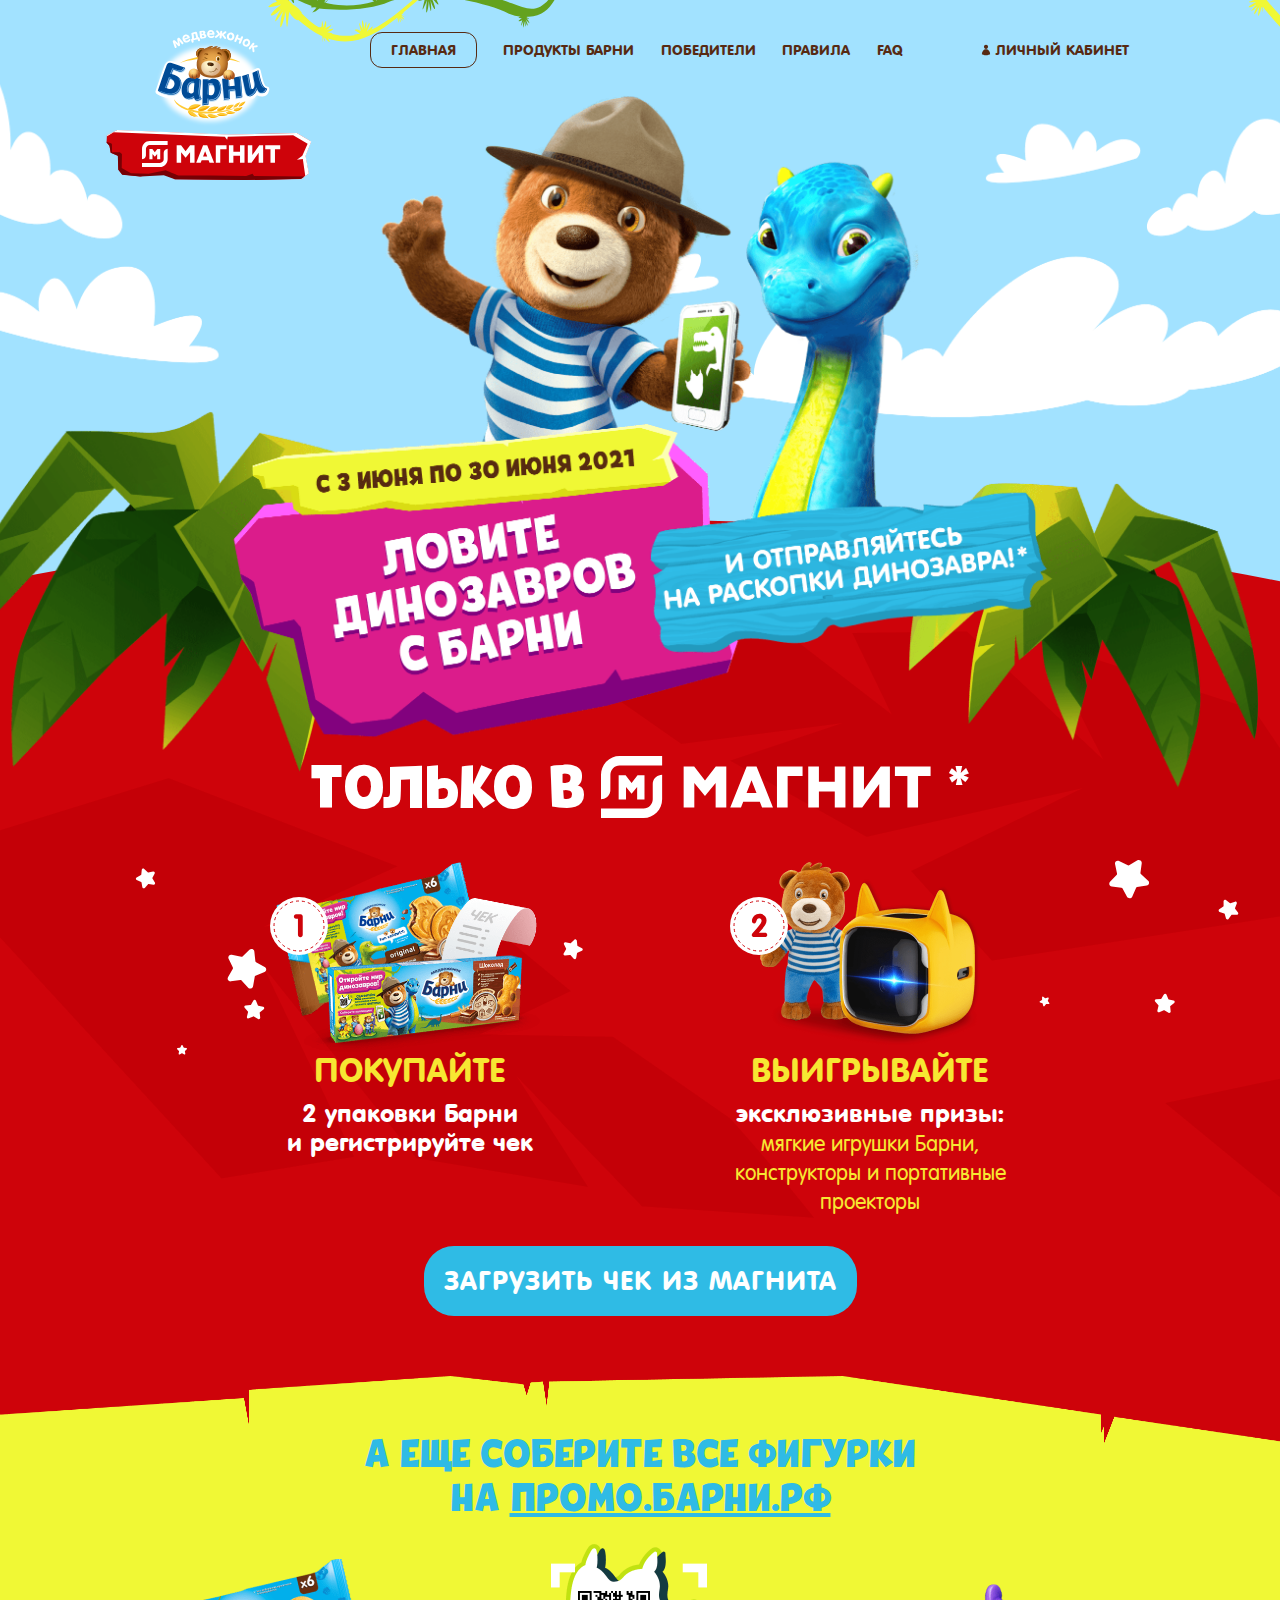
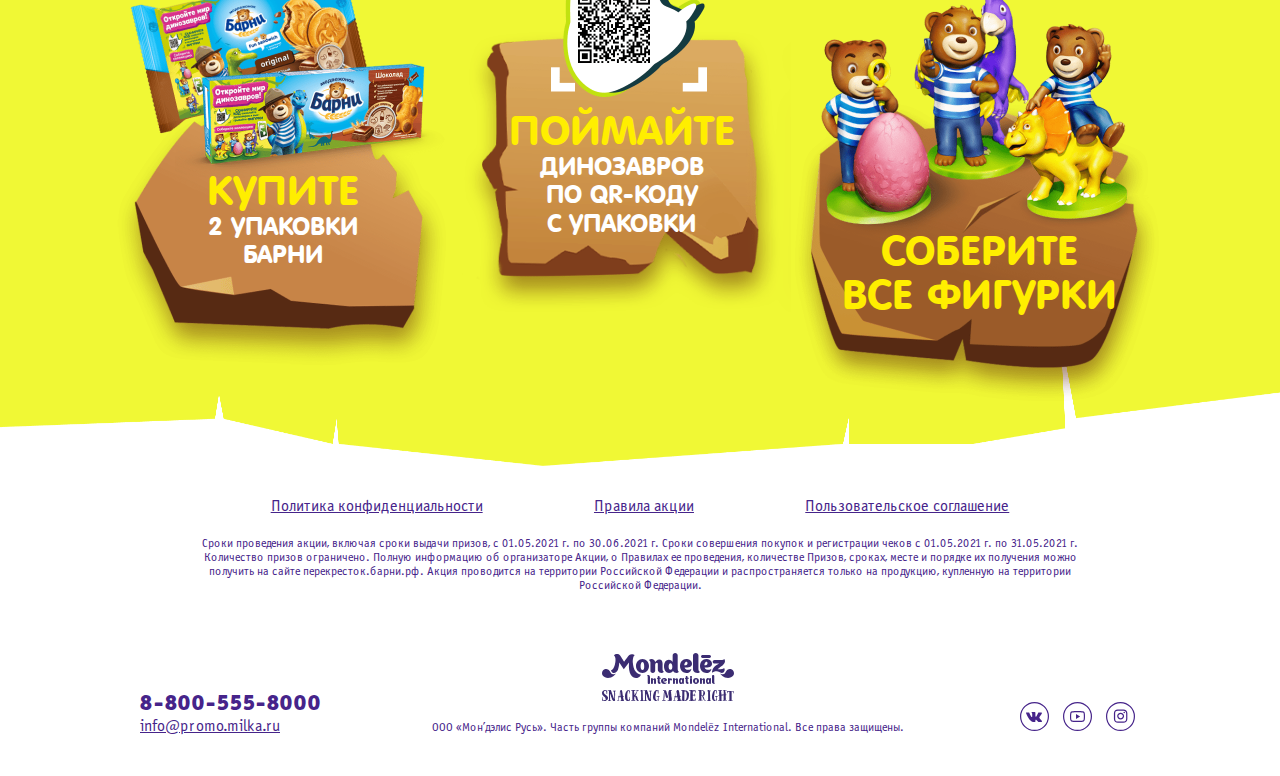
<file: index.html>
<!DOCTYPE html>
<html lang="en">
<head>
	<meta charset="UTF-8">
	<title>Barni & Dino</title>
	<meta http-equiv="X-UA-Compatible" content="IE=edge">
    <meta name="viewport" content="width=device-width, initial-scale=1.0, maximum-scale=1.0, minimum-scale=1.0, user-scalable=no">
    <meta name="format-detection" content="telephone=no">
    <link rel="icon" href="favicon.ico">
	<link rel="stylesheet" href="fonts/stylesheet.css">
	<link rel="stylesheet" href="libs/select2/select2.min.css">
	<link rel="stylesheet" href="libs/scrollbar/jquery.scrollbar.css">
	<link rel="stylesheet" href="css/styles.css">
	<!--[if lte IE 9]>
    <script src="http://phpbbex.com/oldies/oldies.js" charset="utf-8"></script>
    <script src="https://oss.maxcdn.com/html5shiv/3.7.3/html5shiv.min.js"></script>
    <script src="https://oss.maxcdn.com/respond/1.4.2/respond.min.js"></script>
    <![endif]-->
</head>
<body>
	<div class="wrapper">
		<div class="content">
			<header>
				<div class="liana1"></div>
				<div class="liana2 desktop-visible"></div>
				<div class="menu">
					<a href="index.html" class="logo">
						<img src="img/logo.svg" alt="">
					</a>
					<div class="magnit-logo">
						<img src="img/magnit-logo.svg" alt="">
					</div>
					<a href="#!" class="burger"></a>
					<nav class="menu-links">
						<a href="index.html" class="menu-link active">Главная</a>
						<a href="product.html" class="menu-link">Продукты барни</a>
						<a href="winners.html" class="menu-link">Победители</a>
						<a href="#!" class="menu-link" target="_blank">Правила</a>
						<a href="faq.html" class="menu-link">FAQ</a>
						<a href="lk.html" class="menu-link login-link pop-op" data-popup="auth">Личный кабинет</a>
					</nav>
				</div>
			</header>
			<section class="inner-page main-page">
				<div class="kv"></div>
				<div class="magnit-steps-block">
					<div class="paws-main-left desktop-visible"></div>
					<div class="paws-main-right desktop-visible"></div>
					<div class="container">
						<div class="magnit-steps-title">Только в <img src="img/magnit-logo-text.svg" alt=""> *</div>
						<div class="magnit-steps">
							<div class="magnit-step step1">
								<img src="img/star1.svg" alt="" class="star star1 desktop-visible">
								<img src="img/star2.svg" alt="" class="star star2 desktop-visible">
								<img src="img/star3.svg" alt="" class="star star3 desktop-visible">
								<img src="img/star4.svg" alt="" class="star star4 desktop-visible">
								<img src="img/star5.svg" alt="" class="star star5 desktop-visible">
								<div class="magnit-step-img">
									<img src="img/magnit-step1.png" alt="">
								</div>
								<div class="magnit-step-num"></div>
								<div class="magnit-step-title">Покупайте</div>
								<div class="magnit-step-text">2 упаковки Барни <br>и регистрируйте чек</div>
							</div>
							<div class="magnit-step step2">
								<img src="img/star6.svg" alt="" class="star star6 desktop-visible">
								<img src="img/star7.svg" alt="" class="star star7 desktop-visible">
								<img src="img/star8.svg" alt="" class="star star8 desktop-visible">
								<img src="img/star9.svg" alt="" class="star star9 desktop-visible">
								<img src="img/star10.svg" alt="" class="star star10 desktop-visible">
								<div class="magnit-step-img">
									<img src="img/magnit-step2.png" alt="">
								</div>
								<img src="img/magnit-step2-constructor.png" class="constructor-animation" alt="">
								<div class="magnit-step-num"></div>
								<div class="magnit-step-title">Выигрывайте</div>
								<div class="magnit-step-text">эксклюзивные призы: <br><span>мягкие игрушки Барни, <br>конструкторы и портативные проекторы</span></div>
							</div>
						</div>
						<div class="btn-wrapper main-btn-wrapper">
							<a href="#!" class="btn main-btn pop-op" data-popup="auth">Загрузить чек <br class="mobile-visible">из Магнита</a>
						</div>
					</div>
				</div>
				<div class="steps-block">
					<div class="container">
						<div class="steps-title">А еще соберите <br class="mobile-visible">все фигурки <br class="desktop-visible">на <br class="mobile-visible"><a href="https://промо.барни.рф" class="link">промо.барни.рф</a></div>
						<div class="steps">
							<div class="step step1">
								<div class="step-title">купите</div>
								<div class="step-text">2 упаковки <br>Барни</div>
							</div>
							<div class="step step2">
								<div class="step-title">поймайте</div>
								<div class="step-text">динозавров <br>по qr-коду <br>c упаковки</div>
							</div>
							<div class="step step3">
								<div class="step-title">соберите <br>все фигурки</div>
							</div>
						</div>
						<div class="btn-wrapper main-btn-wrapper mobile-visible">
							<a href="#!" class="btn main-btn">Перейти <br class="mobile-visible">в личный кабинет</a>
						</div>
					</div>
				</div>
			</section>
		</div>
		<footer>
			<div class="container">
				<div class="footer-links">
					<a href="#!" class="link" target="_blank">Политика конфиденциальности</a>
					<a href="#!" class="link" target="_blank">Правила акции</a>
					<a href="#!" class="link" target="_blank">Пользовательское соглашение</a>
				</div>
				<div class="footer-text">
					Сроки проведения акции, включая сроки выдачи призов, с 01.05.2021 г. по 30.06.2021 г. Сроки совершения покупок и регистрации чеков с 01.05.2021 г. по 31.05.2021 г. Количество призов ограничено. Полную информацию об организаторе Акции, о Правилах ее проведения, количестве Призов, сроках, месте и порядке их получения можно получить на сайте перекресток.барни.рф. Акция проводится на территории Российской Федерации и распространяется только на продукцию, купленную на территории Российской Федерации.
				</div>
				<div class="footer-wrapper">
					<div class="footer-contacts desktop-visible">
						<a href="tel:8-800-555-8000" class="footer-phone invert-link">8-800-555-8000</a>
						<a href="mailto:info@promo.milka.ru" class="footer-mail link">info@promo.milka.ru</a>
					</div>
					<div class="footer-copyright">
						<div class="mndlz">
							<img src="img/mndlz.svg" alt="">
						</div>
						<div class="copyright">ООО «Мон’дэлис Русь». Часть группы компаний Mondelēz International. Все права защищены.</div>
					</div>
					<div class="footer-socials">
						<a href="#!" target="_blank">
							<img src="img/vk.svg" alt="">
						</a>
						<a href="#!" target="_blank">
							<img src="img/yt.svg" alt="">
						</a>
						<a href="#!" target="_blank">
							<img src="img/inst.svg" alt="">
						</a>
					</div>
				</div>
			</div>
		</footer>
	</div>
	<div class="popups">
		<div id="auth" class="popup">
			<div class="popup__wrap">
				<a href="#!" class="close-popup js-close-popup">
					<svg width="18" height="18" viewBox="0 0 18 18" fill="none" xmlns="http://www.w3.org/2000/svg">
						<rect y="2.11719" width="2.9948" height="22.461" rx="1.4974" transform="rotate(-45 0 2.11719)" fill="#2FBBE5"/>
						<rect x="15.8823" width="2.9948" height="22.461" rx="1.4974" transform="rotate(45 15.8823 0)" fill="#2FBBE5"/>
					</svg>
				</a>
                <div class="popup__inner">
                    <div class="popup__title">Вход</div>
                    <div class="popup__error"></div>
                    <form class="popup-form">
                    	<div class="input-field">
                    		<input type="text" name="phone" class="phone-mask" placeholder="Телефон" required>
                    	</div>
                    	<div class="input-field mb40">
                    		<input type="password" name="password" class="pwd-input" placeholder="Пароль" required>
                    		<a href="#!" class="link restore-link pop-op" data-popup="restore-password">Забыли пароль?</a>
                    	</div>
                    	<div class="btn-wrapper">
							<button class="btn">Войти</button>
						</div>
                    </form>
                    <div class="reg-text">
                    	Если вы впервые на сайте, то вам необходимо
                    	<a href="#!" class="link popup-link pop-op" data-popup="reg">зарегистрироваться</a>
                    </div>
                </div>
            </div>
		</div>
		<div id="reg" class="popup">
			<div class="popup__wrap">
            	<div class="decor-bottom desktop-visible"></div>
				<a href="#!" class="close-popup js-close-popup">
					<svg width="18" height="18" viewBox="0 0 18 18" fill="none" xmlns="http://www.w3.org/2000/svg">
						<rect y="2.11719" width="2.9948" height="22.461" rx="1.4974" transform="rotate(-45 0 2.11719)" fill="#2FBBE5"/>
						<rect x="15.8823" width="2.9948" height="22.461" rx="1.4974" transform="rotate(45 15.8823 0)" fill="#2FBBE5"/>
					</svg>
				</a>
                <div class="popup__inner">
                    <div class="popup__title">Регистрация</div>
                    <div class="popup__error"></div>
                    <form class="popup-form">
                    	<div class="input-field">
                    		<input type="text" name="fio" placeholder="Ф.И.О." required>
                    	</div>
                    	<div class="input-field">
                    		<input type="text" name="email" placeholder="E-mail" required>                    		
                    	</div>
                    	<div class="input-field mb20">
                    		<input type="text" name="phone" class="phone-mask" placeholder="Телефон" required>                    		
                    	</div>
                    	<div class="popup__desc">Введите символы с картинки</div>
                    	<div class="captcha-wrap mb20">
                    		<div class="popup__error"></div>
                    		<div class="captcha-field">
                    			<img src="img/captcha.png" alt="" style="mix-blend-mode: multiply;"> <!-- убрать mix-blend-mode для капчи без белого фона -->
                    			<a href="#!" class="reload-captcha"></a>
                    		</div>
                    		<div class="input-field">
	                    		<input type="text" name="captcha" required>
	                    	</div>
                    	</div>
                    	<div class="checkbox-wrapper">
							<div class="input-field checkbox-field">
	                            <label for="check-rules" class="checkbox">
	                                <input id="check-rules" name="check-rules" type="checkbox" required>
	                                <span class="checkmark"></span>
	                                <span class="checkbox-text">Я согласен с <a href="#!" class="rules-link link" target="_blank">Правилами акции</a></span>
	                            </label> 
	                        </div>
	                        <div class="input-field checkbox-field">
	                            <label for="check-data" class="checkbox">
	                                <input id="check-data" name="check-data" type="checkbox" required>
	                                <span class="checkmark"></span>
	                                <span class="checkbox-text">Я согласен на обработку моих <a href="#!" class="rules-link link" target="_blank">персональных данных</a></span>
	                            </label> 
	                        </div>
	                        <div class="input-field checkbox-field">
	                            <label for="check-mndlz" class="checkbox">
	                                <input id="check-mndlz" name="check-mndlz" type="checkbox" required>
	                                <span class="checkmark"></span>
	                                <span class="checkbox-text">Я согласен получать рассылки по акциям Mondelez</span>
	                            </label> 
	                        </div>
						</div>
						<div class="btn-wrapper">
							<!-- <button class="btn">Отправить</button> -->
							<a href="#!" class="btn pop-op" data-popup="reg-success">Отправить</a>
						</div>
                    </form>
                </div>
            </div>
		</div>
		<div id="reg-success" class="popup">
			<div class="popup__wrap">
				<a href="#!" class="close-popup js-close-popup">
					<svg width="18" height="18" viewBox="0 0 18 18" fill="none" xmlns="http://www.w3.org/2000/svg">
						<rect y="2.11719" width="2.9948" height="22.461" rx="1.4974" transform="rotate(-45 0 2.11719)" fill="#2FBBE5"/>
						<rect x="15.8823" width="2.9948" height="22.461" rx="1.4974" transform="rotate(45 15.8823 0)" fill="#2FBBE5"/>
					</svg>
				</a>
                <div class="popup__inner">
                	<div class="popup__title mb20">Регистрация пройдена</div>
                    <div class="popup__desc">Пароль для входа на сайт <br>отправлен на почту, <br>указанную при регистрации</div>
                    <div class="btn-wrapper">
						<a href="#!" class="btn pop-op" data-popup="auth">Войти</a>
					</div>
                </div>
            </div>
		</div>
		<div id="restore-password" class="popup">
			<div class="popup__wrap">
				<a href="#!" class="close-popup js-close-popup">
					<svg width="18" height="18" viewBox="0 0 18 18" fill="none" xmlns="http://www.w3.org/2000/svg">
						<rect y="2.11719" width="2.9948" height="22.461" rx="1.4974" transform="rotate(-45 0 2.11719)" fill="#2FBBE5"/>
						<rect x="15.8823" width="2.9948" height="22.461" rx="1.4974" transform="rotate(45 15.8823 0)" fill="#2FBBE5"/>
					</svg>
				</a>
                <div class="popup__inner">
                    <div class="popup__title">Сброс пароля</div>
                    <form class="popup-form">
                    	<div class="popup__desc before-send">Введите свой телефон для восстановления пароля<br><br>Мы отправим смс с паролем</div>
                    	<div class="popup__desc after-send" style="display: none;">Пароль был отправлен в смс-сообщении</div>
                    	<div class="input-field">
                    		<input type="text" name="phone" class="phone-mask" placeholder="Телефон" required>
                    	</div>
                    	<div class="input-field mb30">
							<span class="clock-text" style="display: none;">Можно отправить повторно через <span class="clock"></span></span>
                    	</div>
                    	<div class="btn-wrapper">
							<button class="btn">Отправить</button>
						</div>
                    </form>
                </div>
            </div>
		</div>
		<div id="feedback-success" class="popup">
			<div class="popup__wrap">
				<a href="#!" class="close-popup js-close-popup">
					<svg width="18" height="18" viewBox="0 0 18 18" fill="none" xmlns="http://www.w3.org/2000/svg">
						<rect y="2.11719" width="2.9948" height="22.461" rx="1.4974" transform="rotate(-45 0 2.11719)" fill="#2FBBE5"/>
						<rect x="15.8823" width="2.9948" height="22.461" rx="1.4974" transform="rotate(45 15.8823 0)" fill="#2FBBE5"/>
					</svg>
				</a>
                <div class="popup__inner">
                	<div class="popup__title mb20">Ваше обращение <br>принято</div>
                    <div class="popup__desc">Ожидайте ответа <br>на указанную электронную почту. <br>Спасибо!</div>
                </div>
            </div>
		</div>
	</div>

	<script src="libs/jquery-3.5.1.min.js"></script>
	<script src="libs/select2/select2.min.js"></script>
	<script src="libs/jquery.validate.min.js"></script>
	<script src="libs/scrollbar/jquery.scrollbar.min.js"></script>
	<script src="libs/jquery.inputmask.min.js"></script>
	<script src="libs/jquery.countdown.min.js"></script>
	<script src="libs/slick.min.js"></script>
	<script src="libs/simpleParallax.min.js"></script>
	<script src="js/scripts.js"></script>
</body>
</html>
</file>
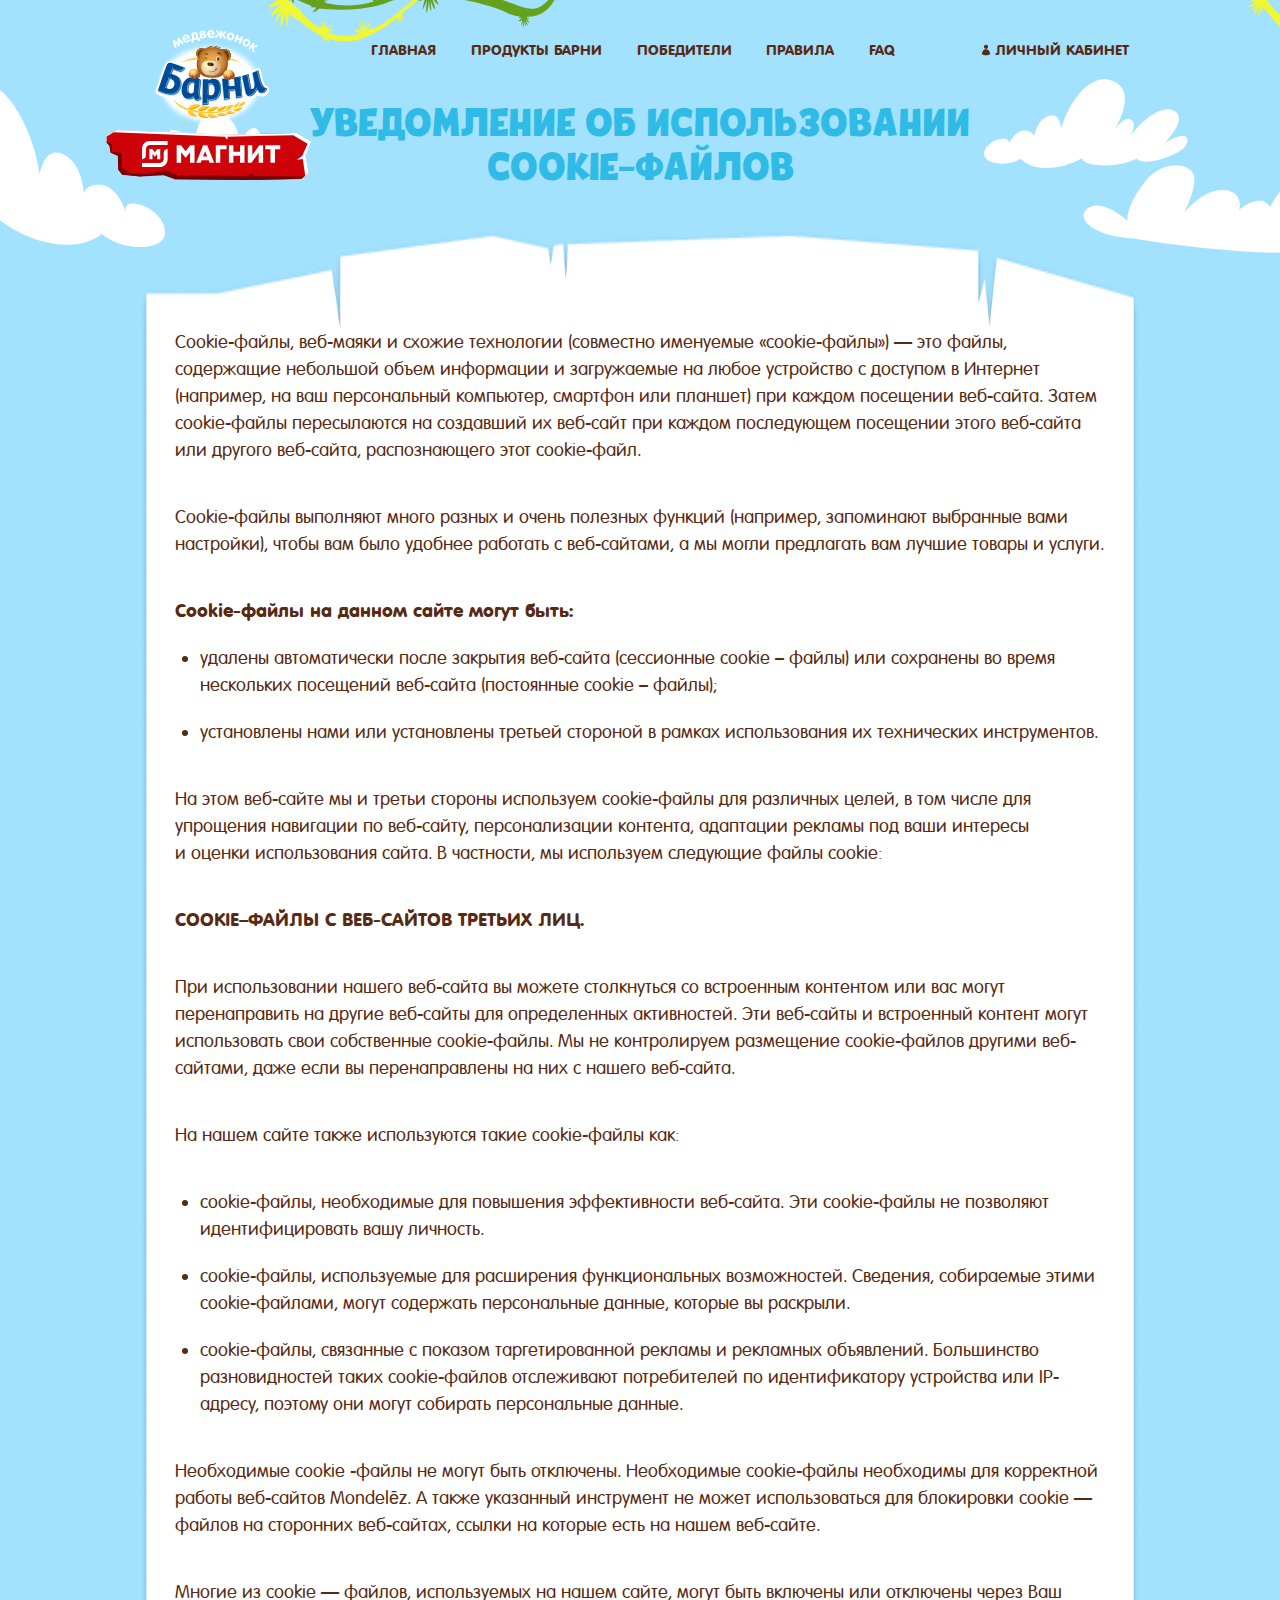
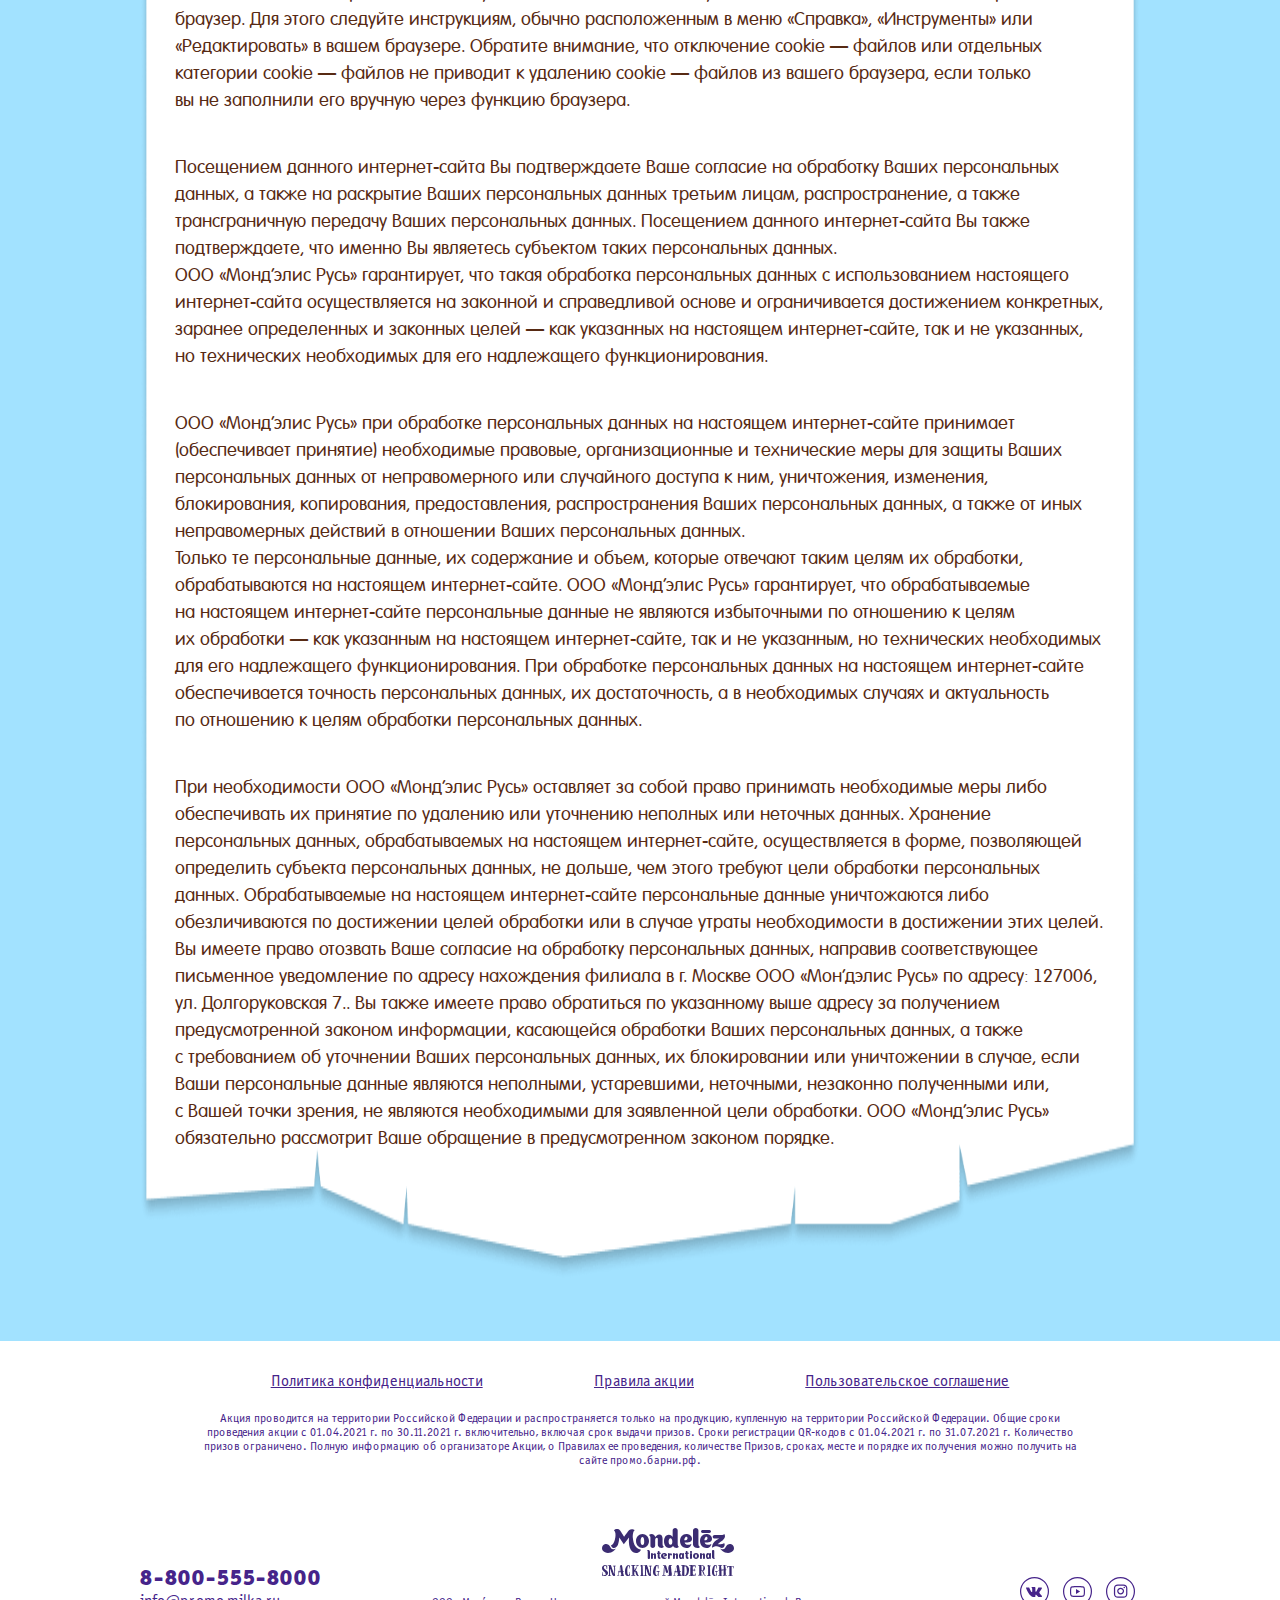
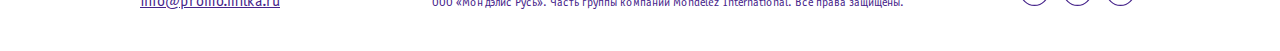
<file: cookies.html>
<!DOCTYPE html>
<html lang="en">
<head>
	<meta charset="UTF-8">
	<title>Barni & Dino</title>
	<meta http-equiv="X-UA-Compatible" content="IE=edge">
    <meta name="viewport" content="width=device-width, initial-scale=1.0, maximum-scale=1.0, minimum-scale=1.0, user-scalable=no">
    <meta name="format-detection" content="telephone=no">
    <link rel="icon" href="favicon.ico">
	<link rel="stylesheet" href="fonts/stylesheet.css">
	<link rel="stylesheet" href="libs/select2/select2.min.css">
	<link rel="stylesheet" href="libs/scrollbar/jquery.scrollbar.css">
	<link rel="stylesheet" href="css/styles.css">
	<!--[if lte IE 9]>
    <script src="http://phpbbex.com/oldies/oldies.js" charset="utf-8"></script>
    <script src="https://oss.maxcdn.com/html5shiv/3.7.3/html5shiv.min.js"></script>
    <script src="https://oss.maxcdn.com/respond/1.4.2/respond.min.js"></script>
    <![endif]-->
</head>
<body>
	<div class="wrapper">
		<div class="content">
			<header>
				<div class="liana1"></div>
				<div class="liana2 desktop-visible"></div>
				<div class="menu">
					<a href="index.html" class="logo">
						<img src="img/logo.svg" alt="">
					</a>
					<div class="magnit-logo">
						<img src="img/magnit-logo.svg" alt="">
					</div>
					<a href="#!" class="burger"></a>
					<nav class="menu-links">
						<a href="index.html" class="menu-link">Главная</a>
						<a href="product.html" class="menu-link">Продукты барни</a>
						<a href="winners.html" class="menu-link">Победители</a>
						<a href="#!" class="menu-link" target="_blank">Правила</a>
						<a href="faq.html" class="menu-link">FAQ</a>
						<a href="lk.html" class="menu-link login-link pop-op" data-popup="auth">Личный кабинет</a>
					</nav>
				</div>
			</header>
			<section class="inner-page cookies-page">
				<div id="bl_text" class="container">
					<div class="cloud1"></div>
					<div class="cloud2 desktop-visible"></div>
					<div class="cloud4"></div>
					<div class="cloud5 desktop-visible"></div>
					<h1 class="main-cookie-h1 page-title">Уведомление об <br class="mobile-visible">использовании <br>Cookie-файлов</h1>
					<div class="cookies-wrapper">
						<p>
				            Cookie-файлы, веб-маяки и&nbsp;схожие технологии (совместно именуемые &laquo;cookie-файлы&raquo;)&nbsp;&mdash; это файлы, содержащие небольшой объем информации и&nbsp;загружаемые на&nbsp;любое устройство с&nbsp;доступом в&nbsp;Интернет (например, на&nbsp;ваш персональный компьютер, смартфон или планшет) при каждом посещении веб-сайта. Затем cookie-файлы пересылаются на&nbsp;создавший их&nbsp;веб-сайт при каждом последующем посещении этого веб-сайта или другого веб-сайта, распознающего этот cookie-файл.
				        </p>
				        <p>
				            Cookie-файлы выполняют много разных и&nbsp;очень полезных функций (например, запоминают выбранные вами настройки), чтобы вам было удобнее работать с&nbsp;веб-сайтами, а&nbsp;мы&nbsp;могли предлагать вам лучшие товары и&nbsp;услуги.
				        </p>
				        <h3 class="main-cookie-h3">Cookie-файлы на данном сайте могут быть:</h3>
				        <ul class="cookie-text-ul">
				            <li><span>удалены автоматически после закрытия веб-сайта (сессионные cookie – файлы) или сохранены во время нескольких посещений веб-сайта (постоянные cookie – файлы);</span></li>
				            <li><span>установлены нами или установлены третьей стороной в рамках использования их технических инструментов.</span></li>
				        </ul>
				        <p>
				            На&nbsp;этом веб-сайте мы&nbsp;и&nbsp;третьи стороны используем cookie-файлы для различных целей, в&nbsp;том числе для упрощения навигации по&nbsp;веб-сайту, персонализации контента, адаптации рекламы под ваши интересы и&nbsp;оценки использования сайта. В&nbsp;частности, мы&nbsp;используем следующие файлы cookie:
				        </p>
				        <!-- OneTrust Cookies List start -->
				        <div id="ot-sdk-cookie-policy"></div>
				        <!-- OneTrust Cookies List end -->
				        <h2 class="main-cookie-h2">COOKIE–ФАЙЛЫ С ВЕБ-САЙТОВ ТРЕТЬИХ ЛИЦ.</h2>
				        <p>
				            При использовании нашего веб-сайта вы&nbsp;можете столкнуться со&nbsp;встроенным контентом или вас могут перенаправить на&nbsp;другие веб-сайты для определенных активностей. Эти веб-сайты и&nbsp;встроенный контент могут использовать свои собственные cookie-файлы. Мы&nbsp;не&nbsp;контролируем размещение cookie-файлов другими веб-сайтами, даже если вы&nbsp;перенаправлены на&nbsp;них с&nbsp;нашего веб-сайта.
				        </p>
				        <p>
				            На&nbsp;нашем сайте также используются такие cookie-файлы как:
				        </p>
				        <ul class="cookie-text-ul">
				            <li><span>cookie-файлы, необходимые для повышения эффективности веб-сайта. Эти cookie-файлы не&nbsp;позволяют идентифицировать вашу личность.</span></li>
				            <li><span>cookie-файлы, используемые для расширения функциональных возможностей. Сведения, собираемые этими cookie-файлами, могут содержать персональные данные, которые вы&nbsp;раскрыли.</span></li> 
				            <li><span>cookie-файлы, связанные с&nbsp;показом таргетированной рекламы и&nbsp;рекламных объявлений. Большинство разновидностей таких cookie-файлов отслеживают потребителей по&nbsp;идентификатору устройства или IP-адресу, поэтому они могут собирать персональные данные.</span></li>
				        </ul>
				        <p>
				            Необходимые cookie -файлы не&nbsp;могут быть отключены. Необходимые cookie-файлы необходимы для корректной работы веб-сайтов Mondelēz. А&nbsp;также указанный инструмент не&nbsp;может использоваться для блокировки cookie&nbsp;&mdash; файлов на&nbsp;сторонних веб-сайтах, ссылки на&nbsp;которые есть на&nbsp;нашем веб-сайте.
				        </p>
				        <p>
				            Многие из&nbsp;cookie&nbsp;&mdash; файлов, используемых на&nbsp;нашем сайте, могут быть включены или отключены через Ваш браузер. Для этого следуйте инструкциям, обычно расположенным в&nbsp;меню &laquo;Справка&raquo;, &laquo;Инструменты&raquo; или &laquo;Редактировать&raquo; в&nbsp;вашем браузере. Обратите внимание, что отключение cookie&nbsp;&mdash; файлов или отдельных категории cookie&nbsp;&mdash; файлов не&nbsp;приводит к&nbsp;удалению cookie&nbsp;&mdash; файлов из&nbsp;вашего браузера, если только вы&nbsp;не&nbsp;заполнили его вручную через функцию браузера.
				        </p>
				        <p>
						    Посещением данного интернет-сайта Вы&nbsp;подтверждаете Ваше согласие на&nbsp;обработку Ваших персональных данных, а&nbsp;также на&nbsp;раскрытие Ваших персональных данных третьим лицам, распространение, а&nbsp;также трансграничную передачу Ваших персональных данных. Посещением данного интернет-сайта Вы&nbsp;также подтверждаете, что именно&nbsp;Вы являетесь субъектом таких персональных данных. <br>
						    ООО &laquo;Монд&rsquo;элис Русь&raquo; гарантирует, что такая обработка персональных данных с&nbsp;использованием настоящего интернет-сайта осуществляется на&nbsp;законной и&nbsp;справедливой основе и&nbsp;ограничивается достижением конкретных, заранее определенных и&nbsp;законных целей&nbsp;&mdash; как указанных на&nbsp;настоящем интернет-сайте, так и&nbsp;не&nbsp;указанных, но&nbsp;технических необходимых для его надлежащего функционирования.
						</p>
						<p>
							ООО &laquo;Монд&rsquo;элис Русь&raquo; при обработке персональных данных на&nbsp;настоящем интернет-сайте принимает (обеспечивает принятие) необходимые правовые, организационные и&nbsp;технические меры для защиты Ваших персональных данных от&nbsp;неправомерного или случайного доступа к&nbsp;ним, уничтожения, изменения, блокирования, копирования, предоставления, распространения Ваших персональных данных, а&nbsp;также от&nbsp;иных неправомерных действий в&nbsp;отношении Ваших персональных данных. <br>
							Только те&nbsp;персональные данные, их&nbsp;содержание и&nbsp;объем, которые отвечают таким целям их&nbsp;обработки, обрабатываются на&nbsp;настоящем интернет-сайте. ООО &laquo;Монд&rsquo;элис Русь&raquo; гарантирует, что обрабатываемые на&nbsp;настоящем интернет-сайте персональные данные не&nbsp;являются избыточными по&nbsp;отношению к&nbsp;целям их&nbsp;обработки&nbsp;&mdash; как указанным на&nbsp;настоящем интернет-сайте, так и&nbsp;не&nbsp;указанным, но&nbsp;технических необходимых для его надлежащего функционирования. При обработке персональных данных на&nbsp;настоящем интернет-сайте обеспечивается точность персональных данных, их&nbsp;достаточность, а&nbsp;в&nbsp;необходимых случаях и&nbsp;актуальность по&nbsp;отношению к&nbsp;целям обработки персональных данных. 
						</p>
						<p> 
							При необходимости ООО &laquo;Монд&rsquo;элис Русь&raquo; оставляет за&nbsp;собой право принимать необходимые меры либо обеспечивать их&nbsp;принятие по&nbsp;удалению или уточнению неполных или неточных данных. Хранение персональных данных, обрабатываемых на&nbsp;настоящем интернет-сайте, осуществляется в&nbsp;форме, позволяющей определить субъекта персональных данных, не&nbsp;дольше, чем этого требуют цели обработки персональных данных. Обрабатываемые на&nbsp;настоящем интернет-сайте персональные данные уничтожаются либо обезличиваются по&nbsp;достижении целей обработки или в&nbsp;случае утраты необходимости в&nbsp;достижении этих целей. <br>
							Вы&nbsp;имеете право отозвать Ваше согласие на&nbsp;обработку персональных данных, направив соответствующее письменное уведомление по&nbsp;адресу нахождения филиала в&nbsp;г. Москве ООО &laquo;Мон&rsquo;дэлис Русь&raquo; по&nbsp;адресу: 127006, ул. Долгоруковская&nbsp;7.. Вы&nbsp;также имеете право обратиться по&nbsp;указанному выше адресу за&nbsp;получением предусмотренной законом информации, касающейся обработки Ваших персональных данных, а&nbsp;также с&nbsp;требованием об&nbsp;уточнении Ваших персональных данных, их&nbsp;блокировании или уничтожении в&nbsp;случае, если Ваши персональные данные являются неполными, устаревшими, неточными, незаконно полученными или, с&nbsp;Вашей точки зрения, не&nbsp;являются необходимыми для заявленной цели обработки. ООО &laquo;Монд&rsquo;элис Русь&raquo; обязательно рассмотрит Ваше обращение в&nbsp;предусмотренном законом порядке.
						</p>
					</div>
				</div>
			</section>
		</div>
		<footer>
			<div class="container">
				<div class="footer-links">
					<a href="#!" class="link" target="_blank">Политика конфиденциальности</a>
					<a href="#!" class="link" target="_blank">Правила акции</a>
					<a href="#!" class="link" target="_blank">Пользовательское соглашение</a>
				</div>
				<div class="footer-text">
					Акция проводится на территории Российской Федерации и распространяется только на продукцию, купленную на территории Российской Федерации. Общие сроки проведения акции с 01.04.2021 г. по 30.11.2021 г. включительно, включая срок выдачи призов. Сроки регистрации QR-кодов с 01.04.2021 г. по 31.07.2021 г. Количество призов ограничено. Полную информацию об организаторе Акции, о Правилах ее проведения, количестве Призов, сроках, месте и порядке их получения можно получить на сайте промо.барни.рф.
				</div>
				<div class="footer-wrapper">
					<div class="footer-contacts">
						<a href="tel:8-800-555-8000" class="footer-phone invert-link">8-800-555-8000</a>
						<a href="mailto:info@promo.milka.ru" class="footer-mail link">info@promo.milka.ru</a>
					</div>
					<div class="footer-copyright">
						<div class="mndlz">
							<img src="img/mndlz.svg" alt="">
						</div>
						<div class="copyright">ООО «Мон’дэлис Русь». Часть группы компаний Mondelēz International. Все права защищены.</div>
					</div>
					<div class="footer-socials">
						<a href="#!" target="_blank">
							<img src="img/vk.svg" alt="">
						</a>
						<a href="#!" target="_blank">
							<img src="img/yt.svg" alt="">
						</a>
						<a href="#!" target="_blank">
							<img src="img/inst.svg" alt="">
						</a>
					</div>
				</div>
			</div>
		</footer>
	</div>
	<div class="popups">
		<div id="auth" class="popup">
			<div class="popup__wrap">
				<a href="#!" class="close-popup js-close-popup">
					<svg width="18" height="18" viewBox="0 0 18 18" fill="none" xmlns="http://www.w3.org/2000/svg">
						<rect y="2.11719" width="2.9948" height="22.461" rx="1.4974" transform="rotate(-45 0 2.11719)" fill="#2FBBE5"/>
						<rect x="15.8823" width="2.9948" height="22.461" rx="1.4974" transform="rotate(45 15.8823 0)" fill="#2FBBE5"/>
					</svg>
				</a>
                <div class="popup__inner">
                    <div class="popup__title">Вход</div>
                    <div class="popup__error"></div>
                    <form class="popup-form">
                    	<div class="input-field">
                    		<input type="text" name="phone" class="phone-mask" placeholder="Телефон" required>
                    	</div>
                    	<div class="input-field mb40">
                    		<input type="password" name="password" class="pwd-input" placeholder="Пароль" required>
                    		<a href="#!" class="link restore-link pop-op" data-popup="restore-password">Забыли пароль?</a>
                    	</div>
                    	<div class="btn-wrapper">
							<button class="btn">Войти</button>
						</div>
                    </form>
                    <div class="reg-text">
                    	Если вы впервые на сайте, то вам необходимо
                    	<a href="#!" class="link popup-link pop-op" data-popup="reg">зарегистрироваться</a>
                    </div>
                </div>
            </div>
		</div>
		<div id="reg" class="popup">
			<div class="popup__wrap">
            	<div class="decor-bottom desktop-visible"></div>
				<a href="#!" class="close-popup js-close-popup">
					<svg width="18" height="18" viewBox="0 0 18 18" fill="none" xmlns="http://www.w3.org/2000/svg">
						<rect y="2.11719" width="2.9948" height="22.461" rx="1.4974" transform="rotate(-45 0 2.11719)" fill="#2FBBE5"/>
						<rect x="15.8823" width="2.9948" height="22.461" rx="1.4974" transform="rotate(45 15.8823 0)" fill="#2FBBE5"/>
					</svg>
				</a>
                <div class="popup__inner">
                    <div class="popup__title">Регистрация</div>
                    <div class="popup__error"></div>
                    <form class="popup-form">
                    	<div class="input-field">
                    		<input type="text" name="fio" placeholder="Ф.И.О." required>
                    	</div>
                    	<div class="input-field">
                    		<input type="text" name="email" placeholder="E-mail" required>                    		
                    	</div>
                    	<div class="input-field mb20">
                    		<input type="text" name="phone" class="phone-mask" placeholder="Телефон" required>                    		
                    	</div>
                    	<div class="popup__desc">Введите символы с картинки</div>
                    	<div class="captcha-wrap mb20">
                    		<div class="popup__error"></div>
                    		<div class="captcha-field">
                    			<img src="img/captcha.png" alt="" style="mix-blend-mode: multiply;"> <!-- убрать mix-blend-mode для капчи без белого фона -->
                    			<a href="#!" class="reload-captcha"></a>
                    		</div>
                    		<div class="input-field">
	                    		<input type="text" name="captcha" required>
	                    	</div>
                    	</div>
                    	<div class="checkbox-wrapper">
							<div class="input-field checkbox-field">
	                            <label for="check-rules" class="checkbox">
	                                <input id="check-rules" name="check-rules" type="checkbox" required>
	                                <span class="checkmark"></span>
	                                <span class="checkbox-text">Я согласен с <a href="#!" class="rules-link link" target="_blank">Правилами акции</a></span>
	                            </label> 
	                        </div>
	                        <div class="input-field checkbox-field">
	                            <label for="check-data" class="checkbox">
	                                <input id="check-data" name="check-data" type="checkbox" required>
	                                <span class="checkmark"></span>
	                                <span class="checkbox-text">Я согласен на обработку моих <a href="#!" class="rules-link link" target="_blank">персональных данных</a></span>
	                            </label> 
	                        </div>
	                        <div class="input-field checkbox-field">
	                            <label for="check-mndlz" class="checkbox">
	                                <input id="check-mndlz" name="check-mndlz" type="checkbox" required>
	                                <span class="checkmark"></span>
	                                <span class="checkbox-text">Я согласен получать рассылки по акциям Mondelez</span>
	                            </label> 
	                        </div>
						</div>
						<div class="btn-wrapper">
							<!-- <button class="btn">Отправить</button> -->
							<a href="#!" class="btn pop-op" data-popup="reg-success">Отправить</a>
						</div>
                    </form>
                </div>
            </div>
		</div>
		<div id="reg-success" class="popup">
			<div class="popup__wrap">
				<a href="#!" class="close-popup js-close-popup">
					<svg width="18" height="18" viewBox="0 0 18 18" fill="none" xmlns="http://www.w3.org/2000/svg">
						<rect y="2.11719" width="2.9948" height="22.461" rx="1.4974" transform="rotate(-45 0 2.11719)" fill="#2FBBE5"/>
						<rect x="15.8823" width="2.9948" height="22.461" rx="1.4974" transform="rotate(45 15.8823 0)" fill="#2FBBE5"/>
					</svg>
				</a>
                <div class="popup__inner">
                	<div class="popup__title mb20">Регистрация пройдена</div>
                    <div class="popup__desc">Пароль для входа на сайт <br>отправлен на почту, <br>указанную при регистрации</div>
                    <div class="btn-wrapper">
						<a href="#!" class="btn pop-op" data-popup="auth">Войти</a>
					</div>
                </div>
            </div>
		</div>
		<div id="restore-password" class="popup">
			<div class="popup__wrap">
				<a href="#!" class="close-popup js-close-popup">
					<svg width="18" height="18" viewBox="0 0 18 18" fill="none" xmlns="http://www.w3.org/2000/svg">
						<rect y="2.11719" width="2.9948" height="22.461" rx="1.4974" transform="rotate(-45 0 2.11719)" fill="#2FBBE5"/>
						<rect x="15.8823" width="2.9948" height="22.461" rx="1.4974" transform="rotate(45 15.8823 0)" fill="#2FBBE5"/>
					</svg>
				</a>
                <div class="popup__inner">
                    <div class="popup__title">Сброс пароля</div>
                    <form class="popup-form">
                    	<div class="popup__desc before-send">Введите свой телефон для восстановления пароля<br><br>Мы отправим смс с паролем</div>
                    	<div class="popup__desc after-send" style="display: none;">Пароль был отправлен в смс-сообщении</div>
                    	<div class="input-field">
                    		<input type="text" name="phone" class="phone-mask" placeholder="Телефон" required>
                    	</div>
                    	<div class="input-field mb30">
							<span class="clock-text" style="display: none;">Можно отправить повторно через <span class="clock"></span></span>
                    	</div>
                    	<div class="btn-wrapper">
							<button class="btn">Отправить</button>
						</div>
                    </form>
                </div>
            </div>
		</div>
		<div id="feedback-success" class="popup">
			<div class="popup__wrap">
				<a href="#!" class="close-popup js-close-popup">
					<svg width="18" height="18" viewBox="0 0 18 18" fill="none" xmlns="http://www.w3.org/2000/svg">
						<rect y="2.11719" width="2.9948" height="22.461" rx="1.4974" transform="rotate(-45 0 2.11719)" fill="#2FBBE5"/>
						<rect x="15.8823" width="2.9948" height="22.461" rx="1.4974" transform="rotate(45 15.8823 0)" fill="#2FBBE5"/>
					</svg>
				</a>
                <div class="popup__inner">
                	<div class="popup__title mb20">Ваше обращение <br>принято</div>
                    <div class="popup__desc">Ожидайте ответа <br>на указанную электронную почту. <br>Спасибо!</div>
                </div>
            </div>
		</div>
	</div>

	<script src="libs/jquery-3.5.1.min.js"></script>
	<script src="libs/select2/select2.min.js"></script>
	<script src="libs/jquery.validate.min.js"></script>
	<script src="libs/scrollbar/jquery.scrollbar.min.js"></script>
	<script src="libs/jquery.inputmask.min.js"></script>
	<script src="libs/jquery.countdown.min.js"></script>
	<script src="libs/slick.min.js"></script>
	<script src="js/scripts.js"></script>
</body>
</html>
</file>
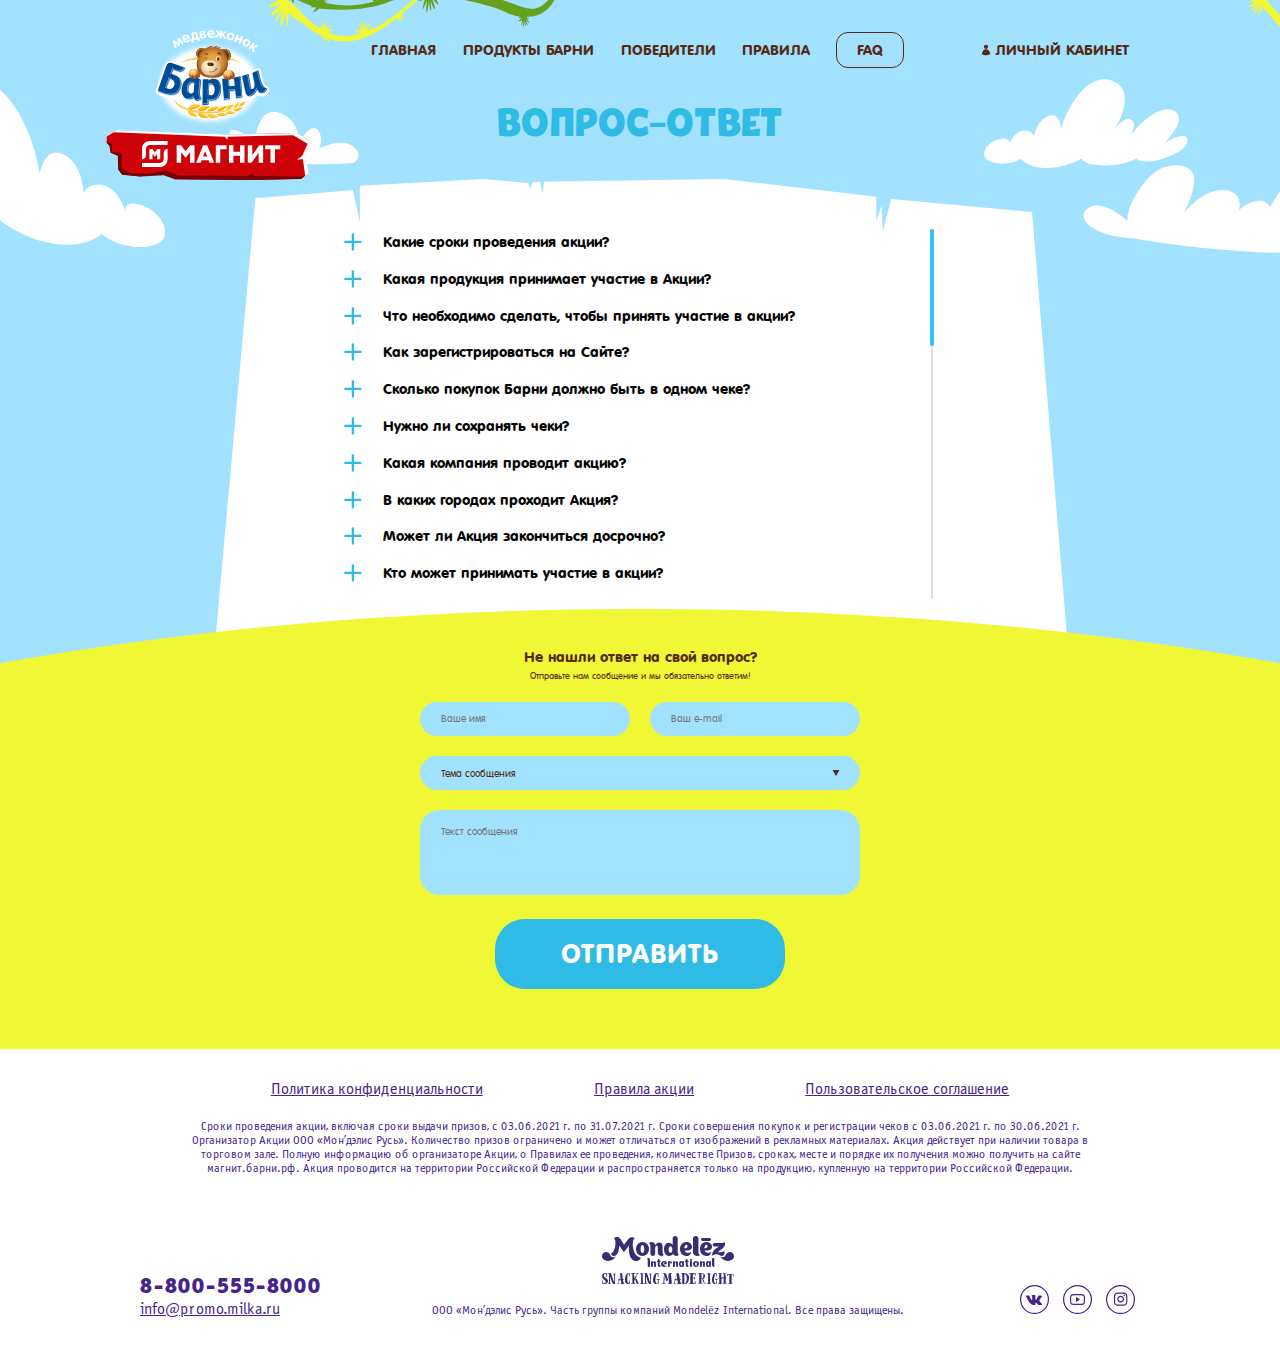
<file: faq.html>
<!DOCTYPE html>
<html lang="en">
<head>
	<meta charset="UTF-8">
	<title>Barni & Dino</title>
	<meta http-equiv="X-UA-Compatible" content="IE=edge">
    <meta name="viewport" content="width=device-width, initial-scale=1.0, maximum-scale=1.0, minimum-scale=1.0, user-scalable=no">
    <meta name="format-detection" content="telephone=no">
    <link rel="icon" href="favicon.ico">
	<link rel="stylesheet" href="fonts/stylesheet.css">
	<link rel="stylesheet" href="libs/select2/select2.min.css">
	<link rel="stylesheet" href="libs/scrollbar/jquery.scrollbar.css">
	<link rel="stylesheet" href="css/styles.css">
	<!--[if lte IE 9]>
    <script src="http://phpbbex.com/oldies/oldies.js" charset="utf-8"></script>
    <script src="https://oss.maxcdn.com/html5shiv/3.7.3/html5shiv.min.js"></script>
    <script src="https://oss.maxcdn.com/respond/1.4.2/respond.min.js"></script>
    <![endif]-->
</head>
<body>
	<div class="wrapper">
		<div class="content">
			<header>
				<div class="liana1"></div>
				<div class="liana2 desktop-visible"></div>
				<div class="menu">
					<a href="index.html" class="logo">
						<img src="img/logo.svg" alt="">
					</a>
					<div class="magnit-logo">
						<img src="img/magnit-logo.svg" alt="">
					</div>
					<a href="#!" class="burger"></a>
					<nav class="menu-links">
						<a href="index.html" class="menu-link">Главная</a>
						<a href="product.html" class="menu-link">Продукты барни</a>
						<a href="winners.html" class="menu-link">Победители</a>
						<a href="#!" class="menu-link" target="_blank">Правила</a>
						<a href="faq.html" class="menu-link active">FAQ</a>
						<a href="lk.html" class="menu-link login-link pop-op" data-popup="auth">Личный кабинет</a>
					</nav>
				</div>
			</header>
			<section class="inner-page faq-page">
				<div class="container">
					<div class="cloud1 desktop-visible"></div>
					<div class="cloud2 desktop-visible"></div>
					<div class="cloud4 desktop-visible"></div>
					<div class="cloud5 desktop-visible"></div>
					<div class="page-title">Вопрос-ответ</div>
					<div class="faq-container">
						<div class="faq-wrap accordion-wrap">
							<div class="faq-item">
								<div class="faq-item-title accordion-title">Какие сроки проведения акции?</div>
								<div class="faq-item-text">
									•	Общие сроки проведения Акции: с «03» июня 2021 г. по «31» июля 2021 г (включительно). <br>
									•	Срок приобретения Продукции покупателем для участия в Акции: с «03» июня 2021 года по «30» июня 2021 года (включительно).<br>
									•	Срок регистрации чеков для участия в Акции: с «03» июня 2021 года по «30» июня 2021 года (включительно).<br>
									•	Срок определения Победителей Акции: с «08» июня 2021 года по «06» июля 2021 года (включительно).<br>
									•	Срок вручения Призов Победителям Акции: с «09» июня 2021 года по «31» июля 2021 года (включительно).<br>

									Все сроки зафиксированы по московскому времени.
								</div>
							</div>
							<div class="faq-item">
								<div class="faq-item-title accordion-title">Какая продукция принимает участие в Акции?</div>
								<div class="faq-item-text">
									•	Пирожное бисквитное «Медвежонок Барни» Фан Сэндвич с начинкой с кусочками темного шоколада – оригинальный вкус, 180 г.<br>
									•	Пирожное бисквитное «Медвежонок Барни» Фан Сэндвич с какао и с начинкой с кусочками темного шоколада, 180 г.<br>
									•	Пирожное бисквитное Барни Фан Сэндвич с измельченным печеньем «OREO» и c кусочками темного шоколада 180 гр.<br>
									•	Пирожное бисквитное с шоколадной начинкой «Медвежонок Барни», 150 г.<br>
									•	Пирожное бисквитное с молочной начинкой «Медвежонок Барни», 150 г.<br>
									•	Пирожное бисквитное с бананово-йогуртовой начинкой «Медвежонок Барни», 150 г.<br>
									•	Пирожное бисквитное с начинкой со вкусом вареного сгущенного молока «Медвежонок Барни», 150 г.<br>
									•	Пирожное бисквитное с шоколадной начинкой и начинкой со вкусом ореха «Медвежонок Барни» Дуо, 150 г.<br>
									•	Пирожное бисквитное с малиновой начинкой и начинкой со вкусом кокоса «Медвежонок Барни» Дуо, 150 г.<br>
									•	Пирожное бисквитное с клубничной начинкой и начинкой со вкусом ванили «Медвежонок Барни» Дуо, 150 г.<br>
									•	Пирожное бисквитное с шоколадной начинкой «Медвежонок Барни», 240 г.<br>
									•	Пирожное бисквитное с молочной начинкой «Медвежонок Барни», 240 г.
								</div>
							</div>
							<div class="faq-item">
								<div class="faq-item-title accordion-title">Что необходимо сделать, чтобы принять участие в акции?</div>
								<div class="faq-item-text">
									1.	Приобрести в любом магазине сети «Магнит» не менее 2 упаковок бисквитов «Медвежонок Барни» из Акционного списка в одном чеке. <br>
									2.	Зарегистрировать Чек на сайте магнит.барни.рф<br>

									К участию в Акции не допускаются Чеки, регистрируемые повторно, некорректно введенные/написанные, вымышленные.
								</div>
							</div>
							<div class="faq-item">
								<div class="faq-item-title accordion-title">Как зарегистрироваться на Сайте?</div>
								<div class="faq-item-text">
									Для регистрации Вам необходимо зайти на сайт магнит.барни.рф и ввести свои Фамилию, Имя, Отчество, согласно документу, удостоверяющему личность, номер мобильного телефона, адрес электронного почтового ящика и пройти верификацию (т.е. подтвердить правильность введения электронной почты путем ввода кода подтверждения отправленного на электронный адрес, указанный при регистрации), подтвердить согласие на обработку Персональных Данных.
								</div>
							</div>
							<div class="faq-item">
								<div class="faq-item-title accordion-title">Сколько покупок Барни должно быть в одном чеке?</div>
								<div class="faq-item-text">
									Для того чтобы принять участие в Акции, необходимо купить 2 упаковки бисквитов «Медвежонок Барни», зарегистрированных в одном чеке.
								</div>
							</div>
							<div class="faq-item">
								<div class="faq-item-title accordion-title">Нужно ли сохранять чеки?</div>
								<div class="faq-item-text">
									Чеки за покупку Продукции, необходимо сохранять в течение всего периода проведения Акции. Оператор/Организатор вправе потребовать от Участника предоставления оригинала Чека  для подтверждения факта покупки Продукции в течение всего периода проведения Акции.
								</div>
							</div>
							<div class="faq-item">
								<div class="faq-item-title accordion-title">Какая компания проводит акцию?</div>
								<div class="faq-item-text">
									Организатором Акции является ООО «Мон’дэлис Русь». Место нахождения: Россия, 601123, г. Покров, Владимирская область, Петушинский р-н, ул. Франца Штольверка, д. 10. Банковские реквизиты: ИНН: 3321020710 КПП: 997150001, р/с 40702810500000100331 в ООО Эйч-эс-би-си Банк (РР), 115054, Россия, Москва, Павелецкая площадь, д.2, стр.2, к/с 30101810400000000351, БИК: 044525351. <br>
									 
									Оператором Акции является НАО «ЭМГ Промо». Место нахождения: Россия, 117105, г. Москва, вн.тер.г. Муниципальный округ Донской, Варшавское ш., д.1, стр.17, ИНН 7701632924.
								</div>
							</div>
							<div class="faq-item">
								<div class="faq-item-title accordion-title">В каких городах проходит Акция?</div>
								<div class="faq-item-text">
									Акция проводится во всех магазинах сети «Магнит» на территории Российской Федерации и распространяется только на продукцию, купленную на территории Российской Федерации.
								</div>
							</div>
							<div class="faq-item">
								<div class="faq-item-title accordion-title">Может ли Акция закончиться досрочно?</div>
								<div class="faq-item-text">
									Организатор Акции вправе изменять условия данной Акции в течение всего срока проведения Акции, предварительно уведомив Участников Акции на сайте за три календарных дня до вступления изменений в силу.
								</div>
							</div>
							<div class="faq-item">
								<div class="faq-item-title accordion-title">Кто может принимать участие в акции?</div>
								<div class="faq-item-text">
									К участию допускаются совершеннолетние дееспособные лица, являющиеся гражданами Российской Федерации, постоянно проживающие на территории Российской Федерации.
								</div>
							</div>
							<div class="faq-item">
								<div class="faq-item-title accordion-title">Если я не являюсь гражданином РФ, могу я участвовать?</div>
								<div class="faq-item-text">
									К сожалению, нет, так как в Акции имеют право принимать участие только граждане РФ, постоянно проживающие на ее территории.
								</div>
							</div>
							<div class="faq-item">
								<div class="faq-item-title accordion-title">Могу ли я участвовать, если я являюсь гражданином другого государства, но проживаю на территории РФ (или наоборот)?</div>
								<div class="faq-item-text">
									К сожалению, нет, так как в Акции могут принимать участие граждане Российской Федерации, постоянно проживающие на ее территории.
								</div>
							</div>
							<div class="faq-item">
								<div class="faq-item-title accordion-title">Если я являюсь гражданином РФ, но проживаю на территории другого государства, могу я участвовать в Акции?</div>
								<div class="faq-item-text">
									К сожалению, нет, так как к участию в Акции допускаются лица, являющиеся гражданами Российской Федерации, постоянно проживающие на территории Российской Федерации.
								</div>
							</div>
							<div class="faq-item">
								<div class="faq-item-title accordion-title">Сколько чеков я могу зарегистрировать в сутки?</div>
								<div class="faq-item-text">
									Один Участник может зарегистрировать не более 10 чеков в сутки.
								</div>
							</div>
							<div class="faq-item">
								<div class="faq-item-title accordion-title">Какие призы и в каком количестве можно выиграть в Акции?</div>
								<div class="faq-item-text">
									Еженедельные Призы: <br>

									•	Приз №1 - Портативный проектор Cinemood – 4 штуки;<br>
									•	Приз №2 - Набор конструктора Lego – 40 штук;<br>
									•	Приз №3 - Мягкая игрушка Барни – 200 штук;<br>

									Еженедельно разыгрывается 1 (один) Приз №1, 10 (десять) Призов №2, 50 (пятьдесят) Призов №3.
								</div>
							</div>
							<div class="faq-item">
								<div class="faq-item-title accordion-title">Сколько призов можно выиграть в течении акции?</div>
								<div class="faq-item-text">
									Один Участник может выиграть не более 1 Еженедельного Приза.
								</div>
							</div>
							<div class="faq-item">
								<div class="faq-item-title accordion-title">Когда происходит розыгрыш Еженедельных Призов?</div>
								<div class="faq-item-text">
									Розыгрыш Еженедельных Призов происходит: <br>

									•	За период с 1 по 6 июня  2021г. - 8 июня 2021 года в 18:00<br>
									•	За период с 7 по 13 июня 2021г. - 15 июня 2021 года в 18:00<br>
									•	За период с 14 по 20 июня 2021г.  - 22 июня 2021 года в 18:00<br>
									•	За период с 21 по 30 июня 2021г. - 6 июля 2021 года в 18:00
								</div>
							</div>
							<div class="faq-item">
								<div class="faq-item-title accordion-title">В какие сроки происходит выдача Еженедельных Призов?</div>
								<div class="faq-item-text">
									Выдача Еженедельных Призов происходит с «03» июня 2021 года по «31» июля 2021 года (включительно).
								</div>
							</div>
							<div class="faq-item">
								<div class="faq-item-title accordion-title">Как осуществляется выдача Еженедельных Призов?</div>
								<div class="faq-item-text">
									Еженедельные Призы передаются Победителю через курьерскую службу. Для доставки Еженедельных Призов курьерской службой, Победителю необходимо указать адрес доставки в Личном кабинете на Сайте магнит.барни.рф в течение 72 часов с момента выбора фигурки из списка в Личном кабинете
								</div>
							</div>
							<div class="faq-item">
								<div class="faq-item-title accordion-title">Какую информацию необходимо предоставить, чтобы получить Еженедельный Приз?</div>
								<div class="faq-item-text">
									Для получения Еженедельного Приза Победителю необходимо предоставить Оператору Акции на электронную почту magnit@barni.promo следующую информацию,  в течение 72 часов, с момента оповещения о выигрыше: <br>
									•	Подтвердить номер мобильного телефона, который был указан при регистрации на сайте;<br>
									•	Указать адрес для доставки приза в Личном кабинете на сайте магнит.барни.рф, созданном при регистрации;
								</div>
							</div>
							<div class="faq-item">
								<div class="faq-item-title accordion-title">Как я узнаю, что выиграл приз?</div>
								<div class="faq-item-text">
									Информация о выигранных призах отображается в Личном кабинете на Сайте Акции, а так же вам придет письмо на электронную почту, указанную при регистрации, с информацией о выигрыше.
								</div>
							</div>
							<div class="faq-item">
								<div class="faq-item-title accordion-title">В каких случаях Организатор может запретить участнику дальнейшее участие в Акции?</div>
								<div class="faq-item-text">
									•	Организатор или Оператор Акции на свое собственное усмотрение может признать недействительными заявки на участие, а также запретить дальнейшее участие в Акции любому лицу, которое подделывает или извлекает выгоду из любой подделки процесса подачи заявок на участие, или нарушает правила Акции <br>
									•	 Если у Организатора или Оператора Акции есть предположения в том, что предоставленная Участником информация при регистрации неверна, неполна, ошибочна или неточна, дальнейшее участие в акции может быть запрещено;<br>
									•	 Если у Организатора или Оператора Акции есть сомнения/основания полагать, что Участник совершает мошеннические действия его кандидатура на роль Победителя рассматриваться не будет.
								</div>
							</div>
							<div class="faq-item">
								<div class="faq-item-title accordion-title">Нужно ли мне платить налоги на приз? Или платить что-то для получения приза?</div>
								<div class="faq-item-text">
									Нет. Само по себе получение Победителями Баллов настоящей Акции не влечет за собой обязанности по уплате НДФЛ.
								</div>
							</div>
							<div class="faq-item">
								<div class="faq-item-title accordion-title">Могу ли я получить в денежном эквиваленте свой приз?</div>
								<div class="faq-item-text">
									Нет, выдача призов в денежном эквиваленте не предусмотрена Правилами Акции.
								</div>
							</div>
							<div class="faq-item">
								<div class="faq-item-title accordion-title">В каких случаях Организатор может отказать Победителю в выдаче Приза?</div>
								<div class="faq-item-text">
									Организатор может отказать победителю в выдаче приза, в случае, если Участник отказался от Призов, либо не предоставил в течение 72 часов данные и документы, запрашиваемые Оператором Акции.
								</div>
							</div>
							<div class="faq-item">
								<div class="faq-item-title accordion-title">Я несколько раз ввел неверно код и больше не могу его ввести еще раз, почему?</div>
								<div class="faq-item-text">
									В целях исключения злоупотреблений, если Участник Акции регистрирует подряд 5 неверных Кодов на Сайте, то Участнику блокируется доступ к участию в Акции на 24 часа.
								</div>
							</div>
							<div class="faq-item">
								<div class="faq-item-title accordion-title">Могут ли мои личные данные быть использованы компанией в других целях?</div>
								<div class="faq-item-text">
									Нет. Персональные данные собираются с целью отправки Победителю Приза, сообщений победителю о выигрыше, информации о продукции Организатора и проводимых им мероприятиях, рекламных предложений, а также с целью проведения маркетингового анализа и подготовки статистической информации, а также иных целей, необходимых в соответствии с законодательством Российской Федерации.
								</div>
							</div>
							<div class="faq-item">
								<div class="faq-item-title accordion-title">Где можно ознакомиться с полными правилами акции?</div>
								<div class="faq-item-text">
									С полными Правилами Акции вы можете ознакомиться по <a href="/Rules.pdf" class="link" target="_blank">ссылке</a> <br>
									Дополнительную интересующую информацию об условиях участия и проведения Акции, можно узнать на сайте Акции магнит.барни.рф, заполнив форму обратной связи, а также отправив письмо на электронный ящик magnit@barni.promo, или по  телефону горячий линии: 8-800-555-80-00 (звонки на территории Российской Федерации бесплатные).
								</div>
							</div>
						</div>
					</div>
					<div class="yellow-bg"></div>
					<div class="feedback-wrap">
						<div class="feedback-title">Не нашли ответ на свой вопрос?</div>
						<div class="feedback-desc">Отправьте нам сообщение и мы обязательно ответим!</div>
						<form class="feedback-form">
							<div class="input-double">
								<div class="input-field">
		                    		<input type="text" name="name" placeholder="Ваше имя" required>
		                    	</div>
		                    	<div class="input-field">
		                    		<input type="text" name="email" placeholder="Ваш e-mail" required>
		                    	</div>
							</div>
	                    	<div class="input-field">
	                    		<div class="select feedback-select">
									<select name="ThemeId" data-placeholder="Тема сообщения" required>
		                                <option value=""></option>
	                                    <option value="1">Вопрос по работе сайта</option>
	                                    <option value="2">Вопрос по правилам акции</option>
	                                    <option value="3">Вопрос по продукции</option>
	                                    <option value="4">Вопрос по призам</option>
	                                    <option value="5">Другое</option>
		                            </select>
								</div>
	                    	</div>
	                    	<div class="input-field">
	                    		<textarea name="message" placeholder="Текст сообщения" required></textarea>
	                    	</div>
	                    	<div class="btn-wrapper">
								<button class="btn">Отправить</button>
							</div>
						</form>
					</div>
				</div>
			</section>
		</div>
		<footer>
			<div class="container">
				<div class="footer-links">
					<a href="#!" class="link" target="_blank">Политика конфиденциальности</a>
					<a href="#!" class="link" target="_blank">Правила акции</a>
					<a href="#!" class="link" target="_blank">Пользовательское соглашение</a>
				</div>
				<div class="footer-text">
					Сроки проведения акции, включая сроки выдачи призов, с 03.06.2021 г. по 31.07.2021 г. Сроки совершения покупок и регистрации чеков с 03.06.2021 г. по 30.06.2021 г. Организатор Акции ООО «Мон’дэлис Русь». Количество призов ограничено и может отличаться от изображений в рекламных материалах. Акция действует при наличии товара в торговом зале. Полную информацию об организаторе Акции, о Правилах ее проведения, количестве Призов, сроках, месте и порядке их получения можно получить на сайте магнит.барни.рф. Акция проводится на территории Российской Федерации и распространяется только на продукцию, купленную на территории Российской Федерации.
				</div>
				<div class="footer-wrapper">
					<div class="footer-contacts">
						<a href="tel:8-800-555-8000" class="footer-phone invert-link">8-800-555-8000</a>
						<a href="mailto:info@promo.milka.ru" class="footer-mail link">info@promo.milka.ru</a>
					</div>
					<div class="footer-copyright">
						<div class="mndlz">
							<img src="img/mndlz.svg" alt="">
						</div>
						<div class="copyright">ООО «Мон’дэлис Русь». Часть группы компаний Mondelēz International. Все права защищены.</div>
					</div>
					<div class="footer-socials">
						<a href="#!" target="_blank">
							<img src="img/vk.svg" alt="">
						</a>
						<a href="#!" target="_blank">
							<img src="img/yt.svg" alt="">
						</a>
						<a href="#!" target="_blank">
							<img src="img/inst.svg" alt="">
						</a>
					</div>
				</div>
			</div>
		</footer>
	</div>
	<div class="popups">
		<div id="auth" class="popup">
			<div class="popup__wrap">
				<a href="#!" class="close-popup js-close-popup">
					<svg width="18" height="18" viewBox="0 0 18 18" fill="none" xmlns="http://www.w3.org/2000/svg">
						<rect y="2.11719" width="2.9948" height="22.461" rx="1.4974" transform="rotate(-45 0 2.11719)" fill="#2FBBE5"/>
						<rect x="15.8823" width="2.9948" height="22.461" rx="1.4974" transform="rotate(45 15.8823 0)" fill="#2FBBE5"/>
					</svg>
				</a>
                <div class="popup__inner">
                    <div class="popup__title">Вход</div>
                    <div class="popup__error"></div>
                    <form class="popup-form">
                    	<div class="input-field">
                    		<input type="text" name="email" placeholder="Ваша почта" required>
                    	</div>
                    	<div class="input-field mb40">
                    		<input type="password" name="password" class="pwd-input" placeholder="Ваш пароль" required>
                    		<a href="#!" class="link restore-link pop-op" data-popup="restore-password">Забыли пароль?</a>
                    	</div>
                    	<div class="btn-wrapper">
							<button class="btn">Войти</button>
						</div>
                    </form>
                    <div class="reg-text">
                    	Если вы впервые на сайте, то вам необходимо
                    	<a href="#!" class="link popup-link pop-op" data-popup="reg">зарегистрироваться</a>
                    </div>
                </div>
            </div>
		</div>
		<div id="reg" class="popup">
			<div class="popup__wrap">
            	<div class="decor-bottom desktop-visible"></div>
				<a href="#!" class="close-popup js-close-popup">
					<svg width="18" height="18" viewBox="0 0 18 18" fill="none" xmlns="http://www.w3.org/2000/svg">
						<rect y="2.11719" width="2.9948" height="22.461" rx="1.4974" transform="rotate(-45 0 2.11719)" fill="#2FBBE5"/>
						<rect x="15.8823" width="2.9948" height="22.461" rx="1.4974" transform="rotate(45 15.8823 0)" fill="#2FBBE5"/>
					</svg>
				</a>
                <div class="popup__inner">
                    <div class="popup__title">Регистрация</div>
                    <div class="popup__error"></div>
                    <form class="popup-form">
                    	<div class="input-field">
                    		<input type="text" name="lastName" placeholder="Фамилия" required>
                    	</div>
                    	<div class="input-field">
                    		<input type="text" name="firstName" placeholder="Имя" required>
                    	</div>
                    	<div class="input-field">
                    		<input type="text" name="patronymic" placeholder="Отчество" required>
                    	</div>
                    	<div class="input-field">
                    		<input type="text" name="email" placeholder="E-mail" required>                    		
                    	</div>
                    	<div class="input-field mb20">
                    		<input type="text" name="phone" class="phone-mask" placeholder="Мобильный телефон" required>                    		
                    	</div>
                    	<div class="popup__desc">Введите символы с картинки</div>
                    	<div class="captcha-wrap mb20">
                    		<div class="popup__error"></div>
                    		<div class="captcha-field">
                    			<img src="img/captcha.png" alt="" style="mix-blend-mode: multiply;"> <!-- убрать mix-blend-mode для капчи без белого фона -->
                    			<a href="#!" class="reload-captcha"></a>
                    		</div>
                    		<div class="input-field">
	                    		<input type="text" name="captcha" required>
	                    	</div>
                    	</div>
                    	<div class="checkbox-wrapper">
							<div class="input-field checkbox-field">
	                            <label for="check-rules" class="checkbox">
	                                <input id="check-rules" name="check-rules" type="checkbox" required>
	                                <span class="checkmark"></span>
	                                <span class="checkbox-text">Я согласен с <a href="#!" class="rules-link link" target="_blank">Правилами акции</a></span>
	                            </label> 
	                        </div>
	                        <div class="input-field checkbox-field">
	                            <label for="check-data" class="checkbox">
	                                <input id="check-data" name="check-data" type="checkbox" required>
	                                <span class="checkmark"></span>
	                                <span class="checkbox-text">Я согласен на обработку моих <a href="#!" class="rules-link link" target="_blank">персональных данных</a></span>
	                            </label> 
	                        </div>
	                        <div class="input-field checkbox-field">
	                            <label for="check-mndlz" class="checkbox">
	                                <input id="check-mndlz" name="check-mndlz" type="checkbox" required>
	                                <span class="checkmark"></span>
	                                <span class="checkbox-text">Я согласен получать рассылки по акциям Mondelez</span>
	                            </label> 
	                        </div>
						</div>
						<div class="btn-wrapper">
							<!-- <button class="btn">Отправить</button> -->
							<a href="#!" class="btn pop-op" data-popup="reg-success">Отправить</a>
						</div>
                    </form>
                </div>
            </div>
		</div>
		<div id="reg-success" class="popup">
			<div class="popup__wrap">
				<a href="#!" class="close-popup js-close-popup">
					<svg width="18" height="18" viewBox="0 0 18 18" fill="none" xmlns="http://www.w3.org/2000/svg">
						<rect y="2.11719" width="2.9948" height="22.461" rx="1.4974" transform="rotate(-45 0 2.11719)" fill="#2FBBE5"/>
						<rect x="15.8823" width="2.9948" height="22.461" rx="1.4974" transform="rotate(45 15.8823 0)" fill="#2FBBE5"/>
					</svg>
				</a>
                <div class="popup__inner">
                	<div class="popup__title mb20">Регистрация пройдена</div>
                    <div class="popup__desc">Пароль для входа на сайт <br>отправлен на почту, <br>указанную при регистрации</div>
                    <div class="btn-wrapper">
						<a href="#!" class="btn pop-op" data-popup="auth">Войти</a>
					</div>
                </div>
            </div>
		</div>
		<div id="restore-password" class="popup">
			<div class="popup__wrap">
				<a href="#!" class="close-popup js-close-popup">
					<svg width="18" height="18" viewBox="0 0 18 18" fill="none" xmlns="http://www.w3.org/2000/svg">
						<rect y="2.11719" width="2.9948" height="22.461" rx="1.4974" transform="rotate(-45 0 2.11719)" fill="#2FBBE5"/>
						<rect x="15.8823" width="2.9948" height="22.461" rx="1.4974" transform="rotate(45 15.8823 0)" fill="#2FBBE5"/>
					</svg>
				</a>
                <div class="popup__inner">
                    <div class="popup__title">Сброс пароля</div>
                    <form class="popup-form">
                    	<div class="popup__desc before-send">Введите свой телефон для восстановления пароля<br><br>Мы отправим смс с паролем</div>
                    	<div class="popup__desc after-send" style="display: none;">Пароль был отправлен в смс-сообщении</div>
                    	<div class="input-field">
                    		<input type="text" name="phone" class="phone-mask" placeholder="Телефон" required>
                    	</div>
                    	<div class="input-field mb30">
							<span class="clock-text" style="display: none;">Можно отправить повторно через <span class="clock"></span></span>
                    	</div>
                    	<div class="btn-wrapper">
							<button class="btn">Отправить</button>
						</div>
                    </form>
                </div>
            </div>
		</div>
		<div id="feedback-success" class="popup">
			<div class="popup__wrap">
				<a href="#!" class="close-popup js-close-popup">
					<svg width="18" height="18" viewBox="0 0 18 18" fill="none" xmlns="http://www.w3.org/2000/svg">
						<rect y="2.11719" width="2.9948" height="22.461" rx="1.4974" transform="rotate(-45 0 2.11719)" fill="#2FBBE5"/>
						<rect x="15.8823" width="2.9948" height="22.461" rx="1.4974" transform="rotate(45 15.8823 0)" fill="#2FBBE5"/>
					</svg>
				</a>
                <div class="popup__inner">
                	<div class="popup__title mb20">Ваше обращение <br>принято</div>
                    <div class="popup__desc">Ожидайте ответа <br>на указанную электронную почту. <br>Спасибо!</div>
                </div>
            </div>
		</div>
	</div>

	<script src="libs/jquery-3.5.1.min.js"></script>
	<script src="libs/select2/select2.min.js"></script>
	<script src="libs/jquery.validate.min.js"></script>
	<script src="libs/scrollbar/jquery.scrollbar.min.js"></script>
	<script src="libs/jquery.inputmask.min.js"></script>
	<script src="libs/jquery.countdown.min.js"></script>
	<script src="libs/slick.min.js"></script>
	<script src="js/scripts.js"></script>
</body>
</html>
</file>
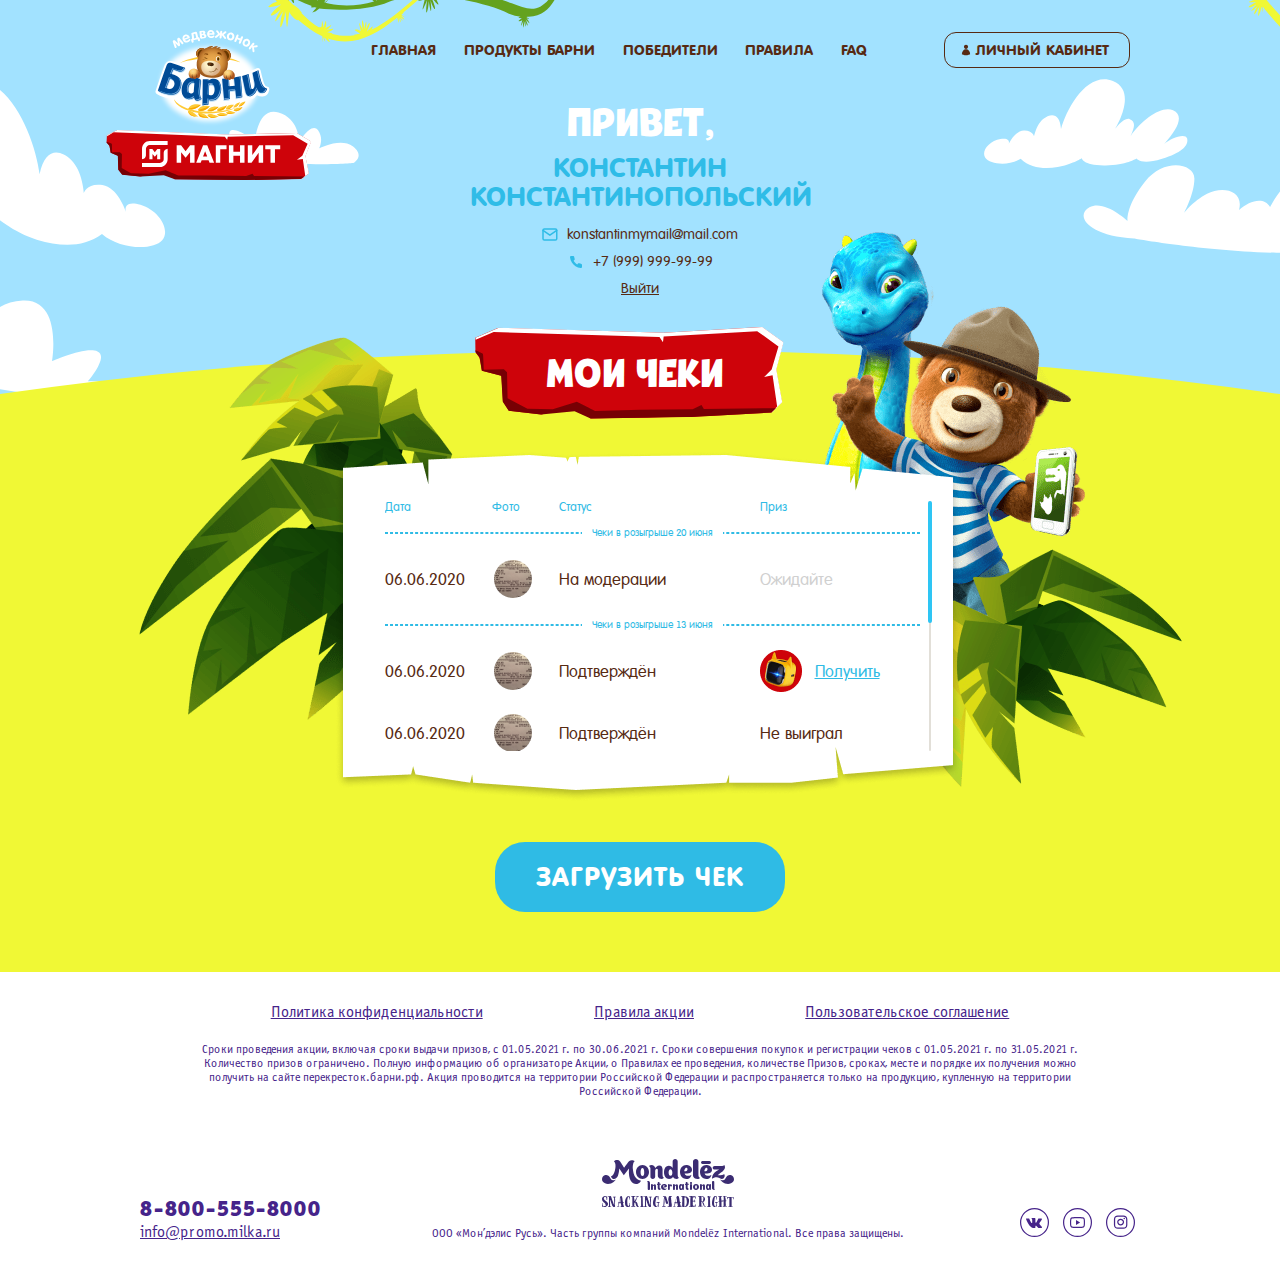
<file: lk.html>
<!DOCTYPE html>
<html lang="en">
<head>
	<meta charset="UTF-8">
	<title>Barni & Dino</title>
	<meta http-equiv="X-UA-Compatible" content="IE=edge">
    <meta name="viewport" content="width=device-width, initial-scale=1.0, maximum-scale=1.0, minimum-scale=1.0, user-scalable=no">
    <meta name="format-detection" content="telephone=no">
    <link rel="icon" href="favicon.ico">
	<link rel="stylesheet" href="fonts/stylesheet.css">
	<link rel="stylesheet" href="libs/select2/select2.min.css">
	<link rel="stylesheet" href="libs/scrollbar/jquery.scrollbar.css">
	<link rel="stylesheet" href="css/styles.css">
	<!--[if lte IE 9]>
    <script src="http://phpbbex.com/oldies/oldies.js" charset="utf-8"></script>
    <script src="https://oss.maxcdn.com/html5shiv/3.7.3/html5shiv.min.js"></script>
    <script src="https://oss.maxcdn.com/respond/1.4.2/respond.min.js"></script>
    <![endif]-->
</head>
<body>
	<div class="wrapper">
		<div class="content">
			<header>
				<div class="liana1"></div>
				<div class="liana2 desktop-visible"></div>
				<div class="menu">
					<a href="index.html" class="logo">
						<img src="img/logo.svg" alt="">
					</a>
					<div class="magnit-logo">
						<img src="img/magnit-logo.svg" alt="">
					</div>
					<a href="#!" class="burger"></a>
					<nav class="menu-links">
						<a href="index.html" class="menu-link">Главная</a>
						<a href="product.html" class="menu-link">Продукты барни</a>
						<a href="winners.html" class="menu-link">Победители</a>
						<a href="#!" class="menu-link" target="_blank">Правила</a>
						<a href="faq.html" class="menu-link">FAQ</a>
						<a href="lk.html" class="menu-link login-link active">Личный кабинет</a>
					</nav>
				</div>
			</header>
			<section class="inner-page lk-page">
				<div class="container">
					<div class="cloud1"></div>
					<div class="cloud2 desktop-visible"></div>
					<div class="cloud3 desktop-visible"></div>
					<div class="cloud4"></div>
					<div class="cloud5 desktop-visible"></div>
					<div class="page-title">Привет,</div>
					<div class="profile-info">
						<div class="profile-name">
							Константин <br>Константинопольский
						</div>
						<div class="profile-contact profile-mail">konstantinmymail@mail.com</div>
						<div class="profile-contact profile-phone">+7 (999) 999-99-99</div>
						<a href="index.html" class="logout-link link">Выйти</a>
					</div>
					<div class="tabs">
						<div class="tab tab-trigger active" data-tab="tab-checks">мои чеки</div>
					</div>
					<div class="tabs-content">
						<div class="tab-item tab-checks active">
							<div class="yellow-bg"></div>
							<!-- <div class="lk-announce">
								Вы ещё не загрузили ни одного чека. <br>Загружайте чеки и получите шансы выиграть призы <br>от Барни и сети «Магнит»!
							</div> -->
							<div class="lk-table-wrapper">
								<div class="palm-lk desktop-visible"></div>
								<div class="barni-lk desktop-visible"></div>
								<div class="palm-lk-right desktop-visible"></div>
								<div class="table-wrapper lk-table">
									<table>
										<thead>
											<tr>
												<th class="desktop-visible">Дата</th>
												<th class="desktop-visible">Фото</th>
												<th class="mobile-visible">Чек</th>
												<th>Статус</th>
												<th>Приз</th>
											</tr>
										</thead>
										<tbody>
											<tr>
												<td colspan="4" class="td-separate"><span>Чеки в розыгрыше 20 июня</span></td>
											</tr>
											<tr>
												<td class="desktop-visible">06.06.2020</td>
												<td class="desktop-visible">
													<div class="check-preview">
														<img src="img/check.png" alt="">
													</div>
												</td>
												<td class="mobile-visible">
													<div class="check-preview">
														<img src="img/check.png" alt="">
													</div>
													<div class="check-text">
														<span>06.06.2020</span>
													</div>
												</td>
												<td>На модерации</td>
												<td><span class="wait">Ожидайте</span></td>
											</tr>
											<tr>
												<td colspan="4" class="td-separate"><span>Чеки в розыгрыше 13 июня</span></td>
											</tr>
											<tr>
												<td class="desktop-visible">06.06.2020</td>
												<td class="desktop-visible">
													<div class="check-preview">
														<img src="img/check.png" alt="">
													</div>
												</td>
												<td class="mobile-visible">
													<div class="check-preview">
														<img src="img/check.png" alt="">
													</div>
													<div class="check-text">
														<span>06.06.2020</span>
													</div>
												</td>
												<td>Подтверждён</td>
												<td>
													<a href="#!" class="desktop-visible get-prize tooltip-link" data-tooltip="get-prize-tooltip">
														<img src="img/projector-icon.png" alt="">
														<span class="link">Получить</span>
													</a>
													<a href="#!" class="mobile-visible get-prize pop-op" data-popup="get-prize-projector">
														<img src="img/projector-icon.png" alt="">
														<span class="link">Получить</span>
													</a>
												</td>
											</tr>
											<tr>
												<td class="desktop-visible">06.06.2020</td>
												<td class="desktop-visible">
													<div class="check-preview">
														<img src="img/check.png" alt="">
													</div>
												</td>
												<td class="mobile-visible">
													<div class="check-preview">
														<img src="img/check.png" alt="">
													</div>
													<div class="check-text">
														<span>06.06.2020</span>
													</div>
												</td>
												<td>Подтверждён</td>
												<td>Не выиграл</td>
											</tr>
											<tr>
												<td class="desktop-visible">06.06.2020</td>
												<td class="desktop-visible">
													<div class="check-preview">
														<img src="img/check.png" alt="">
													</div>
												</td>
												<td class="mobile-visible">
													<div class="check-preview">
														<img src="img/check.png" alt="">
													</div>
													<div class="check-text">
														<span>06.06.2020</span>
													</div>
												</td>
												<td>На модерации</td>
												<td><span class="wait">Ожидайте</span></td>
											</tr>
											<tr>
												<td class="desktop-visible rejected">06.06.2020</td>
												<td class="desktop-visible rejected">
													<div class="check-preview">
														<img src="img/check.png" alt="">
													</div>
												</td>
												<td class="mobile-visible rejected">
													<div class="check-preview">
														<img src="img/check.png" alt="">
													</div>
													<div class="check-text">
														<span>06.06.2020</span>
													</div>
												</td>
												<td class="rejected"><a href="#!" class="link pop-op" data-popup="check-rejected">Отклонен</a></td>
												<td>
													<img src="img/reject.svg" alt="">
												</td>
											</tr>
											<tr>
												<td class="desktop-visible">06.06.2020</td>
												<td class="desktop-visible">
													<div class="check-preview">
														<img src="img/check.png" alt="">
													</div>
												</td>
												<td class="mobile-visible">
													<div class="check-preview">
														<img src="img/check.png" alt="">
													</div>
													<div class="check-text">
														<span>06.06.2020</span>
													</div>
												</td>
												<td>Подтверждён</td>
												<td>
													<a href="#!" class="get-prize pop-op" data-popup="get-prize">
														<img src="img/bear-icon.png" alt="">
														<span class="link">Получить</span>
													</a>
												</td>
											</tr>
											<tr>
												<td class="desktop-visible">06.06.2020</td>
												<td class="desktop-visible">
													<div class="check-preview">
														<img src="img/check.png" alt="">
													</div>
												</td>
												<td class="mobile-visible">
													<div class="check-preview">
														<img src="img/check.png" alt="">
													</div>
													<div class="check-text">
														<span>06.06.2020</span>
													</div>
												</td>
												<td>Подтверждён</td>
												<td>
													<a href="#!" class="get-prize pop-op" data-popup="get-prize">
														<img src="img/constructor-icon.png" alt="">
														<span class="link">Получить</span>
													</a>
												</td>
											</tr>
										</tbody>
									</table>
								</div>
								<div id="get-prize-tooltip" class="tooltip">
									<a href="#!" class="close-tooltip"></a>
									<div class="tooltip-qr-img"><img src="img/projector-icon.png" alt=""></div>
									<div class="tooltip-qr-title">Приз ваш!</div>
									<div class="tooltip-qr-text">
										Для получения приза, необходимо будет предоставить нам следующие документы: копию первой страницы паспорта и страницы с пропиской, копию ИНН, адрес проживания и контактный телефон для связи. <br><br>
										Ожидайте запрос документов на электронную почту, указанную при регистрации на сайте. Либо пишите нам на <a href="mailto:magnit@barni.promo" class="link">magnit@barni.promo</a>
									</div>
								</div>
							</div>
							<div class="btn-wrapper">
								<a href="#!" class="btn pop-op" data-popup="check-upload">Загрузить чек</a>
							</div>
						</div>
					</div>
				</div>
			</section>
		</div>
		<footer>
			<div class="container">
				<div class="footer-links">
					<a href="#!" class="link" target="_blank">Политика конфиденциальности</a>
					<a href="#!" class="link" target="_blank">Правила акции</a>
					<a href="#!" class="link" target="_blank">Пользовательское соглашение</a>
				</div>
				<div class="footer-text">
					Сроки проведения акции, включая сроки выдачи призов, с 01.05.2021 г. по 30.06.2021 г. Сроки совершения покупок и регистрации чеков с 01.05.2021 г. по 31.05.2021 г. Количество призов ограничено. Полную информацию об организаторе Акции, о Правилах ее проведения, количестве Призов, сроках, месте и порядке их получения можно получить на сайте перекресток.барни.рф. Акция проводится на территории Российской Федерации и распространяется только на продукцию, купленную на территории Российской Федерации.
				</div>
				<div class="footer-wrapper">
					<div class="footer-contacts">
						<a href="tel:8-800-555-8000" class="footer-phone invert-link">8-800-555-8000</a>
						<a href="mailto:info@promo.milka.ru" class="footer-mail link">info@promo.milka.ru</a>
					</div>
					<div class="footer-copyright">
						<div class="mndlz">
							<img src="img/mndlz.svg" alt="">
						</div>
						<div class="copyright">ООО «Мон’дэлис Русь». Часть группы компаний Mondelēz International. Все права защищены.</div>
					</div>
					<div class="footer-socials">
						<a href="#!" target="_blank">
							<img src="img/vk.svg" alt="">
						</a>
						<a href="#!" target="_blank">
							<img src="img/yt.svg" alt="">
						</a>
						<a href="#!" target="_blank">
							<img src="img/inst.svg" alt="">
						</a>
					</div>
				</div>
			</div>
		</footer>
	</div>
	<div class="popups">
		<div id="auth" class="popup">
			<div class="popup__wrap">
				<a href="#!" class="close-popup js-close-popup">
					<svg width="18" height="18" viewBox="0 0 18 18" fill="none" xmlns="http://www.w3.org/2000/svg">
						<rect y="2.11719" width="2.9948" height="22.461" rx="1.4974" transform="rotate(-45 0 2.11719)" fill="#2FBBE5"/>
						<rect x="15.8823" width="2.9948" height="22.461" rx="1.4974" transform="rotate(45 15.8823 0)" fill="#2FBBE5"/>
					</svg>
				</a>
                <div class="popup__inner">
                    <div class="popup__title">Вход</div>
                    <div class="popup__error"></div>
                    <form class="popup-form">
                    	<div class="input-field">
                    		<input type="text" name="phone" class="phone-mask" placeholder="Телефон" required>
                    	</div>
                    	<div class="input-field mb40">
                    		<input type="password" name="password" class="pwd-input" placeholder="Пароль" required>
                    		<a href="#!" class="link restore-link pop-op" data-popup="restore-password">Забыли пароль?</a>
                    	</div>
                    	<div class="btn-wrapper">
							<button class="btn">Войти</button>
						</div>
                    </form>
                    <div class="reg-text">
                    	Если вы впервые на сайте, то вам необходимо
                    	<a href="#!" class="link popup-link pop-op" data-popup="reg">зарегистрироваться</a>
                    </div>
                </div>
            </div>
		</div>
		<div id="reg" class="popup">
			<div class="popup__wrap">
            	<div class="decor-bottom desktop-visible"></div>
				<a href="#!" class="close-popup js-close-popup">
					<svg width="18" height="18" viewBox="0 0 18 18" fill="none" xmlns="http://www.w3.org/2000/svg">
						<rect y="2.11719" width="2.9948" height="22.461" rx="1.4974" transform="rotate(-45 0 2.11719)" fill="#2FBBE5"/>
						<rect x="15.8823" width="2.9948" height="22.461" rx="1.4974" transform="rotate(45 15.8823 0)" fill="#2FBBE5"/>
					</svg>
				</a>
                <div class="popup__inner">
                    <div class="popup__title">Регистрация</div>
                    <div class="popup__error"></div>
                    <form class="popup-form">
                    	<div class="input-field">
                    		<input type="text" name="fio" placeholder="Ф.И.О." required>
                    	</div>
                    	<div class="input-field">
                    		<input type="text" name="email" placeholder="E-mail" required>                    		
                    	</div>
                    	<div class="input-field mb20">
                    		<input type="text" name="phone" class="phone-mask" placeholder="Телефон" required>                    		
                    	</div>
                    	<div class="popup__desc">Введите символы с картинки</div>
                    	<div class="captcha-wrap mb20">
                    		<div class="popup__error"></div>
                    		<div class="captcha-field">
                    			<img src="img/captcha.png" alt="" style="mix-blend-mode: multiply;"> <!-- убрать mix-blend-mode для капчи без белого фона -->
                    			<a href="#!" class="reload-captcha"></a>
                    		</div>
                    		<div class="input-field">
	                    		<input type="text" name="captcha" required>
	                    	</div>
                    	</div>
                    	<div class="checkbox-wrapper">
							<div class="input-field checkbox-field">
	                            <label for="check-rules" class="checkbox">
	                                <input id="check-rules" name="check-rules" type="checkbox" required>
	                                <span class="checkmark"></span>
	                                <span class="checkbox-text">Я согласен с <a href="#!" class="rules-link link" target="_blank">Правилами акции</a></span>
	                            </label> 
	                        </div>
	                        <div class="input-field checkbox-field">
	                            <label for="check-data" class="checkbox">
	                                <input id="check-data" name="check-data" type="checkbox" required>
	                                <span class="checkmark"></span>
	                                <span class="checkbox-text">Я согласен на обработку моих <a href="#!" class="rules-link link" target="_blank">персональных данных</a></span>
	                            </label> 
	                        </div>
	                        <div class="input-field checkbox-field">
	                            <label for="check-mndlz" class="checkbox">
	                                <input id="check-mndlz" name="check-mndlz" type="checkbox" required>
	                                <span class="checkmark"></span>
	                                <span class="checkbox-text">Я согласен получать рассылки по акциям Mondelez</span>
	                            </label> 
	                        </div>
						</div>
						<div class="btn-wrapper">
							<!-- <button class="btn">Отправить</button> -->
							<a href="#!" class="btn pop-op" data-popup="reg-success">Отправить</a>
						</div>
                    </form>
                </div>
            </div>
		</div>
		<div id="reg-success" class="popup">
			<div class="popup__wrap">
				<a href="#!" class="close-popup js-close-popup">
					<svg width="18" height="18" viewBox="0 0 18 18" fill="none" xmlns="http://www.w3.org/2000/svg">
						<rect y="2.11719" width="2.9948" height="22.461" rx="1.4974" transform="rotate(-45 0 2.11719)" fill="#2FBBE5"/>
						<rect x="15.8823" width="2.9948" height="22.461" rx="1.4974" transform="rotate(45 15.8823 0)" fill="#2FBBE5"/>
					</svg>
				</a>
                <div class="popup__inner">
                	<div class="popup__title mb20">Регистрация пройдена</div>
                    <div class="popup__desc">Пароль для входа на сайт <br>отправлен на почту, <br>указанную при регистрации</div>
                    <div class="btn-wrapper">
						<a href="#!" class="btn pop-op" data-popup="auth">Войти</a>
					</div>
                </div>
            </div>
		</div>
		<div id="restore-password" class="popup">
			<div class="popup__wrap">
				<a href="#!" class="close-popup js-close-popup">
					<svg width="18" height="18" viewBox="0 0 18 18" fill="none" xmlns="http://www.w3.org/2000/svg">
						<rect y="2.11719" width="2.9948" height="22.461" rx="1.4974" transform="rotate(-45 0 2.11719)" fill="#2FBBE5"/>
						<rect x="15.8823" width="2.9948" height="22.461" rx="1.4974" transform="rotate(45 15.8823 0)" fill="#2FBBE5"/>
					</svg>
				</a>
                <div class="popup__inner">
                    <div class="popup__title">Сброс пароля</div>
                    <form class="popup-form">
                    	<div class="popup__desc before-send">Введите свой телефон для восстановления пароля<br><br>Мы отправим смс с паролем</div>
                    	<div class="popup__desc after-send" style="display: none;">Пароль был отправлен в смс-сообщении</div>
                    	<div class="input-field">
                    		<input type="text" name="phone" class="phone-mask" placeholder="Телефон" required>
                    	</div>
                    	<div class="input-field mb30">
							<span class="clock-text" style="display: none;">Можно отправить повторно через <span class="clock"></span></span>
                    	</div>
                    	<div class="btn-wrapper">
							<button class="btn">Отправить</button>
						</div>
                    </form>
                </div>
            </div>
		</div>
		<div id="feedback-success" class="popup">
			<div class="popup__wrap">
				<a href="#!" class="close-popup js-close-popup">
					<svg width="18" height="18" viewBox="0 0 18 18" fill="none" xmlns="http://www.w3.org/2000/svg">
						<rect y="2.11719" width="2.9948" height="22.461" rx="1.4974" transform="rotate(-45 0 2.11719)" fill="#2FBBE5"/>
						<rect x="15.8823" width="2.9948" height="22.461" rx="1.4974" transform="rotate(45 15.8823 0)" fill="#2FBBE5"/>
					</svg>
				</a>
                <div class="popup__inner">
                	<div class="popup__title mb20">Ваше обращение <br>принято</div>
                    <div class="popup__desc">Ожидайте ответа <br>на указанную электронную почту. <br>Спасибо!</div>
                </div>
            </div>
		</div>
		<div id="check-upload" class="popup">
			<div class="popup__wrap">
				<a href="#!" class="close-popup js-close-popup">
					<svg width="18" height="18" viewBox="0 0 18 18" fill="none" xmlns="http://www.w3.org/2000/svg">
						<rect y="2.11719" width="2.9948" height="22.461" rx="1.4974" transform="rotate(-45 0 2.11719)" fill="#2FBBE5"/>
						<rect x="15.8823" width="2.9948" height="22.461" rx="1.4974" transform="rotate(45 15.8823 0)" fill="#2FBBE5"/>
					</svg>
				</a>
                <div class="popup__inner">
                    <div class="popup__title">Загрузка чека</div>
                    <div class="iframe-wrap">
                        <iframe src="https://checkservice.emg.ru/angular/?id=a2bfa983-44eb-42c7-9f76-59b1a082b8cc&participantId=1&hash=be2d2d03695ff6e6dce8846761b7b50c" class="iframe" frameborder="0"></iframe>
                    </div>
                </div>
            </div>
		</div>
		<div id="check-rejected" class="popup">
			<div class="popup__wrap">
				<a href="#!" class="close-popup js-close-popup">
					<svg width="18" height="18" viewBox="0 0 18 18" fill="none" xmlns="http://www.w3.org/2000/svg">
						<rect y="2.11719" width="2.9948" height="22.461" rx="1.4974" transform="rotate(-45 0 2.11719)" fill="#2FBBE5"/>
						<rect x="15.8823" width="2.9948" height="22.461" rx="1.4974" transform="rotate(45 15.8823 0)" fill="#2FBBE5"/>
					</svg>
				</a>
                <div class="popup__inner">
                	<div class="popup__title">Чек отклонен</div>
                    <div class="popup__desc">Такой чек уже был загружен ранее. Попробуйте загрузить другой чек.</div>
                    <div class="btn-wrapper">
						<a href="#!" class="btn js-close-popup">Понятно</a>
					</div>
                </div>
            </div>
		</div>
		<div id="get-prize-projector" class="popup">
			<div class="popup__wrap">
				<a href="#!" class="close-popup js-close-popup">
					<svg width="18" height="18" viewBox="0 0 18 18" fill="none" xmlns="http://www.w3.org/2000/svg">
						<rect y="2.11719" width="2.9948" height="22.461" rx="1.4974" transform="rotate(-45 0 2.11719)" fill="#2FBBE5"/>
						<rect x="15.8823" width="2.9948" height="22.461" rx="1.4974" transform="rotate(45 15.8823 0)" fill="#2FBBE5"/>
					</svg>
				</a>
                <div class="popup__inner">
                	<div class="tooltip-qr-img"><img src="img/projector-icon.png" alt=""></div>
                	<div class="popup__title mb20">Приз ваш!</div>
                    <div class="popup__desc">
                    	Для получения приза, необходимо будет предоставить нам следующие документы: копию первой страницы паспорта и страницы с пропиской, копию ИНН, адрес проживания и контактный телефон для связи. <br><br>
						Ожидайте запрос документов на электронную почту, указанную при регистрации на сайте. Либо пишите нам на <a href="mailto:magnit@barni.promo" class="link">magnit@barni.promo</a>
                    </div>
                </div>
            </div>
		</div>
		<div id="get-prize" class="popup">
	        <div class="popup__wrap">
	            <a href="#!" class="close-popup js-close-popup">
					<svg width="18" height="18" viewBox="0 0 18 18" fill="none" xmlns="http://www.w3.org/2000/svg">
						<rect y="2.11719" width="2.9948" height="22.461" rx="1.4974" transform="rotate(-45 0 2.11719)" fill="#2FBBE5"/>
						<rect x="15.8823" width="2.9948" height="22.461" rx="1.4974" transform="rotate(45 15.8823 0)" fill="#2FBBE5"/>
					</svg>
				</a>
	            <div class="popup__inner">
	                <div class="popup__title">Адрес</div>
	                <div class="popup__desc">Оставьте ваш адрес для получения <br>приза</div>
	                <form class="popup-form">
	                	<div class="input-field">
	                        <input type="text" name="lastName" placeholder="Фамилия" value="Константинопольский" required>
	                    </div>
	                    <div class="input-field">
	                        <input type="text" name="firstName" placeholder="Имя" value="Константин" required>
	                    </div>
	                    <div class="input-field mb20">
	                        <input type="text" name="phone" class="phone-mask" placeholder="Номер телефона" value="+79999999999" required>                           
	                    </div>
	                    <div class="input-field">
                    		<div class="select">
								<select name="region" class="select-search" data-placeholder="Регион" required>
									<option value=""></option>
									<option value="1">Приз 1 Приз 1 Приз 1 Приз 1 Приз 1 Приз 1 Приз 1</option>
									<option value="2">Приз 2</option>
									<option value="3">приз 3</option>
								</select>
							</div>
                    	</div>
                    	<div class="input-field">
                    		<div class="select">
								<select name="city" class="select-search" data-placeholder="Населенный пункт" required>
									<option value=""></option>
									<option value="1">Приз 1</option>
									<option value="2">Приз 2</option>
									<option value="3">приз 3</option>
								</select>
							</div>
                    	</div>
						<div class="input-field">
                    		<div class="select">
								<select name="street" class="select-search" data-placeholder="Улица" required>
									<option value=""></option>
									<option value="1">Приз 1</option>
									<option value="2">Приз 2</option>
									<option value="3">приз 3</option>
								</select>
							</div>
                    	</div>
	                    <div class="input-drop">
	                    	<div class="input-field">
	                    		<div class="select">
									<select name="building" class="select-search" data-placeholder="Дом" required>
										<option value=""></option>
										<option value="1">Приз 1</option>
										<option value="2">Приз 2</option>
										<option value="3">приз 3</option>
									</select>
								</div>
	                    	</div>
	                        <div class="input-field">
	                            <input class="" name="flat" placeholder="Квартира" value="" required>
	                        </div>
	                    </div>
	                    <div class="btn-wrapper">
	                        <!-- <button class="btn"><span>Отправить</span></button> -->
	                        <a href="#!" class="btn pop-op" data-popup="get-prize-confirm"><span>Отправить</span></a>
	                    </div>
	                </form>
	            </div>
	        </div>
	    </div>
	    <div id="get-prize-confirm" class="popup">
	        <div class="popup__wrap">
	            <a href="#!" class="close-popup js-close-popup">
					<svg width="18" height="18" viewBox="0 0 18 18" fill="none" xmlns="http://www.w3.org/2000/svg">
						<rect y="2.11719" width="2.9948" height="22.461" rx="1.4974" transform="rotate(-45 0 2.11719)" fill="#2FBBE5"/>
						<rect x="15.8823" width="2.9948" height="22.461" rx="1.4974" transform="rotate(45 15.8823 0)" fill="#2FBBE5"/>
					</svg>
				</a>
	            <div class="popup__inner">
	                <div class="popup__title">Спасибо</div>
	                <div class="popup__desc">Ваш приз будет отправлен по адресу:</div>
	                <div class="popup__text delivery-address">123456, Свердловская область, г. Карпинск, ул. Макарова, д. 18, к. 2, кв. 18</div>
	                <div class="btn-wrapper mb20">
	                    <a href="#!" class="btn"><span>Подтвердить</span></a>
	                </div>
	                <a href="#!" class="link">Назад</a>
	            </div>
	        </div>
	    </div>
	</div>

	<script src="libs/jquery-3.5.1.min.js"></script>
	<script src="libs/select2/select2.min.js"></script>
	<script src="libs/jquery.validate.min.js"></script>
	<script src="libs/scrollbar/jquery.scrollbar.min.js"></script>
	<script src="libs/jquery.inputmask.min.js"></script>
	<script src="libs/jquery.countdown.min.js"></script>
	<script src="libs/slick.min.js"></script>
	<script src="js/scripts.js"></script>
</body>
</html>
</file>
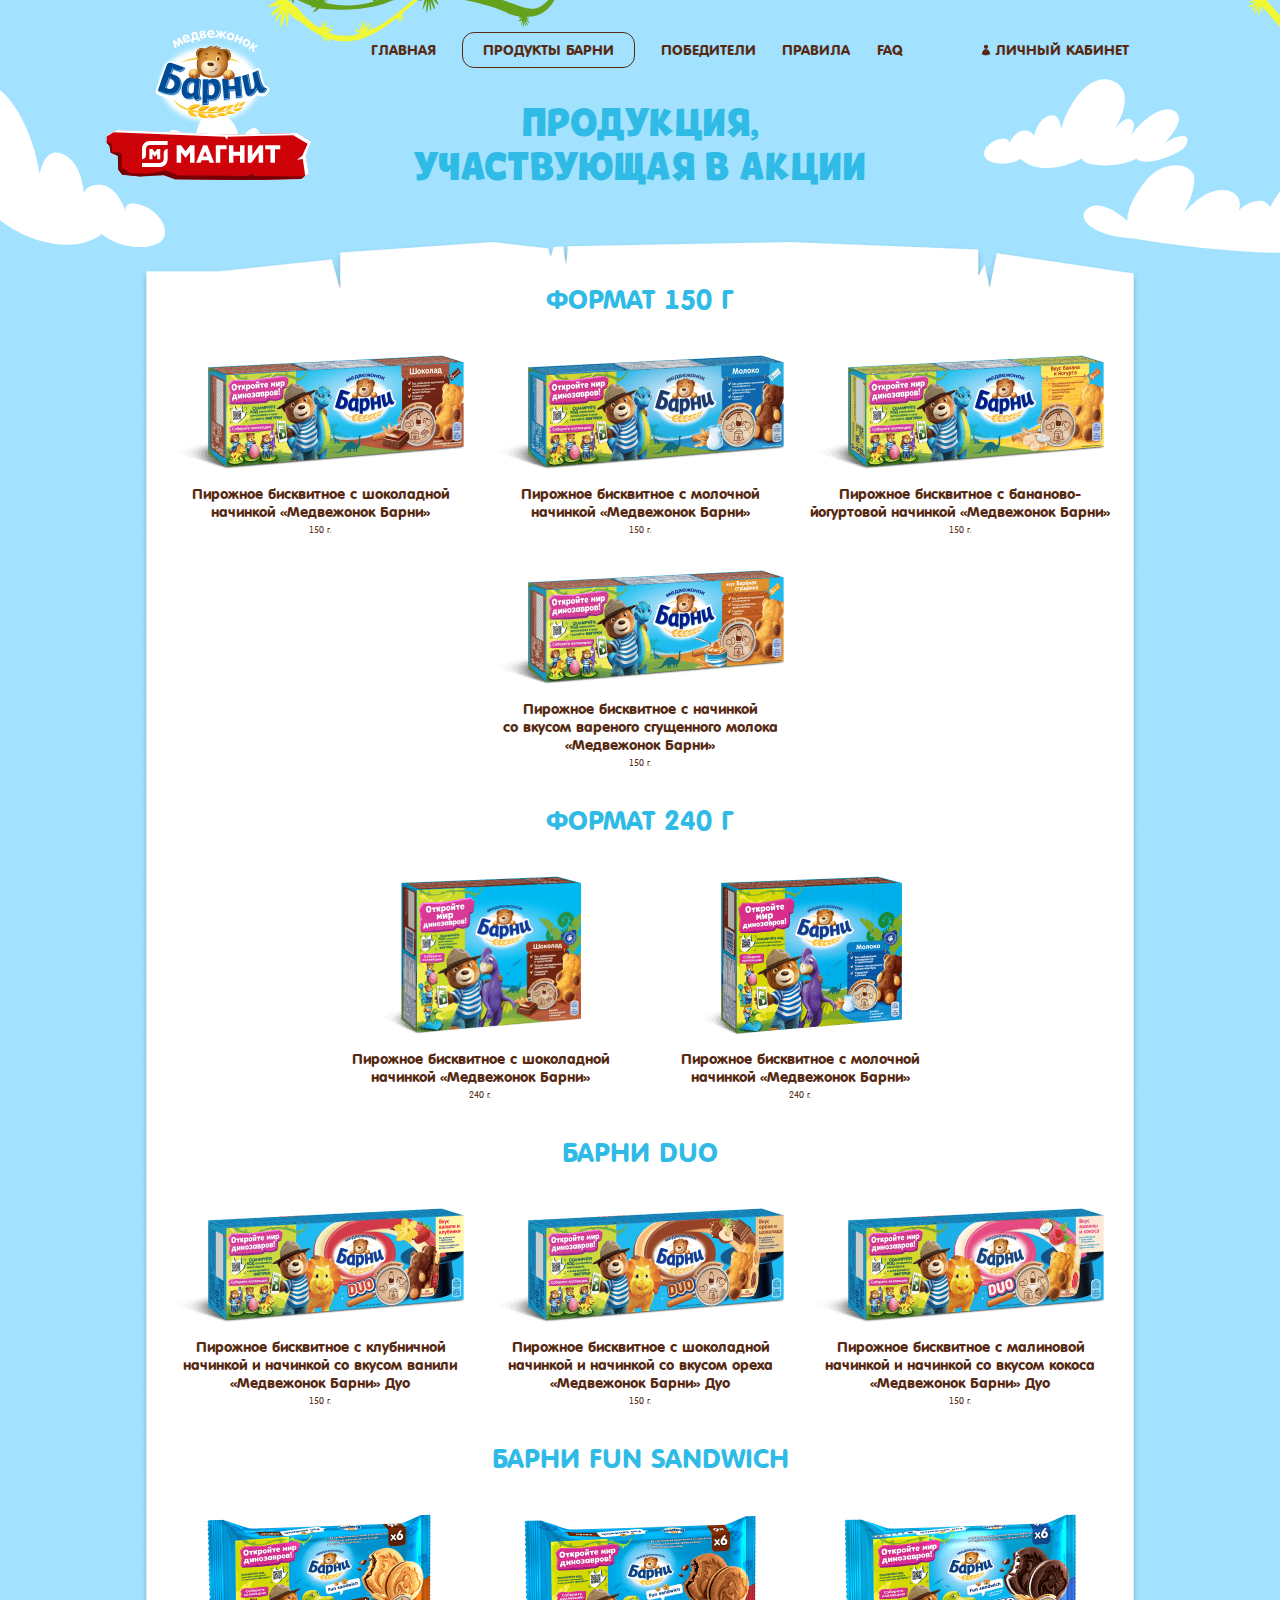
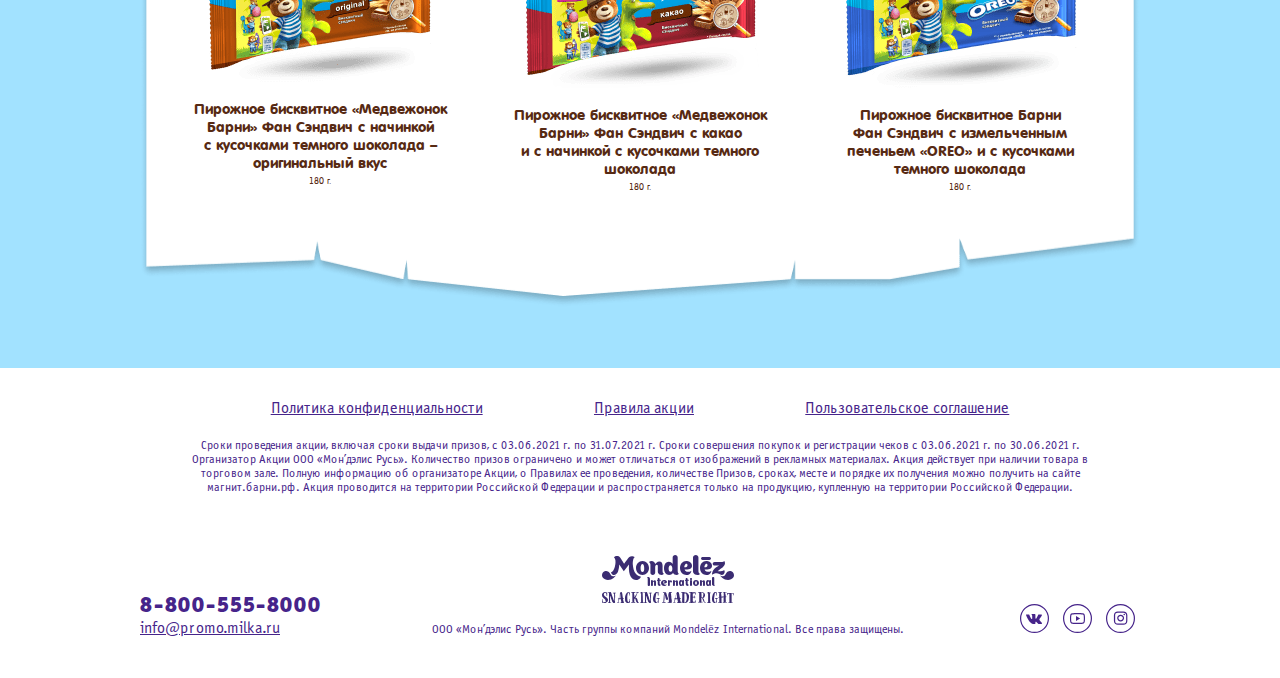
<file: product.html>
<!DOCTYPE html>
<html lang="en">
<head>
	<meta charset="UTF-8">
	<title>Barni & Dino</title>
	<meta http-equiv="X-UA-Compatible" content="IE=edge">
    <meta name="viewport" content="width=device-width, initial-scale=1.0, maximum-scale=1.0, minimum-scale=1.0, user-scalable=no">
    <meta name="format-detection" content="telephone=no">
    <link rel="icon" href="favicon.ico">
	<link rel="stylesheet" href="fonts/stylesheet.css">
	<link rel="stylesheet" href="libs/select2/select2.min.css">
	<link rel="stylesheet" href="libs/scrollbar/jquery.scrollbar.css">
	<link rel="stylesheet" href="css/styles.css">
	<!--[if lte IE 9]>
    <script src="http://phpbbex.com/oldies/oldies.js" charset="utf-8"></script>
    <script src="https://oss.maxcdn.com/html5shiv/3.7.3/html5shiv.min.js"></script>
    <script src="https://oss.maxcdn.com/respond/1.4.2/respond.min.js"></script>
    <![endif]-->
</head>
<body>
	<div class="wrapper">
		<div class="content">
			<header>
				<div class="liana1"></div>
				<div class="liana2 desktop-visible"></div>
				<div class="menu">
					<a href="index.html" class="logo">
						<img src="img/logo.svg" alt="">
					</a>
					<div class="magnit-logo">
						<img src="img/magnit-logo.svg" alt="">
					</div>
					<a href="#!" class="burger"></a>
					<nav class="menu-links">
						<a href="index.html" class="menu-link">Главная</a>
						<a href="product.html" class="menu-link active">Продукты барни</a>
						<a href="winners.html" class="menu-link">Победители</a>
						<a href="#!" class="menu-link" target="_blank">Правила</a>
						<a href="faq.html" class="menu-link">FAQ</a>
						<a href="lk.html" class="menu-link login-link pop-op" data-popup="auth">Личный кабинет</a>
					</nav>
				</div>
			</header>
			<section class="inner-page product-page">
				<div class="container">
					<div class="cloud1"></div>
					<div class="cloud2 desktop-visible"></div>
					<div class="cloud4"></div>
					<div class="cloud5 desktop-visible"></div>
					<div class="page-title">Продукция, <br>участвующая <br class="mobile-visible">в акции</div>
					<div class="products-wrap">
						<div class="products-list">
							<div class="products-title">Формат 150 г</div>
							<div class="product-wrapper">
								<div class="products-item">
									<div class="products-item-img">
										<img srcset="img/products/1.png 1x, img/products/1@2x.png 2x" alt="">
									</div>
									<div class="products-item-name">Пирожное бисквитное с шоколадной <br>начинкой «Медвежонок Барни» <span>150 г.</span></div>
								</div>
								<div class="products-item">
									<div class="products-item-img">
										<img srcset="img/products/2.png 1x, img/products/2@2x.png 2x" alt="">
									</div>
									<div class="products-item-name">Пирожное бисквитное с молочной <br>начинкой «Медвежонок Барни» <span>150 г.</span></div>
								</div>
								<div class="products-item">
									<div class="products-item-img">
										<img srcset="img/products/3.png 1x, img/products/3@2x.png 2x" alt="">
									</div>
									<div class="products-item-name">Пирожное бисквитное с бананово-<br>йогуртовой начинкой «Медвежонок Барни» <span>150 г.</span></div>
								</div>
								<div class="products-item">
									<div class="products-item-img">
										<img srcset="img/products/4.png 1x, img/products/4@2x.png 2x" alt="">
									</div>
									<div class="products-item-name">Пирожное бисквитное с начинкой <br>со вкусом вареного сгущенного молока <br>«Медвежонок Барни» <span>150 г.</span></div>
								</div>
							</div>
							<div class="products-title">Формат 240 г</div>
							<div class="product-wrapper">
								<div class="products-item">
									<div class="products-item-img">
										<img srcset="img/products/5.png 1x, img/products/5@2x.png 2x" alt="">
									</div>
									<div class="products-item-name">Пирожное бисквитное с шоколадной <br>начинкой «Медвежонок Барни» <span>240 г.</span></div>
								</div>
								<div class="products-item">
									<div class="products-item-img">
										<img srcset="img/products/6.png 1x, img/products/6@2x.png 2x" alt="">
									</div>
									<div class="products-item-name">Пирожное бисквитное с молочной <br>начинкой «Медвежонок Барни» <span>240 г.</span></div>
								</div>
							</div>
							<div class="products-title">Барни DUO</div>
							<div class="product-wrapper">
								<div class="products-item">
									<div class="products-item-img">
										<img srcset="img/products/7.png 1x, img/products/7@2x.png 2x" alt="">
									</div>
									<div class="products-item-name">Пирожное бисквитное с клубничной <br>начинкой и начинкой со вкусом ванили <br>«Медвежонок Барни» Дуо <span>150 г.</span></div>
								</div>
								<div class="products-item">
									<div class="products-item-img">
										<img srcset="img/products/8.png 1x, img/products/8@2x.png 2x" alt="">
									</div>
									<div class="products-item-name">Пирожное бисквитное с шоколадной <br>начинкой и начинкой со вкусом ореха <br>«Медвежонок Барни» Дуо <span>150 г.</span></div>
								</div>
								<div class="products-item">
									<div class="products-item-img">
										<img srcset="img/products/9.png 1x, img/products/9@2x.png 2x" alt="">
									</div>
									<div class="products-item-name">Пирожное бисквитное с малиновой <br>начинкой и начинкой со вкусом кокоса <br>«Медвежонок Барни» Дуо <span>150 г.</span></div>
								</div>
							</div>
							<div class="products-title">Барни FUN SANDWICH</div>
							<div class="product-wrapper">
								<div class="products-item">
									<div class="products-item-img">
										<img srcset="img/products/10.png 1x, img/products/10@2x.png 2x" alt="">
									</div>
									<div class="products-item-name">Пирожное бисквитное «Медвежонок <br>Барни» Фан Сэндвич с начинкой <br>с кусочками темного шоколада – <br>оригинальный вкус <span>180 г.</span></div>
								</div>
								<div class="products-item">
									<div class="products-item-img">
										<img srcset="img/products/11.png 1x, img/products/11@2x.png 2x" alt="">
									</div>
									<div class="products-item-name">Пирожное бисквитное «Медвежонок <br>Барни» Фан Сэндвич с какао <br>и с начинкой с кусочками темного <br>шоколада <span>180 г.</span></div>
								</div>
								<div class="products-item">
									<div class="products-item-img">
										<img srcset="img/products/12.png 1x, img/products/12@2x.png 2x" alt="">
									</div>
									<div class="products-item-name">Пирожное бисквитное Барни <br>Фан Сэндвич с измельченным<br>печеньем «OREO» и c кусочками <br>темного шоколада <span>180 г.</span></div>
								</div>
							</div>
						</div>
					</div>
				</div>
			</section>
		</div>
		<footer>
			<div class="container">
				<div class="footer-links">
					<a href="#!" class="link" target="_blank">Политика конфиденциальности</a>
					<a href="#!" class="link" target="_blank">Правила акции</a>
					<a href="#!" class="link" target="_blank">Пользовательское соглашение</a>
				</div>
				<div class="footer-text">
					Сроки проведения акции, включая сроки выдачи призов, с 03.06.2021 г. по 31.07.2021 г. Сроки совершения покупок и регистрации чеков с 03.06.2021 г. по 30.06.2021 г. Организатор Акции ООО «Мон’дэлис Русь». Количество призов ограничено и может отличаться от изображений в рекламных материалах. Акция действует при наличии товара в торговом зале. Полную информацию об организаторе Акции, о Правилах ее проведения, количестве Призов, сроках, месте и порядке их получения можно получить на сайте магнит.барни.рф. Акция проводится на территории Российской Федерации и распространяется только на продукцию, купленную на территории Российской Федерации.
				</div>
				<div class="footer-wrapper">
					<div class="footer-contacts">
						<a href="tel:8-800-555-8000" class="footer-phone invert-link">8-800-555-8000</a>
						<a href="mailto:info@promo.milka.ru" class="footer-mail link">info@promo.milka.ru</a>
					</div>
					<div class="footer-copyright">
						<div class="mndlz">
							<img src="img/mndlz.svg" alt="">
						</div>
						<div class="copyright">ООО «Мон’дэлис Русь». Часть группы компаний Mondelēz International. Все права защищены.</div>
					</div>
					<div class="footer-socials">
						<a href="#!" target="_blank">
							<img src="img/vk.svg" alt="">
						</a>
						<a href="#!" target="_blank">
							<img src="img/yt.svg" alt="">
						</a>
						<a href="#!" target="_blank">
							<img src="img/inst.svg" alt="">
						</a>
					</div>
				</div>
			</div>
		</footer>
	</div>
	<div class="popups">
		<div id="auth" class="popup">
			<div class="popup__wrap">
				<a href="#!" class="close-popup js-close-popup">
					<svg width="18" height="18" viewBox="0 0 18 18" fill="none" xmlns="http://www.w3.org/2000/svg">
						<rect y="2.11719" width="2.9948" height="22.461" rx="1.4974" transform="rotate(-45 0 2.11719)" fill="#2FBBE5"/>
						<rect x="15.8823" width="2.9948" height="22.461" rx="1.4974" transform="rotate(45 15.8823 0)" fill="#2FBBE5"/>
					</svg>
				</a>
                <div class="popup__inner">
                    <div class="popup__title">Вход</div>
                    <div class="popup__error"></div>
                    <form class="popup-form">
                    	<div class="input-field">
                    		<input type="text" name="email" placeholder="Ваша почта" required>
                    	</div>
                    	<div class="input-field mb40">
                    		<input type="password" name="password" class="pwd-input" placeholder="Ваш пароль" required>
                    		<a href="#!" class="link restore-link pop-op" data-popup="restore-password">Забыли пароль?</a>
                    	</div>
                    	<div class="btn-wrapper">
							<button class="btn">Войти</button>
						</div>
                    </form>
                    <div class="reg-text">
                    	Если вы впервые на сайте, то вам необходимо
                    	<a href="#!" class="link popup-link pop-op" data-popup="reg">зарегистрироваться</a>
                    </div>
                </div>
            </div>
		</div>
		<div id="reg" class="popup">
			<div class="popup__wrap">
            	<div class="decor-bottom desktop-visible"></div>
				<a href="#!" class="close-popup js-close-popup">
					<svg width="18" height="18" viewBox="0 0 18 18" fill="none" xmlns="http://www.w3.org/2000/svg">
						<rect y="2.11719" width="2.9948" height="22.461" rx="1.4974" transform="rotate(-45 0 2.11719)" fill="#2FBBE5"/>
						<rect x="15.8823" width="2.9948" height="22.461" rx="1.4974" transform="rotate(45 15.8823 0)" fill="#2FBBE5"/>
					</svg>
				</a>
                <div class="popup__inner">
                    <div class="popup__title">Регистрация</div>
                    <div class="popup__error"></div>
                    <form class="popup-form">
                    	<div class="input-field">
                    		<input type="text" name="lastName" placeholder="Фамилия" required>
                    	</div>
                    	<div class="input-field">
                    		<input type="text" name="firstName" placeholder="Имя" required>
                    	</div>
                    	<div class="input-field">
                    		<input type="text" name="patronymic" placeholder="Отчество" required>
                    	</div>
                    	<div class="input-field">
                    		<input type="text" name="email" placeholder="E-mail" required>                    		
                    	</div>
                    	<div class="input-field mb20">
                    		<input type="text" name="phone" class="phone-mask" placeholder="Мобильный телефон" required>                    		
                    	</div>
                    	<div class="popup__desc">Введите символы с картинки</div>
                    	<div class="captcha-wrap mb20">
                    		<div class="popup__error"></div>
                    		<div class="captcha-field">
                    			<img src="img/captcha.png" alt="" style="mix-blend-mode: multiply;"> <!-- убрать mix-blend-mode для капчи без белого фона -->
                    			<a href="#!" class="reload-captcha"></a>
                    		</div>
                    		<div class="input-field">
	                    		<input type="text" name="captcha" required>
	                    	</div>
                    	</div>
                    	<div class="checkbox-wrapper">
							<div class="input-field checkbox-field">
	                            <label for="check-rules" class="checkbox">
	                                <input id="check-rules" name="check-rules" type="checkbox" required>
	                                <span class="checkmark"></span>
	                                <span class="checkbox-text">Я согласен с <a href="#!" class="rules-link link" target="_blank">Правилами акции</a></span>
	                            </label> 
	                        </div>
	                        <div class="input-field checkbox-field">
	                            <label for="check-data" class="checkbox">
	                                <input id="check-data" name="check-data" type="checkbox" required>
	                                <span class="checkmark"></span>
	                                <span class="checkbox-text">Я согласен на обработку моих <a href="#!" class="rules-link link" target="_blank">персональных данных</a></span>
	                            </label> 
	                        </div>
	                        <div class="input-field checkbox-field">
	                            <label for="check-mndlz" class="checkbox">
	                                <input id="check-mndlz" name="check-mndlz" type="checkbox" required>
	                                <span class="checkmark"></span>
	                                <span class="checkbox-text">Я согласен получать рассылки по акциям Mondelez</span>
	                            </label> 
	                        </div>
						</div>
						<div class="btn-wrapper">
							<!-- <button class="btn">Отправить</button> -->
							<a href="#!" class="btn pop-op" data-popup="reg-success">Отправить</a>
						</div>
                    </form>
                </div>
            </div>
		</div>
		<div id="reg-success" class="popup">
			<div class="popup__wrap">
				<a href="#!" class="close-popup js-close-popup">
					<svg width="18" height="18" viewBox="0 0 18 18" fill="none" xmlns="http://www.w3.org/2000/svg">
						<rect y="2.11719" width="2.9948" height="22.461" rx="1.4974" transform="rotate(-45 0 2.11719)" fill="#2FBBE5"/>
						<rect x="15.8823" width="2.9948" height="22.461" rx="1.4974" transform="rotate(45 15.8823 0)" fill="#2FBBE5"/>
					</svg>
				</a>
                <div class="popup__inner">
                	<div class="popup__title mb20">Регистрация пройдена</div>
                    <div class="popup__desc">Пароль для входа на сайт <br>отправлен на почту, <br>указанную при регистрации</div>
                    <div class="btn-wrapper">
						<a href="#!" class="btn pop-op" data-popup="auth">Войти</a>
					</div>
                </div>
            </div>
		</div>
		<div id="restore-password" class="popup">
			<div class="popup__wrap">
				<a href="#!" class="close-popup js-close-popup">
					<svg width="18" height="18" viewBox="0 0 18 18" fill="none" xmlns="http://www.w3.org/2000/svg">
						<rect y="2.11719" width="2.9948" height="22.461" rx="1.4974" transform="rotate(-45 0 2.11719)" fill="#2FBBE5"/>
						<rect x="15.8823" width="2.9948" height="22.461" rx="1.4974" transform="rotate(45 15.8823 0)" fill="#2FBBE5"/>
					</svg>
				</a>
                <div class="popup__inner">
                    <div class="popup__title">Сброс пароля</div>
                    <form class="popup-form">
                    	<div class="popup__desc before-send">Введите свой телефон для восстановления пароля<br><br>Мы отправим смс с паролем</div>
                    	<div class="popup__desc after-send" style="display: none;">Пароль был отправлен в смс-сообщении</div>
                    	<div class="input-field">
                    		<input type="text" name="phone" class="phone-mask" placeholder="Телефон" required>
                    	</div>
                    	<div class="input-field mb30">
							<span class="clock-text" style="display: none;">Можно отправить повторно через <span class="clock"></span></span>
                    	</div>
                    	<div class="btn-wrapper">
							<button class="btn">Отправить</button>
						</div>
                    </form>
                </div>
            </div>
		</div>
		<div id="feedback-success" class="popup">
			<div class="popup__wrap">
				<a href="#!" class="close-popup js-close-popup">
					<svg width="18" height="18" viewBox="0 0 18 18" fill="none" xmlns="http://www.w3.org/2000/svg">
						<rect y="2.11719" width="2.9948" height="22.461" rx="1.4974" transform="rotate(-45 0 2.11719)" fill="#2FBBE5"/>
						<rect x="15.8823" width="2.9948" height="22.461" rx="1.4974" transform="rotate(45 15.8823 0)" fill="#2FBBE5"/>
					</svg>
				</a>
                <div class="popup__inner">
                	<div class="popup__title mb20">Ваше обращение <br>принято</div>
                    <div class="popup__desc">Ожидайте ответа <br>на указанную электронную почту. <br>Спасибо!</div>
                </div>
            </div>
		</div>
	</div>

	<script src="libs/jquery-3.5.1.min.js"></script>
	<script src="libs/select2/select2.min.js"></script>
	<script src="libs/jquery.validate.min.js"></script>
	<script src="libs/scrollbar/jquery.scrollbar.min.js"></script>
	<script src="libs/jquery.inputmask.min.js"></script>
	<script src="libs/jquery.countdown.min.js"></script>
	<script src="libs/slick.min.js"></script>
	<script src="js/scripts.js"></script>
</body>
</html>
</file>
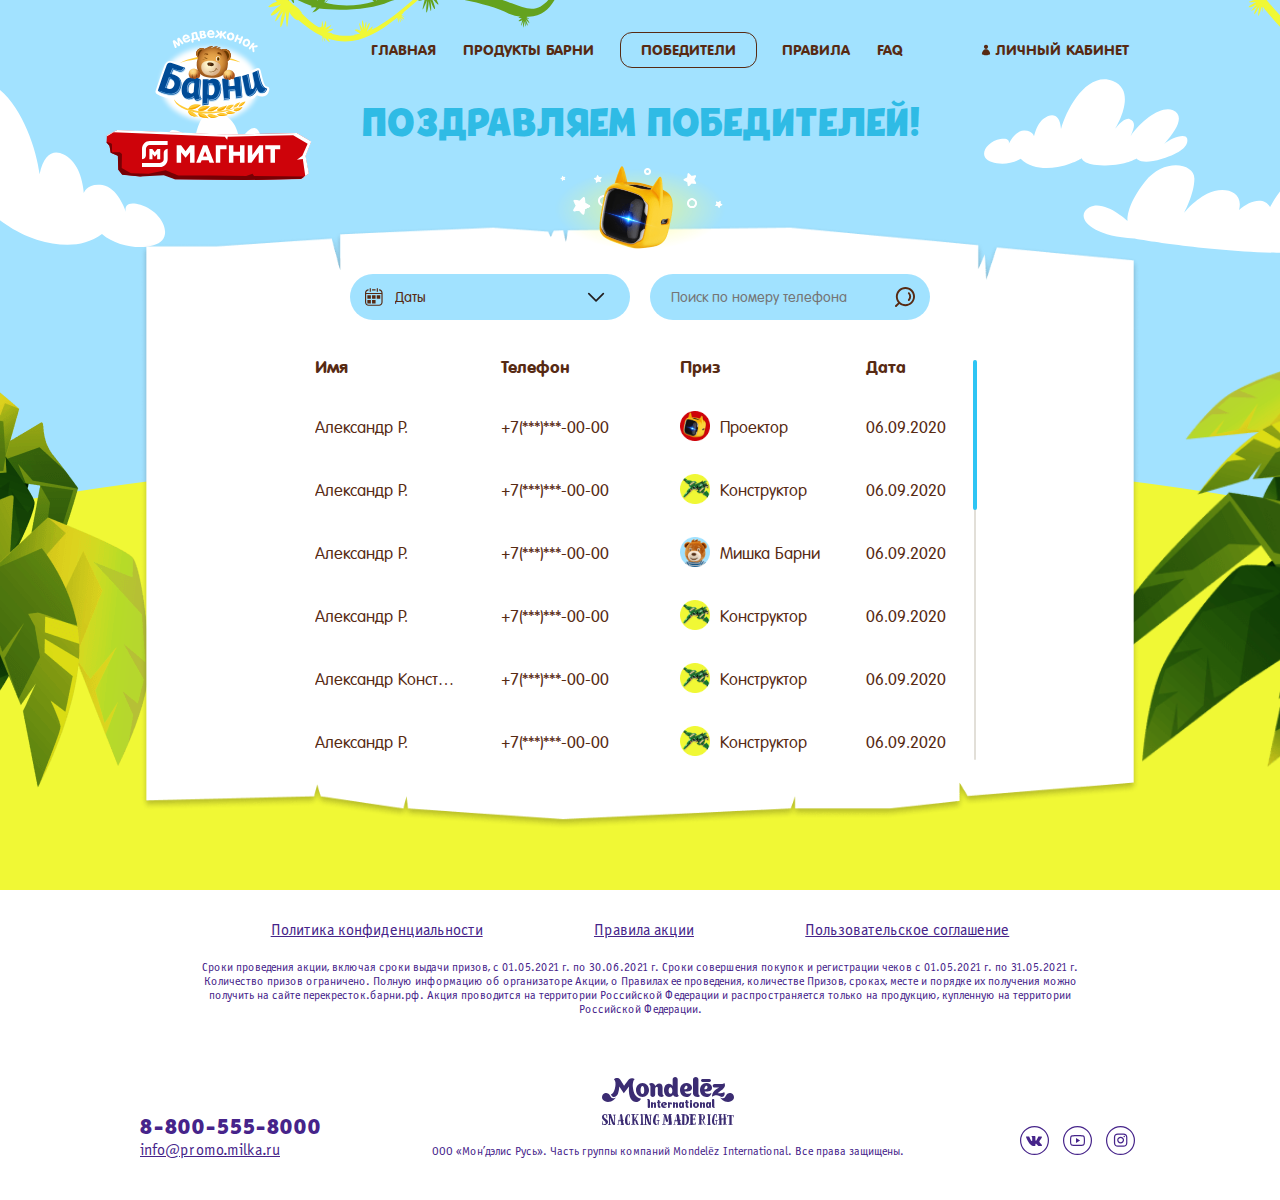
<file: winners.html>
<!DOCTYPE html>
<html lang="en">
<head>
	<meta charset="UTF-8">
	<title>Barni & Dino</title>
	<meta http-equiv="X-UA-Compatible" content="IE=edge">
    <meta name="viewport" content="width=device-width, initial-scale=1.0, maximum-scale=1.0, minimum-scale=1.0, user-scalable=no">
    <meta name="format-detection" content="telephone=no">
    <link rel="icon" href="favicon.ico">
	<link rel="stylesheet" href="fonts/stylesheet.css">
	<link rel="stylesheet" href="libs/select2/select2.min.css">
	<link rel="stylesheet" href="libs/scrollbar/jquery.scrollbar.css">
	<link rel="stylesheet" href="css/styles.css">
	<!--[if lte IE 9]>
    <script src="http://phpbbex.com/oldies/oldies.js" charset="utf-8"></script>
    <script src="https://oss.maxcdn.com/html5shiv/3.7.3/html5shiv.min.js"></script>
    <script src="https://oss.maxcdn.com/respond/1.4.2/respond.min.js"></script>
    <![endif]-->
</head>
<body>
	<div class="wrapper">
		<div class="content">
			<header>
				<div class="liana1"></div>
				<div class="liana2 desktop-visible"></div>
				<div class="menu">
					<a href="index.html" class="logo">
						<img src="img/logo.svg" alt="">
					</a>
					<div class="magnit-logo">
						<img src="img/magnit-logo.svg" alt="">
					</div>
					<a href="#!" class="burger"></a>
					<nav class="menu-links">
						<a href="index.html" class="menu-link">Главная</a>
						<a href="product.html" class="menu-link">Продукты барни</a>
						<a href="winners.html" class="menu-link active">Победители</a>
						<a href="#!" class="menu-link" target="_blank">Правила</a>
						<a href="faq.html" class="menu-link">FAQ</a>
						<a href="lk.html" class="menu-link login-link pop-op" data-popup="auth">Личный кабинет</a>
					</nav>
				</div>
			</header>
			<section class="inner-page winners-page">
				<div class="container">
					<div class="cloud1"></div>
					<div class="cloud2 desktop-visible"></div>
					<div class="cloud4"></div>
					<div class="cloud5 desktop-visible"></div>
					<div class="palm-left"></div>
					<div class="palm-right"></div>
					<div class="page-title">Поздравляем победителей!</div>
					<!-- <div class="page-title">Победители еще не выбраны</div> -->
					<div class="winners-wrapper">
						<!-- <div class="winners-announce">
							Розыгрыш призов пока не проходил. <br>Загружайте чеки и получите шансы выиграть призы <br>от Барни и сети «Магнит»!
						</div>
						<div class="btn-wrapper">
							<a href="#!" class="btn pop-op" data-popup="auth">Загрузить чек</a>
						</div> -->
						<div class="filters">
							<div class="date-filter">
								<div class="select">
									<select name="monthly" data-placeholder="Даты">
										<option value=""></option>
										<option value="1">15.10.21 - 20.10.21</option>
										<option value="2">16.10.21 - 21.10.21</option>
										<option value="3">17.10.21 - 22.10.21</option>
										<option value="4">18.10.21 - 23.10.21</option>
									</select>
								</div>
							</div>
							<form class="input-field phone-filter">
	                    		<input type="text" name="phone" class="phone-mask" placeholder="Поиск по номеру телефона">
	                    		<button class="search"></button>
	                    	</form>
						</div>
						<div class="winners">
							<div class="table-wrapper winners-table">
								<table>
									<thead>
										<tr>
											<th class="desktop-visible">Имя</th>
											<th class="desktop-visible">Телефон</th>
											<th class="mobile-visible">Участник</th>
											<th class="desktop-visible">Приз</th>
											<th class="desktop-visible">Дата</th>
											<th class="mobile-visible">Приз и дата</th>
										</tr>
									</thead>
									<tbody>
										<tr>
											<td class="desktop-visible"><div class="winners-name">Александр Р.</div></td>
											<td class="desktop-visible">+7(***)***-00-00</td>
											<td class="mobile-visible">
												<div class="winners-name">Александр Р.</div>
												+7(***)***-00-00
											</td>
											<td class="desktop-visible prize-td">
												<div class="winners-prize">
													<img src="img/projector-icon.png" alt="Проектор" title="Проектор">
												</div>
												<div class="winners-prize-info">
													<div class="winners-prize-title">Проектор</div>
												</div>
											</td>
											<td class="desktop-visible">06.09.2020</td>
											<td class="mobile-visible prize-td">
												<div class="winners-prize">
													<img src="img/projector-icon.png" alt="Проектор" title="Проектор">
												</div>
												<div class="winners-prize-info">
													<div class="winners-prize-title">Проектор</div>
													<div>06.09.2020</div>
												</div>
											</td>
										</tr>
										<tr>
											<td class="desktop-visible"><div class="winners-name">Александр Р.</div></td>
											<td class="desktop-visible">+7(***)***-00-00</td>
											<td class="mobile-visible">
												<div class="winners-name">Александр Р.</div>
												+7(***)***-00-00
											</td>
											<td class="desktop-visible prize-td">
												<div class="winners-prize">
													<img src="img/constructor-icon.png" alt="Конструктор" title="Конструктор">
												</div>
												<div class="winners-prize-info">
													<div class="winners-prize-title">Конструктор</div>
												</div>
											</td>
											<td class="desktop-visible">06.09.2020</td>
											<td class="mobile-visible prize-td">
												<div class="winners-prize">
													<img src="img/constructor-icon.png" alt="Конструктор" title="Конструктор">
												</div>
												<div class="winners-prize-info">
													<div class="winners-prize-title">Конструктор</div>
													<div>06.09.2020</div>
												</div>
											</td>
										</tr>
										<tr>
											<td class="desktop-visible"><div class="winners-name">Александр Р.</div></td>
											<td class="desktop-visible">+7(***)***-00-00</td>
											<td class="mobile-visible">
												<div class="winners-name">Александр Р.</div>
												+7(***)***-00-00
											</td>
											<td class="desktop-visible prize-td">
												<div class="winners-prize">
													<img src="img/bear-icon.png" alt="Мишка Барни" title="Мишка Барни">
												</div>
												<div class="winners-prize-info">
													<div class="winners-prize-title">Мишка Барни</div>
												</div>
											</td>
											<td class="desktop-visible">06.09.2020</td>
											<td class="mobile-visible prize-td">
												<div class="winners-prize">
													<img src="img/bear-icon.png" alt="Мишка Барни" title="Мишка Барни">
												</div>
												<div class="winners-prize-info">
													<div class="winners-prize-title">Мишка Барни</div>
													<div>06.09.2020</div>
												</div>
											</td>
										</tr>
										<tr>
											<td class="desktop-visible"><div class="winners-name">Александр Р.</div></td>
											<td class="desktop-visible">+7(***)***-00-00</td>
											<td class="mobile-visible">
												<div class="winners-name">Александр Р.</div>
												+7(***)***-00-00
											</td>
											<td class="desktop-visible prize-td">
												<div class="winners-prize">
													<img src="img/constructor-icon.png" alt="Конструктор" title="Конструктор">
												</div>
												<div class="winners-prize-info">
													<div class="winners-prize-title">Конструктор</div>
												</div>
											</td>
											<td class="desktop-visible">06.09.2020</td>
											<td class="mobile-visible prize-td">
												<div class="winners-prize">
													<img src="img/constructor-icon.png" alt="Конструктор" title="Конструктор">
												</div>
												<div class="winners-prize-info">
													<div class="winners-prize-title">Конструктор</div>
													<div>06.09.2020</div>
												</div>
											</td>
										</tr>
										<tr>
											<td class="desktop-visible"><div class="winners-name">Александр Константинопольский</div></td>
											<td class="desktop-visible">+7(***)***-00-00</td>
											<td class="mobile-visible">
												<div class="winners-name">Александр Константинопольский</div>
												+7(***)***-00-00
											</td>
											<td class="desktop-visible prize-td">
												<div class="winners-prize">
													<img src="img/constructor-icon.png" alt="Конструктор" title="Конструктор">
												</div>
												<div class="winners-prize-info">
													<div class="winners-prize-title">Конструктор</div>
												</div>
											</td>
											<td class="desktop-visible">06.09.2020</td>
											<td class="mobile-visible prize-td">
												<div class="winners-prize">
													<img src="img/constructor-icon.png" alt="Конструктор" title="Конструктор">
												</div>
												<div class="winners-prize-info">
													<div class="winners-prize-title">Конструктор</div>
													<div>06.09.2020</div>
												</div>
											</td>
										</tr>
										<tr>
											<td class="desktop-visible"><div class="winners-name">Александр Р.</div></td>
											<td class="desktop-visible">+7(***)***-00-00</td>
											<td class="mobile-visible">
												<div class="winners-name">Александр Р.</div>
												+7(***)***-00-00
											</td>
											<td class="desktop-visible prize-td">
												<div class="winners-prize">
													<img src="img/constructor-icon.png" alt="Конструктор" title="Конструктор">
												</div>
												<div class="winners-prize-info">
													<div class="winners-prize-title">Конструктор</div>
												</div>
											</td>
											<td class="desktop-visible">06.09.2020</td>
											<td class="mobile-visible prize-td">
												<div class="winners-prize">
													<img src="img/constructor-icon.png" alt="Конструктор" title="Конструктор">
												</div>
												<div class="winners-prize-info">
													<div class="winners-prize-title">Конструктор</div>
													<div>06.09.2020</div>
												</div>
											</td>
										</tr>
										<tr>
											<td class="desktop-visible"><div class="winners-name">Александр Р.</div></td>
											<td class="desktop-visible">+7(***)***-00-00</td>
											<td class="mobile-visible">
												<div class="winners-name">Александр Р.</div>
												+7(***)***-00-00
											</td>
											<td class="desktop-visible prize-td">
												<div class="winners-prize">
													<img src="img/constructor-icon.png" alt="Конструктор" title="Конструктор">
												</div>
												<div class="winners-prize-info">
													<div class="winners-prize-title">Конструктор</div>
												</div>
											</td>
											<td class="desktop-visible">06.09.2020</td>
											<td class="mobile-visible prize-td">
												<div class="winners-prize">
													<img src="img/constructor-icon.png" alt="Конструктор" title="Конструктор">
												</div>
												<div class="winners-prize-info">
													<div class="winners-prize-title">Конструктор</div>
													<div>06.09.2020</div>
												</div>
											</td>
										</tr>
										<tr>
											<td class="desktop-visible"><div class="winners-name">Александр Р.</div></td>
											<td class="desktop-visible">+7(***)***-00-00</td>
											<td class="mobile-visible">
												<div class="winners-name">Александр Р.</div>
												+7(***)***-00-00
											</td>
											<td class="desktop-visible prize-td">
												<div class="winners-prize">
													<img src="img/constructor-icon.png" alt="Конструктор" title="Конструктор">
												</div>
												<div class="winners-prize-info">
													<div class="winners-prize-title">Конструктор</div>
												</div>
											</td>
											<td class="desktop-visible">06.09.2020</td>
											<td class="mobile-visible prize-td">
												<div class="winners-prize">
													<img src="img/constructor-icon.png" alt="Конструктор" title="Конструктор">
												</div>
												<div class="winners-prize-info">
													<div class="winners-prize-title">Конструктор</div>
													<div>06.09.2020</div>
												</div>
											</td>
										</tr>
										<tr>
											<td class="desktop-visible"><div class="winners-name">Александр Р.</div></td>
											<td class="desktop-visible">+7(***)***-00-00</td>
											<td class="mobile-visible">
												<div class="winners-name">Александр Р.</div>
												+7(***)***-00-00
											</td>
											<td class="desktop-visible prize-td">
												<div class="winners-prize">
													<img src="img/constructor-icon.png" alt="Конструктор" title="Конструктор">
												</div>
												<div class="winners-prize-info">
													<div class="winners-prize-title">Конструктор</div>
												</div>
											</td>
											<td class="desktop-visible">06.09.2020</td>
											<td class="mobile-visible prize-td">
												<div class="winners-prize">
													<img src="img/constructor-icon.png" alt="Конструктор" title="Конструктор">
												</div>
												<div class="winners-prize-info">
													<div class="winners-prize-title">Конструктор</div>
													<div>06.09.2020</div>
												</div>
											</td>
										</tr>
										<tr>
											<td class="desktop-visible"><div class="winners-name">Александр Р.</div></td>
											<td class="desktop-visible">+7(***)***-00-00</td>
											<td class="mobile-visible">
												<div class="winners-name">Александр Р.</div>
												+7(***)***-00-00
											</td>
											<td class="desktop-visible prize-td">
												<div class="winners-prize">
													<img src="img/constructor-icon.png" alt="Конструктор" title="Конструктор">
												</div>
												<div class="winners-prize-info">
													<div class="winners-prize-title">Конструктор</div>
												</div>
											</td>
											<td class="desktop-visible">06.09.2020</td>
											<td class="mobile-visible prize-td">
												<div class="winners-prize">
													<img src="img/constructor-icon.png" alt="Конструктор" title="Конструктор">
												</div>
												<div class="winners-prize-info">
													<div class="winners-prize-title">Конструктор</div>
													<div>06.09.2020</div>
												</div>
											</td>
										</tr>
									</tbody>
								</table>
							</div>
						</div>
					</div>
					<div class="yellow-bg"></div>
				</div>
			</section>
		</div>
		<footer>
			<div class="container">
				<div class="footer-links">
					<a href="#!" class="link" target="_blank">Политика конфиденциальности</a>
					<a href="#!" class="link" target="_blank">Правила акции</a>
					<a href="#!" class="link" target="_blank">Пользовательское соглашение</a>
				</div>
				<div class="footer-text">
					Сроки проведения акции, включая сроки выдачи призов, с 01.05.2021 г. по 30.06.2021 г. Сроки совершения покупок и регистрации чеков с 01.05.2021 г. по 31.05.2021 г. Количество призов ограничено. Полную информацию об организаторе Акции, о Правилах ее проведения, количестве Призов, сроках, месте и порядке их получения можно получить на сайте перекресток.барни.рф. Акция проводится на территории Российской Федерации и распространяется только на продукцию, купленную на территории Российской Федерации.
				</div>
				<div class="footer-wrapper">
					<div class="footer-contacts">
						<a href="tel:8-800-555-8000" class="footer-phone invert-link">8-800-555-8000</a>
						<a href="mailto:info@promo.milka.ru" class="footer-mail link">info@promo.milka.ru</a>
					</div>
					<div class="footer-copyright">
						<div class="mndlz">
							<img src="img/mndlz.svg" alt="">
						</div>
						<div class="copyright">ООО «Мон’дэлис Русь». Часть группы компаний Mondelēz International. Все права защищены.</div>
					</div>
					<div class="footer-socials">
						<a href="#!" target="_blank">
							<img src="img/vk.svg" alt="">
						</a>
						<a href="#!" target="_blank">
							<img src="img/yt.svg" alt="">
						</a>
						<a href="#!" target="_blank">
							<img src="img/inst.svg" alt="">
						</a>
					</div>
				</div>
			</div>
		</footer>
	</div>
	<div class="popups">
		<div id="auth" class="popup">
			<div class="popup__wrap">
				<a href="#!" class="close-popup js-close-popup">
					<svg width="18" height="18" viewBox="0 0 18 18" fill="none" xmlns="http://www.w3.org/2000/svg">
						<rect y="2.11719" width="2.9948" height="22.461" rx="1.4974" transform="rotate(-45 0 2.11719)" fill="#2FBBE5"/>
						<rect x="15.8823" width="2.9948" height="22.461" rx="1.4974" transform="rotate(45 15.8823 0)" fill="#2FBBE5"/>
					</svg>
				</a>
                <div class="popup__inner">
                    <div class="popup__title">Вход</div>
                    <div class="popup__error"></div>
                    <form class="popup-form">
                    	<div class="input-field">
                    		<input type="text" name="phone" class="phone-mask" placeholder="Телефон" required>
                    	</div>
                    	<div class="input-field mb40">
                    		<input type="password" name="password" class="pwd-input" placeholder="Пароль" required>
                    		<a href="#!" class="link restore-link pop-op" data-popup="restore-password">Забыли пароль?</a>
                    	</div>
                    	<div class="btn-wrapper">
							<button class="btn">Войти</button>
						</div>
                    </form>
                    <div class="reg-text">
                    	Если вы впервые на сайте, то вам необходимо
                    	<a href="#!" class="link popup-link pop-op" data-popup="reg">зарегистрироваться</a>
                    </div>
                </div>
            </div>
		</div>
		<div id="reg" class="popup">
			<div class="popup__wrap">
            	<div class="decor-bottom desktop-visible"></div>
				<a href="#!" class="close-popup js-close-popup">
					<svg width="18" height="18" viewBox="0 0 18 18" fill="none" xmlns="http://www.w3.org/2000/svg">
						<rect y="2.11719" width="2.9948" height="22.461" rx="1.4974" transform="rotate(-45 0 2.11719)" fill="#2FBBE5"/>
						<rect x="15.8823" width="2.9948" height="22.461" rx="1.4974" transform="rotate(45 15.8823 0)" fill="#2FBBE5"/>
					</svg>
				</a>
                <div class="popup__inner">
                    <div class="popup__title">Регистрация</div>
                    <div class="popup__error"></div>
                    <form class="popup-form">
                    	<div class="input-field">
                    		<input type="text" name="fio" placeholder="Ф.И.О." required>
                    	</div>
                    	<div class="input-field">
                    		<input type="text" name="email" placeholder="E-mail" required>                    		
                    	</div>
                    	<div class="input-field mb20">
                    		<input type="text" name="phone" class="phone-mask" placeholder="Телефон" required>                    		
                    	</div>
                    	<div class="popup__desc">Введите символы с картинки</div>
                    	<div class="captcha-wrap mb20">
                    		<div class="popup__error"></div>
                    		<div class="captcha-field">
                    			<img src="img/captcha.png" alt="" style="mix-blend-mode: multiply;"> <!-- убрать mix-blend-mode для капчи без белого фона -->
                    			<a href="#!" class="reload-captcha"></a>
                    		</div>
                    		<div class="input-field">
	                    		<input type="text" name="captcha" required>
	                    	</div>
                    	</div>
                    	<div class="checkbox-wrapper">
							<div class="input-field checkbox-field">
	                            <label for="check-rules" class="checkbox">
	                                <input id="check-rules" name="check-rules" type="checkbox" required>
	                                <span class="checkmark"></span>
	                                <span class="checkbox-text">Я согласен с <a href="#!" class="rules-link link" target="_blank">Правилами акции</a></span>
	                            </label> 
	                        </div>
	                        <div class="input-field checkbox-field">
	                            <label for="check-data" class="checkbox">
	                                <input id="check-data" name="check-data" type="checkbox" required>
	                                <span class="checkmark"></span>
	                                <span class="checkbox-text">Я согласен на обработку моих <a href="#!" class="rules-link link" target="_blank">персональных данных</a></span>
	                            </label> 
	                        </div>
	                        <div class="input-field checkbox-field">
	                            <label for="check-mndlz" class="checkbox">
	                                <input id="check-mndlz" name="check-mndlz" type="checkbox" required>
	                                <span class="checkmark"></span>
	                                <span class="checkbox-text">Я согласен получать рассылки по акциям Mondelez</span>
	                            </label> 
	                        </div>
						</div>
						<div class="btn-wrapper">
							<!-- <button class="btn">Отправить</button> -->
							<a href="#!" class="btn pop-op" data-popup="reg-success">Отправить</a>
						</div>
                    </form>
                </div>
            </div>
		</div>
		<div id="reg-success" class="popup">
			<div class="popup__wrap">
				<a href="#!" class="close-popup js-close-popup">
					<svg width="18" height="18" viewBox="0 0 18 18" fill="none" xmlns="http://www.w3.org/2000/svg">
						<rect y="2.11719" width="2.9948" height="22.461" rx="1.4974" transform="rotate(-45 0 2.11719)" fill="#2FBBE5"/>
						<rect x="15.8823" width="2.9948" height="22.461" rx="1.4974" transform="rotate(45 15.8823 0)" fill="#2FBBE5"/>
					</svg>
				</a>
                <div class="popup__inner">
                	<div class="popup__title mb20">Регистрация пройдена</div>
                    <div class="popup__desc">Пароль для входа на сайт <br>отправлен на почту, <br>указанную при регистрации</div>
                    <div class="btn-wrapper">
						<a href="#!" class="btn pop-op" data-popup="auth">Войти</a>
					</div>
                </div>
            </div>
		</div>
		<div id="restore-password" class="popup">
			<div class="popup__wrap">
				<a href="#!" class="close-popup js-close-popup">
					<svg width="18" height="18" viewBox="0 0 18 18" fill="none" xmlns="http://www.w3.org/2000/svg">
						<rect y="2.11719" width="2.9948" height="22.461" rx="1.4974" transform="rotate(-45 0 2.11719)" fill="#2FBBE5"/>
						<rect x="15.8823" width="2.9948" height="22.461" rx="1.4974" transform="rotate(45 15.8823 0)" fill="#2FBBE5"/>
					</svg>
				</a>
                <div class="popup__inner">
                    <div class="popup__title">Сброс пароля</div>
                    <form class="popup-form">
                    	<div class="popup__desc before-send">Введите свой телефон для восстановления пароля<br><br>Мы отправим смс с паролем</div>
                    	<div class="popup__desc after-send" style="display: none;">Пароль был отправлен в смс-сообщении</div>
                    	<div class="input-field">
                    		<input type="text" name="phone" class="phone-mask" placeholder="Телефон" required>
                    	</div>
                    	<div class="input-field mb30">
							<span class="clock-text" style="display: none;">Можно отправить повторно через <span class="clock"></span></span>
                    	</div>
                    	<div class="btn-wrapper">
							<button class="btn">Отправить</button>
						</div>
                    </form>
                </div>
            </div>
		</div>
		<div id="feedback-success" class="popup">
			<div class="popup__wrap">
				<a href="#!" class="close-popup js-close-popup">
					<svg width="18" height="18" viewBox="0 0 18 18" fill="none" xmlns="http://www.w3.org/2000/svg">
						<rect y="2.11719" width="2.9948" height="22.461" rx="1.4974" transform="rotate(-45 0 2.11719)" fill="#2FBBE5"/>
						<rect x="15.8823" width="2.9948" height="22.461" rx="1.4974" transform="rotate(45 15.8823 0)" fill="#2FBBE5"/>
					</svg>
				</a>
                <div class="popup__inner">
                	<div class="popup__title mb20">Ваше обращение <br>принято</div>
                    <div class="popup__desc">Ожидайте ответа <br>на указанную электронную почту. <br>Спасибо!</div>
                </div>
            </div>
		</div>
	</div>

	<script src="libs/jquery-3.5.1.min.js"></script>
	<script src="libs/select2/select2.min.js"></script>
	<script src="libs/jquery.validate.min.js"></script>
	<script src="libs/scrollbar/jquery.scrollbar.min.js"></script>
	<script src="libs/jquery.inputmask.min.js"></script>
	<script src="libs/jquery.countdown.min.js"></script>
	<script src="libs/slick.min.js"></script>
	<script src="js/scripts.js"></script>
</body>
</html>
</file>
<file: fonts/stylesheet.css>
@font-face {
    font-family: 'OfficinaSans';
    src: url('OfficinaSansBookC.eot');
    src: url('OfficinaSansBookC.eot?#iefix') format('embedded-opentype'),
        url('OfficinaSansBookC.woff2') format('woff2'),
        url('OfficinaSansBookC.woff') format('woff');
    font-weight: normal;
    font-style: normal;
}

@font-face {
    font-family: 'OfficinaSans';
    src: url('OfficinaSansBookC-Italic.eot');
    src: url('OfficinaSansBookC-Italic.eot?#iefix') format('embedded-opentype'),
        url('OfficinaSansBookC-Italic.woff2') format('woff2'),
        url('OfficinaSansBookC-Italic.woff') format('woff');
    font-weight: normal;
    font-style: italic;
}

@font-face {
    font-family: 'OfficinaSans SCC';
    src: url('OfficinaSansBookSCC.eot');
    src: url('OfficinaSansBookSCC.eot?#iefix') format('embedded-opentype'),
        url('OfficinaSansBookSCC.woff2') format('woff2'),
        url('OfficinaSansBookSCC.woff') format('woff');
    font-weight: normal;
    font-style: normal;
}

@font-face {
    font-family: 'OfficinaSans';
    src: url('OfficinaSansMediumC.eot');
    src: url('OfficinaSansMediumC.eot?#iefix') format('embedded-opentype'),
        url('OfficinaSansMediumC.woff2') format('woff2'),
        url('OfficinaSansMediumC.woff') format('woff');
    font-weight: 500;
    font-style: normal;
}

@font-face {
    font-family: 'OfficinaSans';
    src: url('OfficinaSansMediumC-Italic.eot');
    src: url('OfficinaSansMediumC-Italic.eot?#iefix') format('embedded-opentype'),
        url('OfficinaSansMediumC-Italic.woff2') format('woff2'),
        url('OfficinaSansMediumC-Italic.woff') format('woff');
    font-weight: 500;
    font-style: italic;
}

@font-face {
    font-family: 'OfficinaSans SCC';
    src: url('OfficinaSansMediumSCC.eot');
    src: url('OfficinaSansMediumSCC.eot?#iefix') format('embedded-opentype'),
        url('OfficinaSansMediumSCC.woff2') format('woff2'),
        url('OfficinaSansMediumSCC.woff') format('woff');
    font-weight: 500;
    font-style: normal;
}

@font-face {
    font-family: 'OfficinaSans';
    src: url('OfficinaSansBoldC.eot');
    src: url('OfficinaSansBoldC.eot?#iefix') format('embedded-opentype'),
        url('OfficinaSansBoldC.woff2') format('woff2'),
        url('OfficinaSansBoldC.woff') format('woff');
    font-weight: bold;
    font-style: normal;
}

@font-face {
    font-family: 'OfficinaSans';
    src: url('OfficinaSansBoldC-Italic.eot');
    src: url('OfficinaSansBoldC-Italic.eot?#iefix') format('embedded-opentype'),
        url('OfficinaSansBoldC-Italic.woff2') format('woff2'),
        url('OfficinaSansBoldC-Italic.woff') format('woff');
    font-weight: bold;
    font-style: italic;
}

@font-face {
    font-family: 'OfficinaSans SCC';
    src: url('OfficinaSansBoldSCC.eot');
    src: url('OfficinaSansBoldSCC.eot?#iefix') format('embedded-opentype'),
        url('OfficinaSansBoldSCC.woff2') format('woff2'),
        url('OfficinaSansBoldSCC.woff') format('woff');
    font-weight: bold;
    font-style: normal;
}

@font-face {
    font-family: 'OfficinaSans';
    src: url('OfficinaSansExtraBoldC.eot');
    src: url('OfficinaSansExtraBoldC.eot?#iefix') format('embedded-opentype'),
        url('OfficinaSansExtraBoldC.woff2') format('woff2'),
        url('OfficinaSansExtraBoldC.woff') format('woff');
    font-weight: 800;
    font-style: normal;
}

@font-face {
    font-family: 'OfficinaSans';
    src: url('OfficinaSansExtraBoldC-Italic.eot');
    src: url('OfficinaSansExtraBoldC-Italic.eot?#iefix') format('embedded-opentype'),
        url('OfficinaSansExtraBoldC-Italic.woff2') format('woff2'),
        url('OfficinaSansExtraBoldC-Italic.woff') format('woff');
    font-weight: 800;
    font-style: italic;
}

@font-face {
    font-family: 'OfficinaSans SCC';
    src: url('OfficinaSansExtraBoldSCC.eot');
    src: url('OfficinaSansExtraBoldSCC.eot?#iefix') format('embedded-opentype'),
        url('OfficinaSansExtraBoldSCC.woff2') format('woff2'),
        url('OfficinaSansExtraBoldSCC.woff') format('woff');
    font-weight: 800;
    font-style: normal;
}

@font-face {
    font-family: 'OfficinaSans SCC';
    src: url('OfficinaSansBlackSCC.eot');
    src: url('OfficinaSansBlackSCC.eot?#iefix') format('embedded-opentype'),
        url('OfficinaSansBlackSCC.woff2') format('woff2'),
        url('OfficinaSansBlackSCC.woff') format('woff');
    font-weight: 900;
    font-style: normal;
}

@font-face {
    font-family: 'OfficinaSans';
    src: url('OfficinaSansBlackC-Italic.eot');
    src: url('OfficinaSansBlackC-Italic.eot?#iefix') format('embedded-opentype'),
        url('OfficinaSansBlackC-Italic.woff2') format('woff2'),
        url('OfficinaSansBlackC-Italic.woff') format('woff');
    font-weight: 900;
    font-style: italic;
}

@font-face {
    font-family: 'OfficinaSans';
    src: url('OfficinaSansBlackC.eot');
    src: url('OfficinaSansBlackC.eot?#iefix') format('embedded-opentype'),
        url('OfficinaSansBlackC.woff2') format('woff2'),
        url('OfficinaSansBlackC.woff') format('woff');
    font-weight: 900;
    font-style: normal;
}

@font-face {
    font-family: 'a_FuturaRound';
    src: url('AFuturaRound.eot');
    src: url('AFuturaRound.eot?#iefix') format('embedded-opentype'),
        url('AFuturaRound.woff2') format('woff2'),
        url('AFuturaRound.woff') format('woff');
    font-weight: normal;
    font-style: normal;
    font-display: swap;
}

@font-face {
    font-family: 'a_FuturaRound';
    src: url('AFuturaRoundBold.eot');
    src: url('AFuturaRoundBold.eot?#iefix') format('embedded-opentype'),
        url('AFuturaRoundBold.woff2') format('woff2'),
        url('AFuturaRoundBold.woff') format('woff');
    font-weight: bold;
    font-style: normal;
    font-display: swap;
}

@font-face {
    font-family: 'Tobi';
    src: url('Tobi-Black.eot');
    src: url('Tobi-Black.eot?#iefix') format('embedded-opentype'),
        url('Tobi-Black.woff2') format('woff2'),
        url('Tobi-Black.woff') format('woff');
    font-weight: 900;
    font-style: normal;
    font-display: swap;
}
</file>
<file: css/styles.css>
html {
    line-height: 1.15;
    -ms-text-size-adjust: 100%;
    -moz-text-size-adjust: 100%;
    -webkit-text-size-adjust: 100%;
}

html, body, div, span, applet, object, iframe,
h1, h2, h3, h4, h5, h6, p, blockquote, pre,
a, abbr, acronym, address, big, cite, code,
del, dfn, em, img, ins, kbd, q, s, samp,
small, strike, strong, sub, sup, tt, var,
b, u, i, center,
dl, dt, dd, ol, ul, li,
fieldset, form, label, legend,
table, caption, tbody, tfoot, thead, tr, th, td,
article, aside, canvas, details, embed,
figure, figcaption, footer, header, hgroup,
menu, nav, output, ruby, section, summary,
time, mark, audio, video {
    margin: 0;
    padding: 0;
    border: 0;
}

main {
    display: block;
}

ol,
ul {
    list-style: none;
}

b,
strong {
    font-weight: bold;
}

*,
:after,
:before {
    box-sizing: border-box;
}

img {
    max-width: 100%;
    border-style: none;
}

img[width="0"][height="0"] {
    display: none;
}

a {
    color: inherit;
    cursor: pointer;
    background-color: transparent;
    text-decoration: none;
    -webkit-transition: all .3s linear;
    transition: all .3s linear;
}

a:hover,
a:focus {
    text-decoration: none;
}

input,
select,
textarea,
button {
    border: none;
    outline: none;
    border-radius: 0;
    -webkit-appearance: none;
    font-family: inherit;
    font-size: 100%;
    line-height: 1.15;
    margin: 0;
}

textarea {
    overflow: auto;
}

textarea::-webkit-scrollbar {
    width: 0;
}

::-ms-clear {
    display: none;
}

input {
    overflow: visible;
}

button {
    cursor: pointer;
    border: none;
    outline: none;
    overflow: visible;
}

button,
select {
    text-transform: none;
}

button::-moz-focus-inner,
[type="button"]::-moz-focus-inner,
[type="reset"]::-moz-focus-inner,
[type="submit"]::-moz-focus-inner {
    border-style: none;
    padding: 0;
}

button,
[type="button"],
[type="reset"],
[type="submit"] {
    -webkit-appearance: button;
}

[type="checkbox"],
[type="radio"] {
    box-sizing: border-box;
    padding: 0;
}

[type="search"]::-webkit-search-decoration {
    -webkit-appearance: none;
}

[type="search"] {
    -webkit-appearance: textfield;
    outline-offset: -2px;
}

::-webkit-file-upload-button {
    -webkit-appearance: button;
    font: inherit;
}

::-webkit-file-upload-button {
    -webkit-appearance: button;
    font: inherit;
}

input[type=number]::-webkit-inner-spin-button,
input[type=number]::-webkit-outer-spin-button {
    -webkit-appearance: none;
    margin: 0;
}

input[type=number] {
    -moz-appearance: textfield;
}

select::-ms-expand {
    display: none;
}

* {
    box-sizing: border-box;
}

h1, h2, h3, h4, h5, h6, p {
    margin: 0;
}

ul, ol {
    margin: 0;
    padding: 0;
    list-style: none;
}

a {
    color: inherit;
    text-decoration: none;
}

a:hover,
a:focus {
    text-decoration: none;
}

textarea {
    width: 100%;
    resize: none;
    border: none;
    outline: none;
    border-radius: 0;
    scrollbar-width: none;
    -ms-overflow-style: none;
}

label {
    margin: 0;
}

input,
button,
select {
    border: none;
    outline: none;
}

input {
    border-radius: 0;
}

body .mobile-visible {
    display: none;
}

@media (max-width: 1000px) {
    body .mobile-visible {
        display: block;
    }

    body .desktop-visible {
        display: none;
    }
}

.no-scrolling {
    overflow: hidden;
}

.link {
    text-decoration: underline;
}

.link:hover {
    text-decoration: none;
}

.invert-link {
    text-decoration: none;
}

.invert-link:hover {
    text-decoration: underline;
}

/*SCROLL ---------------------- */
body .scroll-element,
body .scroll-element div {
    border: none;
    margin: 0;
    padding: 0;
    position: absolute;
    z-index: 1;
}

body .scroll-element div {
    display: block;
    height: 100%;
    left: 0;
    top: 0;
    width: 100%;
}

body .scroll-element.scroll-x {
    bottom: 1px;
    height: 8px;
    left: 0;
    width: 100%;
}

.collection-list.scroll-wrapper>.scroll-content {
    padding-bottom: 10px;
}

body .collection-list .scroll-element.scroll-y {
    display: none;
}

body .scroll-element.scroll-x .scroll-element_track {
    top: 0;
    width: 100%;
    height: 8px;
}

body .scroll-element.scroll-y {
    height: 100%;
    right: 0;
    top: 0;
    width: 6px;
}

body .scroll-element .scroll-element_outer {
    overflow: visible;
}

body .scroll-element .scroll-element_outer,
body .scroll-element .scroll-element_track,
body .scroll-element .scroll-bar {
    border-radius: 5px;
}

body .scroll-element .scroll-element_track {
    background: #E2DFD8;
    left: 0;
    width: 2px;
}

body .scroll-element .scroll-bar {
    height: auto;
    min-height: 100px;
    max-height: 150px;
    width: 4px;
    background: #2EC5F4;
    box-shadow: none;
    left: -1px;
    position: relative;
}

.checks-wrapper .scroll-element .scroll-bar {
    background: #fff;
}

body .scroll-element:hover .scroll-bar {
    
}

body .scroll-element.scroll-draggable .scroll-bar {
    
}

body .scroll-element.scroll-x.scroll-scrolly_visible .scroll-element_track {
    left: -12px;
}

body .scroll-element.scroll-y.scroll-scrollx_visible .scroll-element_track {
    top: -12px;
}

body .scroll-element.scroll-x.scroll-scrolly_visible .scroll-element_size {
    left: -12px;
}

body .scroll-element.scroll-y.scroll-scrollx_visible .scroll-element_size {
    top: -12px;
}

/**/

/* Select2 */
.select {
    max-width: 440px;
    min-width: 140px;
    width: 100%;
    /*margin: 10px auto;*/
}

.select select {
    width: 100%;
}

.select2 {
    z-index: 2;
}

.select2.select2-container--open {
    z-index: 4;
}

.select2-container--open {
    z-index: 3;
}

.select2-container span {
    outline: none;
}

.select2-container .select2-selection--single {
    width: 100%;
    height: 34px;
    padding: 12px 30px 12px 20px;
    background: #A1E2FF;
    border: 1px solid transparent;
    border-radius: 20px;
}

.select2-container--default .select2-selection--single .select2-selection__rendered {
    color: #572A13;
    font-size: 10px;
    font-weight: normal;
    line-height: 1;
    text-align: left;
    padding-left: 0;
}

.select2-container--default .select2-selection--single .select2-selection__placeholder {
    color: #572A13;
    font-size: 10px;
    line-height: 1;
    font-weight: normal;
}

.select2-container--default .select2-selection--single .select2-selection__arrow {
    width: 8px;
    height: 6px;
    position: absolute;
    top: 0;
    bottom: 0;
    margin: auto;
    right: 20px;
    transition: all .2s linear;
}

.select2-container--open .select2-selection__arrow {
    transform: rotate(-180deg);
}

.select2-container--default .select2-selection--single .select2-selection__arrow b {
    margin: 0;
    top: 0;
    left: 0;
    border: none;
    width: 8px;
    height: 6px;
    background: url(../img/arrow-down.svg) center no-repeat;
    transition: all .2s linear;
}

.select2-dropdown {
    background: #fff;
    border-radius: 0;
    color: #572A13;
    border: 0;
    box-shadow: 0px 4px 4px rgba(0, 0, 0, 0.12);
}

.select2-container--open .select2-dropdown--below {
    padding-top: 30px;
    top: -30px;
    border-radius: 20px;
    border: 1px solid transparent;
    z-index: 1;
    box-shadow: 0px 0px 4px rgba(0, 0, 0, 0.4);
    overflow: hidden;
}

.select2-results__options {
    border-radius: 0;
}

.select2-container--default .select2-results>.select2-results__options {
    max-height: 250px;
}

.select2-results__option {
    font-size: 10px;
    line-height: 1;
    min-height: 20px;
    padding: 8px 20px;
}

.select2-container--default .select2-results__option[aria-selected=true],
.select2-container--default .select2-results__option--highlighted[aria-selected] {
    background: rgba(255, 245, 104, 0.3);
    color: #572A13;
}

.select-search ~ .select2-container--default .select2-results__option {
    text-align: left;
}

/* Slider */
.slick-slider {
    position: relative;
    display: block;
    box-sizing: border-box;
    -webkit-user-select: none;
    -moz-user-select: none;
    -ms-user-select: none;
    user-select: none;
    -webkit-touch-callout: none;
    -khtml-user-select: none;
    -ms-touch-action: pan-y;
    touch-action: pan-y;
    -webkit-tap-highlight-color: transparent;
}

.slick-list {
    position: relative;
    display: block;
    overflow: hidden;
    margin: 0;
    padding: 0;
}

.slick-list:focus {
    outline: none;
}

.slick-list.dragging {
    cursor: pointer;
    cursor: hand;
}

.slick-slider .slick-track,
.slick-slider .slick-list {
    -webkit-transform: translate3d(0, 0, 0);
    -moz-transform: translate3d(0, 0, 0);
    -ms-transform: translate3d(0, 0, 0);
    -o-transform: translate3d(0, 0, 0);
    transform: translate3d(0, 0, 0);
}

.slick-track {
    position: relative;
    top: 0;
    left: 0;
    display: block;
    margin-left: auto;
    margin-right: auto;
}

.slick-track:before,
.slick-track:after {
    display: table;
    content: '';
}

.slick-track:after {
    clear: both;
}

.slick-loading .slick-track {
    visibility: hidden;
}

.slick-slide {
    display: none;
    float: left;
    height: 100%;
    min-height: 1px;
}

[dir='rtl'] .slick-slide {
    float: right;
}

.slick-slide img {
    display: block;
}

.slick-slide.slick-loading img {
    display: none;
}

.slick-slide.dragging img {
    pointer-events: none;
}

.slick-initialized .slick-slide {
    display: block;
}

.slick-loading .slick-slide {
    visibility: hidden;
}

.slick-vertical .slick-slide {
    display: block;
    height: auto;
    border: 1px solid transparent;
}

.slick-arrow.slick-hidden {
    display: none;
}

/**/

html,
body {
    height: 100%;
}

body {
    margin: 0;
    color: #572A13;
    font: normal 16px/19px 'a_FuturaRound', sans-serif;
}

.wrapper {
    display: flex;
    flex-direction: column;
    min-height: 100%;
    background: #A2E2FF;
}

.content {
    flex: 1 0 auto;
    overflow: hidden;
}

.container {
    position: relative;
    max-width: 1230px;
    width: 100%;
    margin: 0 auto;
    padding: 0 15px;
    z-index: 1;
}

header {
    display: flex;
    justify-content: center;
    position: relative;
    max-width: 1230px;
    width: 100%;
    height: 100px;
    margin: auto;
    z-index: 2;
}

.liana1 {
    position: absolute;
    top: 0;
    left: -650px;
    right: 0;
    margin: auto;
    width: 306px;
    height: 57px;
    background: url(../img/liana1.svg) center no-repeat;
    background-size: contain;
}

.liana2 {
    position: absolute;
    top: 0;
    left: 0;
    right: -1200px;
    margin: auto;
    width: 607px;
    height: 111px;
    background: url(../img/liana2.svg) center no-repeat;
    background-size: contain;
}

.menu {
    width: 100%;
}

.logo {
    position: absolute;
    top: 30px;
    left: 15px;
    display: block;
    max-width: 115px;
    width: 100%;
}

.magnit-logo {
    position: absolute;
    top: 125px;
    left: -45px;
    display: block;
    max-width: 217px;
    width: 100%;
}

.menu-links {
    max-width: 780px;
    width: 100%;
    height: 100px;
    margin-left: auto;
    display: flex;
    -ms-align-items: center;
    align-items: center;
    justify-content: space-between;
}

.menu-links a {
    position: relative;
    display: flex;
    -ms-align-items: center;
    align-items: center;
    justify-content: center;
    height: 36px;
    font-weight: bold;
    font-size: 14px;
    line-height: 1;
    text-transform: uppercase;
    margin: 0 10px;
    border: 1px solid transparent;
    border-radius: 12px;
}

.menu-links a:hover {
    text-decoration: underline;
}

.menu-links .menu-link.active {
    padding: 10px 20px;
    border: 1px solid #572A13;
}

.menu-links .menu-link.active:hover {
    text-decoration: none;
}

.menu-links .login-link {
    padding-left: 15px;
    margin-left: 60px;
}

.menu-links .login-link::before {
    content: '';
    position: absolute;
    top: 0;
    left: 0;
    bottom: 0;
    width: 12px;
    height: 12px;
    margin: auto;
    background: url(../img/profile-icon.svg) center no-repeat;
    background-size: contain;
}

.menu-links .login-link.active {
    padding-left: 30px;
}

.menu-links .login-link.active::before {
    left: 15px;
}

footer {
    font-family: 'OfficinaSans';
    flex: 0 0 auto;
    min-height: 310px;
    background: #fff;
    color: #46248A;
    text-align: center;
    padding: 30px 0;
}

.footer-links {
    display: flex;
    justify-content: space-between;
    max-width: 850px;
    width: 100%;
    margin: 0 auto 20px;
    text-align: center;
}

.footer-links a {
    font-size: 16px;
    line-height: 21px;
    color: #46248A;
    margin: 0 auto;
}

.footer-text {
    font-size: 12px;
    line-height: 14px;
    text-align: center;
    max-width: 900px;
    width: 100%;
    margin: 20px auto 60px;
}

.footer-wrapper {
    display: flex;
    -ms-align-items: flex-end;
    align-items: flex-end;
    justify-content: space-between;
}

.footer-contacts a {
    display: block;
    text-align: left;
}

.footer-phone {
    font-weight: 900;
    font-size: 21px;
    line-height: 26px;
    color: #46248A;
}

.footer-mail {
    font-size: 16px;
    line-height: 18px;
    color: #46248A;
}

.copyright {
    font-size: 12px;
    line-height: 15px;
    text-align: center;
}

.mndlz {
    margin-bottom: 15px;
}

.footer-socials a {
    margin: 0 5px;
}

.btn {
    position: relative;
    display: flex;
    align-items: center;
    justify-content: center;
    width: 290px;
    height: 70px;
    margin: auto;
    padding: 22px 0;
    font-weight: bold;
    font-size: 26px;
    line-height: 1;
    text-align: center;
    text-transform: uppercase;
    letter-spacing: 1px;
    color: #fff;
    background: #2FBBE5;
    border-radius: 30px;
    z-index: 1;
    transition: all .2s linear;
}

.btn:hover {
    background: #A1E2FF;
}

.feedback-btn {
    width: 230px;
}

.btn.disabled {
    background: #EBEBEB;
    color: #D9D9D9;
    pointer-events: none;
}

.popup {
    position: fixed;
    top: 0;
    left: 0;
    bottom: 0;
    right: 0;
    width: 100%;
    background-color: rgb(47 187 229 / 80%);
    z-index: -1;
    opacity: 0;
    -webkit-transition: all .2s linear;
    transition: all .2s linear;
    display: -webkit-box;
    display: flex;
    -webkit-box-pack: center;
    justify-content: center;
    -webkit-box-align: start;
    align-items: flex-start;
    padding-top: 10%;
    pointer-events: none;
    overflow-y: auto;
    -webkit-overflow-scrolling: touch;
}

.js-popup-show {
    z-index: 999;
    opacity: 1;
    pointer-events: visible;
}

.popup__wrap {
    max-width: 350px;
    width: 100%;
    display: flex;
    flex-direction: column;
    align-items: center;
    position: relative;
    background: #fff;
    border-radius: 23px;
}

.popup__inner {
    position: relative;
    max-width: 350px;
    margin: auto;
    width: 100%;
    padding: 40px 20px;
    text-align: center;
}

.popup-form {
    max-width: 290px;
    width: 100%;
    margin: auto;
}

.popup__title {
    font-weight: bold;
    font-size: 26px;
    line-height: 1.2;
    text-transform: uppercase;
    color: #2FBBE5;
    margin: 0 auto 5px;
}

.title-rejected {
    color: #E51435;
}

.popup__error {
    font-size: 10px;
    line-height: 1;
    min-height: 10px;
    margin: 0 auto 10px;
}

.popup__desc {
    font-weight: bold;
    font-size: 14px;
    line-height: 1.2;
    margin: 0 auto 20px;
}

.popup__desc a {
    color: #2FBBE5;
}

.input-field + .popup__desc {
    font-weight: normal;
    font-size: 12px;
}

.popup__text {
    font-size: 14px;
    line-height: 1.2;
    margin-bottom: 20px;
}

.reg-text {
    font-size: 14px;
    line-height: 16px;
    margin: 20px 0 0;
}

.popup-link {
    display: block;
    font-weight: bold;
    font-size: 14px;
    line-height: 1.2;
}

.checkbox-wrapper {
    margin: 20px auto;
}

.checkbox-field {
    text-align: left;
    max-width: 290px;
}

.checkbox {
    padding-left: 30px;
    display: inline-block;
    min-height: 16px;
    line-height: 16px;
}

.checkbox input {
    -webkit-appearance: none;
    padding: 0;
    opacity: 0;
    top: 0;
    left: 0;
    width: 16px;
    height: 16px;
    position: absolute;
}

.checkmark {
    position: absolute;
    left: 0;
    width: 16px;
    height: 16px;
    background: transparent;
    border: 2px solid #2FBBE5;
    border-radius: 10px;
}

.checkbox input:checked + .checkmark::after {
    content: '';
    position: absolute;
    width: 8px;
    height: 8px;
    top: 0;
    left: 0;
    right: 0;
    bottom: 0;
    margin: auto;
    background: #2FBBE5;
    background-size: contain;
    border-radius: 8px;
}

.checkbox-text {
    vertical-align: middle;
    font-size: 14px;
    line-height: 1;
}

.rules-link {
    color: #2FBBE5;
}

.close-popup {
    position: absolute;
    top: 15px;
    right: 15px;
    display: flex;
    -ms-align-items: center;
    align-items: center;
    z-index: 1;
}

.close-popup svg,
.close-popup svg path {
    transition: all .2s linear;
}

.close-popup:hover svg path {
    fill: #003595;
}

span.error {
    position: absolute;
    font-size: 0;
}

.checkbox-wrapper span.error {
    display: none !important;
}

.input-field input.error:not([type="checkbox"]),
.input-field textarea.error,
.input-field select.error + .select2-container .select2-selection--single,
.feedback-form .input-field input.error:not([type="checkbox"]),
.feedback-form .input-field textarea.error {
    color: #D2311A;
    border: 1px solid #D2311A;
}

.input-field input.error[type="checkbox"] ~ .checkbox-text,
.input-field input.error[type="checkbox"] ~ .checkbox-text a {
    color: #D2311A;
}

.clock-text {
    display: block;
    font-size: 14px;
    line-height: 17px;
    opacity: 0.6;
    text-align: center;
}

.input-field {
    position: relative;
    width: 100%;
    margin: 0 auto 10px;
}

.feedback-form .input-field {
    margin-bottom: 20px;
}

.input-field:last-child {
    margin-bottom: 0;
}

.input-double {
    display: flex;
    justify-content: space-between;
    width: 100%;
    margin: 0 auto 10px;
}

.feedback-form .input-double {
    margin-bottom: 20px;
}

.input-double .input-field {
    max-width: 210px;
    width: 100%;
    margin: 0;
}

.input-double .input-field:last-child {
    margin-left: 20px;
}

.mb0 {
    margin-bottom: 0;
}

.mb5 {
    margin-bottom: 5px;
}

.mb20 {
    margin-bottom: 20px;
}

.mb30 {
    margin-bottom: 30px;
}

.mb40 {
    margin-bottom: 40px;
}

.input-field input:not([type="checkbox"]),
.input-field textarea {
    width: 100%;
    height: 48px;
    padding-left: 20px;
    padding-right: 10px;
    font-family: 'a_FuturaRound';
    font-weight: normal;
    font-size: 14px;
    line-height: 16px;
    color: #572A13;
    background: #A1E2FF;
    border: 1px solid transparent;
    border-radius: 20px;
    transition: all .2s linear;
}

.feedback-form .input-field input:not([type="checkbox"]) {
    font-size: 10px;
    line-height: 12px;
    height: 34px;
}

.input-field textarea {
    font-size: 10px;
    line-height: 12px;
    padding-top: 15px;
    height: 85px;
}

.input-field input:focus,
.input-field textarea:focus,
.winners-input input:not([type="checkbox"]):focus {
    border: 1px solid #81b5cc;
}

.restore-wrapper {
    text-align: right;
}

.pwd-input {
    padding-right: 90px;
}

.restore-link {
    font-size: 10px;
    line-height: 1;
    color: #EB2316;
    position: absolute;
    top: 0;
    right: 20px;
    bottom: 0;
    width: 75px;
    height: 10px;
    margin: auto;
}

.captcha-wrap {
    position: relative;
    display: flex;
    justify-content: space-between;
}

.captcha-wrap .popup__error {
    position: absolute;
    top: -18px;
    left: 0;
    right: 0;
    margin: auto;
    text-align: center;
    color: #EB2316;
}

.captcha-field {
    position: relative;
    display: flex;
    -ms-align-items: center;
    align-items: center;
    /*justify-content: center;*/
    width: 100%;
    height: 50px;
    margin-right: 20px;
    padding-left: 15px;
    background: #FCAE18;
    border-radius: 20px;
}

.captcha-field img {
    position: relative;
    max-width: 84px;
}

.reload-captcha {
    display: block;
    position: absolute;
    top: 0;
    right: 5px;
    bottom: 0;
    width: 34px;
    height: 33px;
    margin: auto;
    background: url(../img/reload.svg) center no-repeat;
    background-size: contain;
    z-index: 1;
}

.inner-page {
    position: relative;
    padding: 0 0 60px;
}

.cloud1 {
    position: absolute;
    top: -50px;
    left: -1300px;
    right: 0;
    margin: auto;
    width: 356px;
    height: 250px;
    background: url(../img/cloud1.svg) center no-repeat;
    background-size: contain;
}

.cloud2 {
    position: absolute;
    top: 0;
    left: -700px;
    right: 0;
    margin: auto;
    width: 150px;
    height: 87px;
    background: url(../img/cloud2.svg) center no-repeat;
    background-size: contain;
}

.product-page .cloud2,
.winners-page .cloud2,
.cookies-page .cloud2 {
    left: -820px;
}

.cloud3 {
    position: absolute;
    top: 200px;
    left: -1300px;
    right: 0;
    margin: auto;
    width: 257px;
    height: 100px;
    background: url(../img/cloud3.svg) center no-repeat;
    background-size: contain;
}

.cloud4 {
    position: absolute;
    top: -50px;
    left: 0;
    right: -900px;
    margin: auto;
    width: 217px;
    height: 168px;
    background: url(../img/cloud4.svg) center no-repeat;
    background-size: contain;
}

.cloud5 {
    position: absolute;
    top: -50px;
    left: 0;
    right: -1350px;
    margin: auto;
    width: 471px;
    height: 306px;
    background: url(../img/cloud5.svg) center no-repeat;
    background-size: contain;
}

.yellow-bg {
    position: absolute;
    left: -1500px;
    right: -1500px;
    bottom: -620px;
    margin: auto;
    width: 2824px;
    height: 1000px;
    background: #F0F835;
    border-radius: 50%;
}

.lk-page .yellow-bg {
    bottom: -250px;
    height: 100%;
    z-index: 0;
}

.page-title {
    font-family: 'Tobi';
    font-weight: 900;
    font-size: 40px;
    line-height: 1.1;
    text-align: center;
    text-transform: uppercase;
    color: #2FBBE5;
}

.lk-page .page-title {
    color: #fff;
}

.faq-container {
    position: relative;
    max-width: 874px;
    width: 100%;
    margin: 35px auto 0;
    padding: 50px 140px 50px;
    background: url(../img/faq-bg.png) center 0 no-repeat;
    background-size: 100% 616px;
}

.faq-wrap {
    max-width: 620px;
    width: 100%;
    height: 370px;
    color: #070606;
}

.faq-wrap.scroll-content {
    padding-right: 15px;
}

.faq-item {
    max-width: 590px;
    width: 100%;
    margin: 5px auto 20px;
}

.faq-item-title {
    position: relative;
    font-weight: bold;
    font-size: 14px;
    line-height: 1.2;
    padding-left: 40px;
    cursor: pointer;
}

.faq-item-title::before {
    content: '';
    position: absolute;
    top: -2px;
    left: 0;
    width: 20px;
    height: 20px;
    background: url(../img/plus.svg) center no-repeat;
    background-size: 20px;
}

.faq-item-title.active::before {
    background: url(../img/minus.svg) center no-repeat;
    background-size: 15px;
}

.faq-item-text {
    display: none;
    font-size: 14px;
    line-height: 1.1;
    padding: 10px 0 0 40px;
}

.feedback-wrap {
    position: relative;
    max-width: 440px;
    width: 100%;
    margin: auto;
}

.feedback-title {
    font-weight: bold;
    font-size: 14px;
    line-height: 1.2;
    text-align: center;
    margin-bottom: 5px;
}

.feedback-desc {
    font-size: 9px;
    line-height: 11px;
    text-align: center;
    margin: 0 auto 20px;
}

.feedback-form {
    max-width: 440px;
    width: 100%;
    margin: auto;
}

.page-text {
    font-weight: bold;
    font-size: 26px;
    line-height: 1.1;
    text-align: center;
    text-transform: uppercase;
    color: #fff;
}

.products-wrap {
    position: relative;
    max-width: 1240px;
    width: 100%;
    margin: 50px auto 0;
    padding: 45px 10px 100px;
    background: url(../img/products-bg.png) center 0 no-repeat;
    background-size: 100% 100%;
    z-index: 1;
}

.products-list {
    display: flex;
    flex-direction: column;
}

.product-wrapper {
    display: flex;
    flex-wrap: wrap;
    justify-content: center;
    margin-bottom: 20px;
}

.product-wrapper:last-child {
    margin-bottom: 0;
}

.products-title {
    font-weight: bold;
    font-size: 26px;
    line-height: 33px;
    text-align: center;
    text-transform: uppercase;
    color: #2FBBE5;
    margin-bottom: 20px;
}

.products-item {
    max-width: 320px;
    width: 100%;
    text-align: center;
    margin: 15px 25px;
}

.products-item-img {
    display: flex;
    -ms-align-items: center;
    align-items: center;
    justify-content: center;
    max-width: 300px;
    width: 100%;
    min-height: 122px;
    margin: 0 auto 10px;
}

.products-item-name {
    font-weight: bold;
    font-size: 14px;
    line-height: 18px;
    text-align: center;
}

.products-item-name span {
    display: block;
    font-weight: normal;
    font-size: 9px;
    line-height: 11px;
    margin-top: 4px;
}

.winners-wrapper {
    position: relative;
    max-width: 1240px;
    width: 100%;
    min-height: 450px;
    margin: 80px auto 0;
    padding: 50px 15px 50px;
    z-index: 1;
}

.winners-wrapper * {
    position: relative;
}

.winners-wrapper::before {
    content: '';
    position: absolute;
    top: 0;
    left: 0;
    right: 0;
    margin: auto;
    width: 100%;
    height: 100%;
    background: url(../img/winners-bg.png) center 0 no-repeat;
    background-size: 100% 100%;
}

.winners-wrapper::after {
    content: '';
    position: absolute;
    top: -60px;
    left: 0;
    right: 0;
    margin: auto;
    width: 170px;
    height: 90px;
    background: url(../img/winners-projector.png) center no-repeat;
    background-size: contain;
    z-index: 1;
}

.winners-list {
    display: flex;
    flex-wrap: wrap;
    justify-content: center;
    margin-bottom: 50px;
}

.winner {
    width: 375px;
    height: 233px;
    margin: 0 6px 36px;
    padding: 145px 36px 25px 28px;
}

.winner1 {
    background: url(../img/winner1.png) center 0 no-repeat;
    background-size: 100%;
}

.winner2 {
    background: url(../img/winner2.png) center 0 no-repeat;
    background-size: 100%;
}

.winner3 {
    background: url(../img/winner3.png) center 0 no-repeat;
    background-size: 100%;
}

.winner4 {
    background: url(../img/winner4.png) center 0 no-repeat;
    background-size: 100%;
}

.winner5 {
    background: url(../img/winner5.png) center 0 no-repeat;
    background-size: 100%;
}

.winner-name {
    font-weight: bold;
    font-size: 22px;
    line-height: 1.1;
    text-align: center;
    text-transform: uppercase;
    color: #fff;
    transform: rotate(-5deg);
}

.winner-city {
    font-size: 14px;
    line-height: 17px;
    text-align: center;
    color: #fff;
    transform: rotate(-5deg);
}

.galustyan-quote {
    position: relative;
    max-width: 370px;
    width: 100%;
    margin: auto;
    padding-right: 90px;
}

.quote {
    font-weight: bold;
    font-size: 90px;
    line-height: 15px;
}

.galustyan-quote-text {
    font-weight: bold;
    font-size: 14px;
    line-height: 18px;
}

.galustyan-quote-text span {
    display: block;
    font-weight: normal;
    font-size: 14px;
    line-height: 17px;
    margin-top: 10px;
}

.galustyan {
    position: absolute;
    top: -80px;
    right: -210px;
    width: 462px;
    height: 685px;
    background: url(../img/galustyan.png) center 0 no-repeat;
    background-size: 462px;
}

.palm-left {
    position: absolute;
    bottom: -70px;
    left: -1370px;
    right: 0;
    margin: auto;
    width: 529px;
    height: 545px;
    background: url(../img/palm-left.png) center no-repeat;
    background-size: contain;
    z-index: 1;
}

.palm-right {
    position: absolute;
    bottom: -120px;
    left: 0;
    right: -1300px;
    margin: auto;
    width: 555px;
    height: 633px;
    background: url(../img/palm-left.png) center no-repeat;
    background-size: contain;
    z-index: 1;
}

.table-wrapper {
    max-width: 440px;
    width: 100%;
    height: 300px;
    margin: auto;
}

.table-wrapper.scroll-content {
    padding-right: 15px;
}

table {
    width: 100%;
    border-spacing: 0;
}

table th {
    position: relative;
    font-weight: normal;
    font-size: 16px;
    line-height: 1;
    text-align: left;
    color: #A0A0A0;
    opacity: .7;
    padding-bottom: 5px;
}

table td {
    font-size: 18px;
    line-height: 1;
    color: #073592;
    padding: 10px 0;
}

table td:nth-child(1),
table td:nth-child(2) {
    min-width: 150px;
}

table td:nth-child(3) {
    min-width: 100px;
}

.profile-info {
    display: flex;
    flex-direction: column;
    -ms-align-items: center;
    align-items: center;
    justify-content: center;
    margin-bottom: 25px;
}

.profile-name {
    max-width: 340px;
    width: 100%;
    margin: 10px auto 15px;
    font-weight: bold;
    font-size: 26px;
    line-height: 1.1;
    text-align: center;
    text-transform: uppercase;
    color: #2FBCE7;
}

.profile-contact {
    position: relative;
    margin-bottom: 10px;
    padding-left: 25px;
    font-size: 14px;
    line-height: 17px;
    text-align: center;
}

.profile-mail::before {
    content: '';
    position: absolute;
    top: 0;
    left: 0;
    bottom: 0;
    width: 16px;
    height: 16px;
    margin: auto;
    background: url(../img/mail.svg) center no-repeat;
    background-size: 16px;
}

.profile-phone::before {
    content: '';
    position: absolute;
    top: 0;
    left: 0;
    bottom: 0;
    width: 16px;
    height: 16px;
    margin: auto;
    background: url(../img/phone.svg) center no-repeat;
    background-size: 12px;
}

.profile-info .logout-link {
    font-size: 14px;
    line-height: 17px;
    text-align: center;
}

.tabs {
    position: relative;
    display: flex;
    -ms-align-items: center;
    align-items: center;
    justify-content: center;
    z-index: 1;
}

.tab {
    display: flex;
    -ms-align-items: center;
    align-items: center;
    justify-content: center;
    width: 310px;
    height: 99px;
    font-family: Tobi;
    font-weight: 900;
    font-size: 40px;
    line-height: 1.1;
    text-align: center;
    text-transform: uppercase;
    color: #F752B2;
    transform: rotate(-0.32deg);
    transition: all .2s linear;
    cursor: pointer;
}

.tab.active {
    color: #fff;
}

.tab:nth-child(1) {
    margin-right: 20px;
    padding: 20px 10px 18px 20px;
    background: url(../img/tab1.svg) center no-repeat;
    background-size: contain;
}

.tab:nth-child(2) {
    padding: 22px 30px 18px 14px;
    background: url(../img/tab2.svg) center no-repeat;
    background-size: contain;
}

.tab-item {
    display: none;
}

.tab-item.active {
    display: block;
}

.my-address + .yellow-bg {
    height: calc(100% - 440px);
}

.my-address.success + .yellow-bg {
    height: calc(100% - 370px);
}

.my-address {
    position: relative;
    width: 610px;
    min-height: 352px;
    margin: 70px auto 40px;
    padding: 17px 15px 0;
}

.my-address.success {
    min-height: 270px;
}

.my-address::before {
    content: '';
    position: absolute;
    top: 0;
    left: 0;
    right: 0;
    margin: auto;
    width: 100%;
    height: 355px;
    background: url(../img/address-bg.png) center 0 no-repeat;
    background-size: 100% 100%;
    z-index: 0;
}

.my-address * {
    position: relative;
}

.my-address-title {
    font-weight: bold;
    font-size: 14px;
    line-height: 18px;
    text-align: center;
}

.my-address-text {
    font-size: 9px;
    line-height: 11px;
    text-align: center;
}

.my-address-address {
    max-width: 300px;
    width: 100%;
    font-size: 14px;
    line-height: 17px;
    text-align: center;
    margin: 25px auto;
}

.my-address-form {
    max-width: 440px;
    width: 100%;
    margin: 20px auto 0;
}

.my-address-form .input-double {
    margin-bottom: 20px;
}

.my-address-form .input-field input:not([type="checkbox"]) {
    height: 34px;
}

.tab-item-title {
    font-weight: bold;
    font-size: 26px;
    line-height: 33px;
    text-align: center;
    text-transform: uppercase;
    color: #2FBBE5;
}

.my-code-text {
    font-size: 9px;
    line-height: 11px;
    text-align: center;
}

.my-code-block {
    position: relative;
    max-width: 440px;
    width: 100%;
    margin: 100px auto 40px;
}

.reg-code-form {
    display: flex;
    -ms-align-items: center;
    align-items: center;
    justify-content: space-between;
    margin: 30px auto 20px;
}

.reg-code-form input {
    font-size: 18px;
    line-height: 22px;
    text-align: center;
    text-transform: uppercase;
    color: #572A13;
    width: 210px;
    height: 70px;
    background: transparent;
    border: 2px solid #572A13;
    border-radius: 30px;
}

.reg-code-btn {
    width: 210px;
    font-size: 18px;
    line-height: 1;
    background: #DB1C8B;
}

.my-codes-wrapper {
    display: flex;
    -ms-align-items: center;
    align-items: center;
    justify-content: center;
    max-width: 440px;
    width: 100%;
    height: 216px;
    margin: auto;
    padding: 18px;
    border: 1px dashed #572A13;
    border-radius: 20px;
}

.my-codes-announce {
    font-weight: bold;
    font-size: 14px;
    line-height: 18px;
    text-align: center;
}

.my-codes-list {
    max-width: 300px;
    width: 100%;
    height: 180px;
    margin: auto;
}

.my-codes-list.scroll-content {
    padding-right: 20px;
}

.my-code-title,
.my-code {
    display: flex;
    justify-content: space-between;
}

.my-code-title {
    margin-bottom: 20px;
}

.my-code {
    margin-bottom: 25px;
}

.my-code-title .my-code-col {
    font-size: 9px;
    line-height: 11px;
}

.my-code-title .my-code-col:nth-child(2) {
    width: 140px;
}

.my-code .my-code-col {
    display: flex;
    -ms-align-items: center;
    align-items: center;
    justify-content: center;
    height: 32px;
    font-weight: bold;
    font-size: 14px;
    line-height: 18px;
    text-transform: uppercase;
}

.my-code-num {
    width: 140px;
    height: 32px;
    border: 1px dashed #572A13;
    border-radius: 8px;
}

.my-figure-block {
    position: relative;
    max-width: 820px;
    width: 100%;
    margin: auto;
}

.my-figure-wrapper {
    width: 100%;
    margin-top: 15px;
    padding: 28px;
    background: #fff;
    border-radius: 20px;
}

.my-figure-wrapper + .btn-wrapper {
    margin-top: 30px;
}

.my-figure-announce {
    font-weight: bold;
    font-size: 14px;
    line-height: 18px;
    text-align: center;
}

.my-figure-count {
    font-weight: bold;
    font-size: 14px;
    line-height: 18px;
    text-align: center;
    margin-bottom: 15px;
}

.lk-btn {
    width: 230px;
    background: #DB1C8B;
}

.lk-btn2 {
    width: 380px;
    font-size: 18px;
    background: #DB1C8B;
}

.my-figures-list {
    display: flex;
    flex-wrap: wrap;
    justify-content: space-between;
    max-width: 640px;
    width: 100%;
    height: 230px;
    margin: 25px auto 0;
}

.my-figures-list.scroll-content {
    padding-right: 20px;
}

.my-figure,
.my-figure-fake {
    max-width: 120px;
    width: 100%;
    margin: 15px;
}

.my-figure-img {
    position: relative;
    display: flex;
    -ms-align-items: center;
    align-items: center;
    justify-content: center;
    max-width: 118px;
    width: 100%;
    height: 140px;
}

.my-figure-img::before {
    content: '';
    position: absolute;
    top: 0;
    left: 0;
    right: 0;
    margin: auto;
    width: 116px;
    height: 116px;
    background: #F0F835;
    border-radius: 50%;
    box-shadow: 0px 4px 12px rgba(0, 0, 0, 0.25);
    z-index: 0;
}

.my-figure-img img {
    position: relative;
    transform: scale(.85);
}

.my-figure-date {
    font-size: 9px;
    line-height: 11px;
    text-align: center;
}

.my-figure-status {
    font-weight: bold;
    font-size: 14px;
    line-height: 18px;
    text-align: center;
    text-transform: uppercase;
}

.my-figure-status.success {
    color: #64A21E;
}

.my-dino-ar-block {
    position: relative;
    display: flex;
    flex-wrap: wrap;
    justify-content: center;
    margin: 50px auto 120px;
}

.my-dino-ar {
    position: relative;
    display: block;
    width: 245px;
    height: 222px;
    margin: 15px;
    padding: 145px 15px 25px 15px;
    background: url(../img/lk-dino.png) center 0 no-repeat;
    background-size: 100%;
}

.my-dino-ar.qr {
    padding: 0;
}

.my-dino-ar.dino1 {
    background: url(../img/lk-dino1.png) center 0 no-repeat;
    background-size: 100%;
}

.my-dino-ar.dino2 {
    background: url(../img/lk-dino2.png) center 0 no-repeat;
    background-size: 100%;
}

.my-dino-ar.dino3 {
    background: url(../img/lk-dino3.png) center 0 no-repeat;
    background-size: 100%;
}

.my-dino-ar.dino4 {
    background: url(../img/lk-dino4.png) center 0 no-repeat;
    background-size: 100%;
}

.my-dino-ar-title {
    font-weight: bold;
    font-size: 18px;
    line-height: 1.1;
    text-align: center;
    text-transform: uppercase;
    color: #fff;
    transform: rotate(-7deg);
}

a.my-dino-ar-title {
    display: block;
    padding: 145px 15px 25px 5px;
}

.my-dino-ar-text {
    font-weight: bold;
    font-size: 14px;
    line-height: 1.1;
    text-align: center;
    text-transform: uppercase;
    color: #fff;
    transform: rotate(-7deg);
}

.my-dino-ar-text a {
    text-decoration: underline;
    text-decoration-style: dashed;
}

.tooltip {
    position: absolute;
    width: 350px;
    height: 250px;
    padding: 35px 15px 10px;
    background: #fff;
    border-radius: 23px;
    box-shadow: 0px 4px 8px rgba(0, 0, 0, 0.15);
    opacity: 0;
    transition: all .2s linear;
    transform: scale(.5);
    pointer-events: none;
}

.qr .tooltip {
    height: auto;
    padding: 15px 10px;
}

.tooltip.active {
    opacity: 1;
    transform: scale(1);
    pointer-events: auto;
    z-index: 2;
}

.close-tooltip {
    position: absolute !important;
    top: 15px;
    right: 15px;
    width: 18px;
    height: 18px;
    background: url(../img/close-popup.svg) center no-repeat;
    background-size: contain;
    z-index: 1;
}

.tooltip-qr-title {
    font-weight: bold;
    font-size: 18px;
    line-height: 23px;
    text-align: center;
    text-transform: uppercase;
    color: #2FBBE5;
    margin-bottom: 15px;
}

.tooltip-qr-text {
    font-weight: bold;
    font-size: 14px;
    line-height: 16px;
    text-align: center;
    margin-bottom: 15px;
}

.tooltip-qr {
    max-width: 180px;
    width: 100%;
    margin: auto;
}

.tooltip-products {
    height: 200px;
}

.tooltip-products.scroll-content {
    padding-right: 10px;
}

.tooltip-products .products-item {
    margin: 15px auto;
}

.how-to-tooltip-link {
    position: absolute !important;
    top: 216px;
    left: -500px;
    right: 0;
    margin: auto;
    width: 35px;
    height: 35px;
    background: url(../img/how-to-icon.svg) center no-repeat;
    background-size: contain;
}

.how-to-tooltip {
    position: absolute !important;
    top: 240px;
    left: -150px;
    right: 0;
    margin: auto;
    padding: 15px 0px 20px 15px;
}

.how-to-tooltip-scroll {
    max-height: 155px;
}

.how-to-tooltip-title {
    font-weight: bold;
    font-size: 14px;
    line-height: 18px;
    margin-bottom: 20px;
}

.how-to-tooltip-text {
    font-size: 14px;
    line-height: 17px;
}

.how-to-tooltip-text span {
    font-weight: bold;
    color: #DB1C8B;
}

.lk-page .galustyan-quote {
    max-width: 478px;
    padding: 25px 15px 40px;
    z-index: 1;
}

.lk-page .galustyan-quote::before {
    content: '';
    position: absolute;
    top: 0;
    left: 0;
    right: 0;
    margin: auto;
    width: 100%;
    height: 100%;
    background: url(../img/lk-quote-bg.png) center 0 no-repeat;
    background-size: 100% 100%;
    z-index: 1;
}

.lk-page .galustyan-quote * {
    position: relative;
    z-index: 2;
}

.palm-lk2 {
    position: absolute !important;
    top: 60px;
    left: -193px;
    width: 315px;
    height: 359px;
    background: url(../img/palm-lk2.png) center no-repeat;
    background-size: contain;
    z-index: -1 !important;
}

.lk-page .quote {
    position: absolute;
    top: 15px;
    left: 95px;
}

.lk-page .galustyan-quote-text {
    text-align: center;
    margin-bottom: 25px;
}

.lk-page .galustyan-quote .btn-wrapper {
    z-index: 3;
}

.lk-page .galustyan-quote .btn {
    width: 310px;
}

.lk-page .galustyan {
    position: absolute;
    top: -20px;
    right: -300px;
    width: 520px;
    background-size: 520px;
}

.figure-popup .popup__wrap,
.figure-popup .popup__inner {
    max-width: 840px;
}

.figure-popup .popup__inner {
    padding-top: 66px;
}

.popup-figure-code-count {
    position: absolute;
    top: -62px;
    left: 0;
    right: 0;
    margin: auto;
    width: 115px;
    height: 115px;
    background: #F0F835;
    border-radius: 50%;
    box-shadow: 0px 4px 12px rgba(0, 0, 0, 0.25);
    display: flex;
    -ms-align-items: center;
    align-items: center;
    justify-content: center;
    font-weight: bold;
    font-size: 50px;
    line-height: 1;
    text-align: center;
    text-transform: uppercase;
}

.popup-figure-text {
    font-weight: bold;
    font-size: 14px;
    line-height: 18px;
    text-align: center;
}

.popup-figure-text.error {
    color: #DB1C8B;
}

.popup-figures {
    display: flex;
    flex-wrap: wrap;
    justify-content: center;
    margin: 20px auto 50px;
}

.popup-figure {
    margin: 10px auto 40px;
}

.popup-figure-img {
    display: flex;
    -ms-align-items: center;
    align-items: center;
    justify-content: center;
    height: 200px;
}

.popup-figure-input-group {
    position: relative;
    width: 100px;
    margin: auto;
}

.input-number {
    width: 100%;
    height: 68px;
    font-weight: bold;
    font-size: 60px;
    line-height: 1.1;
    text-align: center;
    text-transform: uppercase;
    color: #2FBBE5;
    background: none;
}

.btn-number {
    position: absolute;
    top: 70px;
    left: 0;
    right: 0;
    margin: auto;
    width: 27px;
    height: 26px;
}

.btn-minus {
    left: -40px;
    background: url(../img/btn-minus.svg) center no-repeat;
    background-size: contain;
}

.btn-plus {
    right: -40px;
    background: url(../img/btn-plus.svg) center no-repeat;
    background-size: contain;
}

.paws-left {
    position: absolute;
    bottom: -40px;
    left: -1500px;
    right: 0;
    margin: auto;
    width: 695px;
    height: 415px;
    background: url(../img/paws-lk-left.png) center no-repeat;
    background-size: contain;
    z-index: 0;
}

.paws-right {
    position: absolute;
    bottom: -100px;
    left: 0;
    right: -1500px;
    margin: auto;
    width: 681px;
    height: 431px;
    background: url(../img/paws-lk-right.png) center no-repeat;
    background-size: contain;
    z-index: 0;
}

.iframe-wrap,
.iframe-wrap iframe {
    scrollbar-width: none;
}

.iframe-wrap {
    height: 100%;
    min-height: 380px;
    width: 100%;
}

.iframe-wrap iframe {
    height: 100vh;
    max-height: 380px;
    width: 100%;
}

.main-page {
    padding-top: 420px;
    padding-bottom: 0;
}

.kv {
    position: absolute;
    top: -55px;
    left: -510px;
    right: -400px;
    margin: auto;
    width: 1568px;
    height: 902px;
    background: url(../img/kv.png) center 0 no-repeat;
    background-size: 1568px;
    z-index: 1;
    image-rendering: optimizequality;
    image-rendering: -webkit-optimize-contrast;
}

.how-to-block {
    position: relative;
    padding: 40px 0 60px;
    z-index: 1;
}

.how-to-block::before {
    content: '';
    position: absolute;
    top: 0;
    left: 0;
    right: 0;
    margin: auto;
    width: 100%;
    height: 100%;
    background: url(../img/how-to-bg.png) center no-repeat;
    background-size: 100% 100%;
}

.how-to-block * {
    position: relative;
}

.how-to-block .page-title {
    color: #fff;
}

.how-to {
    width: 1344px;
    height: 507px;
    margin: 25px auto 30px;
    background: url(../img/how-to.png) center no-repeat;
    background-size: contain;
    image-rendering: optimizequality;
    image-rendering: -webkit-optimize-contrast;
}

.how-to-remark {
    font-size: 10px;
    line-height: 12px;
    text-align: center;
    color: #fff;
    margin-top: 20px;
}

.main-figures-block {
    position: relative;
    padding: 40px 0 50px;
    background: #fff;
}

.main-figures-block::before {
    content: '';
    position: absolute;
    top: -260px;
    left: -1500px;
    right: -1500px;
    margin: auto;
    width: 2824px;
    height: calc(100% + 260px);
    background: #F0F835;
    border-radius: 50%;
    z-index: 0;
}

.figures-steps {
    display: flex;
    justify-content: space-between;
    max-width: 1030px;
    width: 100%;
    margin: 25px auto 55px;
}

.figures-step {
    position: relative;
    max-width: 230px;
    width: 100%;
}

.figures-step:not(.step4)::after {
    content: '';
    position: absolute;
    top: 80px;
    right: -50px;
    width: 61px;
    height: 22px;
    background: url(../img/arrow-figures.png) center no-repeat;
    background-size: contain;
}

.figures-step-img {
    position: relative;
    display: flex;
    -ms-align-items: center;
    align-items: center;
    justify-content: center;
    height: 172px;
    margin-bottom: 15px;
}

.figures-step-img::before {
    content: '';
    position: absolute;
    top: 0;
    left: 0;
    right: 0;
    margin: auto;
    width: 172px;
    height: 172px;
    background: #fff;
    border-radius: 50%;
    z-index: 0;
}

.figures-step-img img {
    position: absolute;
    left: 0;
    right: 0;
    margin: auto;
}

.step1 .figures-step-img img {
    top: 30px;
    left: -10px;
}

.step2 .figures-step-img img {
    top: 37px;
    left: -23px;
    right: -18px;
}

.step3 .figures-step-img img {
    top: 8px;
    left: -6px;
}

.step4 .figures-step-img img {
    top: 8px;
    left: -53px;
    right: -42px;
}

.figures-step-title {
    font-weight: bold;
    font-size: 18px;
    line-height: 1.2;
    text-align: center;
    text-transform: uppercase;
}

.figures-step-title span {
    color: #DB1C8B;
}

.main-figures {
    display: flex;
    justify-content: space-between;
    max-width: 1055px;
    width: 100%;
    margin: 25px auto 40px;
}

.main-figure {
    max-width: 195px;
    width: 100%;
    margin: 10px;
    padding: 25px 10px 30px;
    background: #fff;
    border-radius: 15px;
}

.main-figure-img {
    display: flex;
    -ms-align-items: center;
    align-items: center;
    justify-content: center;
    height: 215px;
    margin-bottom: 5px;
}

.main-figure-text {
    font-weight: bold;
    font-size: 18px;
    line-height: 1.1;
    text-align: center;
    text-transform: uppercase;
}

.main-figure-count {
    font-weight: bold;
    font-size: 40px;
    line-height: 1.1;
    text-align: center;
    text-transform: uppercase;
    color: #2FBBE5;
}

.main-figure-warning {
    font-weight: bold;
    font-size: 18px;
    line-height: 1.1;
    text-align: center;
    text-transform: uppercase;
    color: #DB1C8B;
}

.figures-out {
    position: relative;
    max-width: 740px;
    width: 100%;
    margin: 40px auto 100px;
    padding: 50px 80px;
    background: #fff;
    border-radius: 15px;
}

.figures-out::after {
    content: '';
    position: absolute;
    top: -37px;
    right: -52px;
    width: 208px;
    height: 359px;
    background: url(../img/ar-dino.png) center no-repeat;
    background-size: contain;
}

.figures-out-text {
    max-width: 510px;
    width: 100%;
    font-weight: bold;
    font-size: 26px;
    line-height: 1.1;
    text-transform: uppercase;
}

.figures-out-text span {
    color: #2FBCE7;
}

.error404 {
    position: absolute;
    top: 0;
    left: -100px;
    right: 0;
    width: 620px;
    height: 495px;
    margin: auto;
    background: url(../img/404.png) center no-repeat;
    background-size: contain;
    z-index: 1;
}

.error500 {
    position: absolute;
    top: 0;
    left: -100px;
    right: 0;
    width: 620px;
    height: 495px;
    margin: auto;
    background: url(../img/500.png) center no-repeat;
    background-size: contain;
    z-index: 1;
}

.error-text {
    position: relative;
    font-weight: bold;
    font-size: 26px;
    line-height: 33px;
    text-align: center;
    text-transform: uppercase;
    color: #2FBBE5;
    margin-bottom: 20px;
    padding-top: 500px;
    z-index: 1;
}

.main-cookie-h1 {
    margin: 0 auto 40px;
}

.cookies-wrapper {
    position: relative;
    max-width: 1250px;
    width: 100%;
    margin: auto;
    padding: 60px 35px 90px 35px;
    background: url(../img/cookies-bg.png) center 0 no-repeat;
    background-size: 100% 100%;
}

.cookies-page p {
    font-size: 18px;
    line-height: 1.5;
    margin: 40px 0;
}

.main-cookie-h3 {
    font-size: 18px;
    line-height: 1.5;
    margin-bottom: 20px;
}

.cookie-text-ul {
    font-size: 18px;
    line-height: 1.5;
    padding-left: 25px;
    list-style: disc;
}

.cookie-text-ul li {
    position: relative;
    margin: 20px 0;
}

.main-cookie-h2 {
    font-size: 18px;
    line-height: 1.5;
    margin-bottom: 20px;
}

.filters {
    display: flex;
    justify-content: space-between;
    -ms-align-items: center;
    align-items: center;
    max-width: 580px;
    width: 100%;
    margin: 0 auto 40px;
    z-index: 2;
}

.date-filter {
    position: relative;
    max-width: 280px;
    width: 100%;
}

.date-filter .select {
    min-width: 180px;
}

.date-filter .select2-container--below {
    z-index: 3;
}

.date-filter .select2.select2-container {
    padding: 13px 10px 13px 35px;
    background: #A1E2FF;
    box-shadow: none;
    border-radius: 30px;
}

.date-filter .select2.select2-container--open {
    border-top-left-radius: 25px;
    border-top-right-radius: 25px;
    border-bottom-left-radius: 0;
    border-bottom-right-radius: 0;
}

.date-filter .select2.select2-container::before {
    content: '';
    position: absolute;
    top: 0;
    left: 15px;
    bottom: 0;
    width: 18px;
    height: 18px;
    margin: auto;
    background: url(../img/calendar-icon.svg) center no-repeat;
    background-size: contain;
}

.date-filter .select2-container .select2-selection--single {
    display: flex;
    -ms-align-items: center;
    align-items: center;
    background: transparent;
    border-radius: 10px;
    width: 100%;
    height: 20px;
    padding: 0 20px 0 10px;
    border: 0;
    border-bottom: 0;
    box-shadow: none;
}

.date-filter .select2-container--default .select2-selection--single .select2-selection__placeholder {
    color: #572A13;
    font-size: 14px;
    font-weight: normal;
}

.date-filter .select2-container--default .select2-selection--single .select2-selection__rendered {
    padding-right: 0;
    color: #572A13;
    font-size: 14px;
    font-weight: normal;
}

.date-filter .select2-container--open.select2-container--default .select2-selection--single .select2-selection__rendered {
    color: #572A13;
}

.date-filter .select2-container--default .select2-selection--single .select2-selection__arrow {
    top: 0;
    right: 15px;
    width: 18px;
    height: 10px;
    transition: all .2s linear;
}

.date-filter .select2-container--default .select2-selection--single .select2-selection__arrow b {
    position: absolute;
    top: 0;
    left: 0;
    right: 0;
    bottom: 0;
    border: none;
    width: 18px;
    height: 10px;
    background: url(../img/arrow-down-filter.svg) center no-repeat;
    background-size: contain;
    margin: auto;
}

.date-filter .select2-container--open .select2-dropdown--below {
    padding-top: 0;
    top: 0;
    background: #fff;
    border: transparent;
    border-radius: 0;
    border-bottom-left-radius: 25px;
    border-bottom-right-radius: 25px;
    overflow: hidden;
    z-index: 2;
}

.date-filter .select2-results__option {
    position: relative;
    font-weight: normal;
    font-size: 14px;
    text-align: center;
    height: 30px;
    padding: 10px;
}

.date-filter .select2-results__option:not(:last-child)::after {
    content: '';
    position: absolute;
    bottom: 0;
    left: 0;
    right: 0;
    margin: auto;
    width: 100%;
    height: 1px;
    border: 1px dashed #572A13;
}

.date-filter .select2-results__options {
    color: #572A13;
    font-weight: normal;
    font-size: 12px;
}

.date-filter .select2-container--default .select2-results>.select2-results__options {
    padding-top: 0;
}

.date-filter .select2-container--default .select2-results__option--highlighted[aria-selected],
.date-filter .select2-container--default .select2-results__option[aria-selected=true] {
    color: #572A13;
}

.phone-filter {
    max-width: 280px;
    margin: 0;
}

.phone-filter input:not([type="checkbox"]) {
    height: 46px;
    font-weight: normal;
    font-size: 14px;
    padding-right: 40px;
    border: 1px solid transparent;
    border-radius: 30px;
}

.search {
    position: absolute;
    top: 0;
    right: 15px;
    bottom: 0;
    width: 20px;
    height: 20px;
    margin: auto;
    background: url(../img/search.svg) center no-repeat;
    background-size: 20px;
    transition: all .2s linear;
}

.search:active {
    opacity: .9;
}

.winners-announce {
    font-weight: bold;
    font-size: 14px;
    line-height: 18px;
    text-align: center;
    margin: 60px auto 40px;
}

.winners {
    position: relative;
    max-width: 840px;
    width: 100%;
    min-height: 420px;
    margin: auto;
}

.winners-table {
    max-width: 680px;
    height: auto;
    max-height: 400px;
}

.winners-table th {
    font-weight: bold;
    font-size: 16px;
    line-height: 1;
    color: #572A13;
    opacity: 1;
    padding-left: 15px;
    padding-bottom: 20px;
}

.winners-table td {
    font-size: 16px;
    line-height: 1;
    color: #572A13;
    padding: 15px 0 15px 15px;
}

.winners-table td:nth-child(1) {
    min-width: 140px;
}

.winners-table tr:hover td {
    background: #F0F835;
}

.winners-table tr:hover td:nth-child(1) {
    border-top-left-radius: 30px;
    border-bottom-left-radius: 30px;
}

.winners-table tr:hover td:nth-child(5) {
    border-top-right-radius: 30px;
    border-bottom-right-radius: 30px;
}

.winners-name {
    white-space: nowrap;
    overflow: hidden;
    text-overflow: ellipsis;
    max-width: 140px;
}

.prize-td {
    display: flex;
    -ms-align-items: center;
    align-items: center;
}

.winners-prize {
    width: 30px;
    margin-right: 10px;
}

.lk-announce {
    position: relative;
    font-weight: bold;
    font-size: 14px;
    line-height: 18px;
    text-align: center;
    margin: 30px auto;
}

.lk-table-wrapper {
    position: relative;
    max-width: 610px;
    width: 100%;
    min-height: 351px;
    margin: 30px auto 40px;
    padding: 50px 10px 40px 50px;
    z-index: 2;
}

.lk-table-wrapper::before {
    content: '';
    position: absolute;
    top: 0;
    left: 0;
    right: 0;
    margin: auto;
    width: 626px;
    height: 351px;
    background: url(../img/lk-table-bg.png) center 0 no-repeat;
    background-size: 100% 100%;
    z-index: 0;
}

.palm-lk {
    position: absolute;
    top: -130px;
    left: -270px;
    width: 529px;
    height: 545px;
    background: url(../img/palm-lk.png) center no-repeat;
    background-size: contain;
    z-index: -1;
}

.barni-lk {
    position: absolute;
    top: -240px;
    right: -140px;
    width: 265px;
    height: 492px;
    background: url(../img/barni-lk.png) center no-repeat;
    background-size: contain;
    z-index: -1;
}

.palm-lk-right {
    position: absolute;
    top: 80px;
    right: -265px;
    width: 324px;
    height: 284px;
    background: url(../img/palm-lk-right.png) center no-repeat;
    background-size: contain;
    z-index: -1;
}

.lk-table {
    max-width: 580px;
    height: 250px;
}

.lk-table th {
    font-size: 12px;
    line-height: 1;
    color: #2FBBE5;
    opacity: 1;
}

.lk-table td {
    font-size: 16px;
    line-height: 1.2;
    color: #572A13;
}

.lk-table td:nth-child(1) {
    min-width: auto;
}

.lk-table td:nth-child(2) {
    min-width: 50px;
}

.lk-table td:nth-child(4) {
    min-width: 150px;
}

.lk-table .td-separate {
    position: relative;
    font-size: 10px;
    line-height: 1;
    text-align: center;
    color: #2FBBE5;
}

.td-separate::before {
    content: '';
    position: absolute;
    top: 0;
    left: 0;
    right: 0;
    bottom: 0;
    margin: auto;
    width: 100%;
    height: 1px;
    border: 1px dashed #2FBBE5;
}

.lk-table .td-separate span {
    position: relative;
    padding: 0 10px;
    background: #fff;
}

.check-preview {
    width: 42px;
    height: 42px;
    margin: 0;
    overflow: hidden;
    border-radius: 50px;
    border: 2px solid transparent;
}

.wait {
    color: #D0D0D0;
}

.rejected .check-preview {
    border: 2px solid #DB2128;
}

.rejected a {
    position: relative;
    padding-right: 35px;
    color: #DB2128;
}

.rejected a::after {
    content: '';
    position: absolute;
    top: 0;
    right: 0;
    bottom: 0;
    width: 29px;
    height: 29px;
    margin: auto;
    background: url(../img/why-red.svg) center no-repeat;
    background-size: contain;
}

.get-prize {
    position: relative;
    display: flex;
    -ms-align-items: center;
    align-items: center;
    justify-content: space-between;
    width: 120px;
}

.get-prize span {
    color: #2FBBE5;
}

/*.get-prize::after {
    content: '';
    position: absolute;
    top: 0;
    right: 0;
    bottom: 0;
    width: 29px;
    height: 29px;
    margin: auto;
    background: url(../img/why-blue.svg) center no-repeat;
    background-size: contain;
}*/

.lk-table-wrapper .tooltip {
    top: 100px;
    left: 0;
    right: -670px;
    margin: auto;
    height: 334px;
    padding: 30px;
}

.lk-table-wrapper .tooltip .tooltip-qr-title {
    color: #CE030A;
}

.lk-table-wrapper .tooltip .tooltip-qr-text {
    font-weight: normal;
}

.tooltip-qr-text a {
    color: #2FBBE5;
}

.tooltip-qr-img {
    width: 42px;
    margin: 0 auto 10px;
}

.input-drop {
    display: flex;
    width: 100%;
    margin: 0 auto 30px;
}

.input-drop .input-field {
    margin: auto;
}

.input-drop .input-field:last-child {
    margin-left: 10px;
}

.popup .select2-container .select2-selection--single {
    height: 48px;
    padding: 16px 30px 16px 20px;
}

.popup .select2-container--default .select2-selection--single .select2-selection__placeholder {
    font-size: 14px;
}

.popup .select2-container--default .select2-selection--single .select2-selection__rendered {
    font-size: 14px;
}

.popup .select2-results__option {
    font-size: 14px;
}

.popup__text.delivery-address {
    font-size: 16px;
    text-align: left;
    color: #2EC5F4;
}

.magnit-steps-block {
    position: relative;
    min-height: 560px;
    margin-bottom: 60px;
    padding-top: 230px;
}

.magnit-steps-block::before {
    content: '';
    position: absolute;
    top: 0;
    left: -1500px;
    right: -1500px;
    margin: auto;
    width: 2824px;
    height: 1130px;
    background: #CE030A;
    border-radius: 50%;
}

.paws-main-left {
    position: absolute;
    top: 0;
    left: -730px;
    right: 0;
    margin: auto;
    width: 1174px;
    height: 1122px;
    background: url(../img/red-leaf-left.png) center no-repeat;
    background-size: contain;
}

.paws-main-right {
    position: absolute;
    top: 50px;
    left: 0;
    right: -800px;
    margin: auto;
    width: 1104px;
    height: 687px;
    background: url(../img/red-leaf-right.png) center no-repeat;
    background-size: contain;
}

.magnit-steps-title {
    font-family: 'Tobi';
    font-weight: 900;
    font-size: 60px;
    line-height: 72px;
    text-align: center;
    text-transform: uppercase;
    color: #fff;
}

.magnit-steps-title img {
    margin-bottom: -10px;
}

.magnit-steps {
    display: flex;
    justify-content: space-between;
    max-width: 740px;
    width: 100%;
    margin: 30px auto;
}

.magnit-step {
    position: relative;
    max-width: 280px;
    width: 100%;
    padding-top: 200px;
}

.star {
    position: absolute;
    top: 0;
    left: 0;
    right: 0;
    margin: auto;
}

.star1 {
    left: -150px;
    right: auto;
}

.star2 {
    top: 70px;
    left: auto;
    right: -50px;
}

.star3 {
    top: 90px;
    left: -70px;
    right: auto;
}

.star4 {
    top: 160px;
    left: -40px;
    right: auto;
}

.star5 {
    top: 200px;
    left: -100px;
    right: auto;
}

.star6 {
    top: -75px;
    left: auto;
    right: -290px;
}

.star7 {
    top: -20px;
    left: auto;
    right: -165px;
}

.star8 {
    top: 30px;
    left: auto;
    right: -245px;
}

.star9 {
    top: 155px;
    left: auto;
    right: -180px;
}

.star10 {
    top: 150px;
    left: auto;
    right: -50px;
}

.magnit-step-img {
    position: absolute;
    top: 0;
    left: -100px;
    right: -100px;
    bottom: 0;
    margin: auto;
}

.magnit-step.step1 .magnit-step-img {
    top: 10px;
    width: 268px;
}

.magnit-step.step2 .magnit-step-img {
    top: 10px;
    width: 220px;
}

.constructor-animation {
    position: absolute;
    top: -50px;
    right: -250px;
    width: 269px;
    transition: all .4s ease;
    opacity: 0;
}

.constructor-animation.active {
    top: -20px;
    right: -150px;
    opacity: 1;
}

.magnit-step-num {
    position: absolute;
    top: 45px;
    left: 0;
    width: 58px;
    height: 58px;
}

.magnit-step.step1 .magnit-step-num {
    background: url(../img/magnit-step-num1.svg) center no-repeat;
    background-size: contain;
}

.magnit-step.step2 .magnit-step-num {
    background: url(../img/magnit-step-num2.svg) center no-repeat;
    background-size: contain;
}

.magnit-step-title {
    position: relative;
    font-weight: bold;
    font-size: 32px;
    line-height: 1.2;
    text-align: center;
    text-transform: uppercase;
    color: #F7E732;
    margin-bottom: 10px;
}

.magnit-step-text {
    font-weight: bold;
    font-size: 24px;
    line-height: 1.2;
    text-align: center;
    color: #FFFFFF;
}

.magnit-step-text span {
    font-weight: normal;
    font-size: 21px;
    color: #F7E732;
}

.steps-block {
    position: relative;
    padding: 55px 0 60px;
    z-index: 1;
}

.steps-block::before {
    content: '';
    position: absolute;
    top: 0;
    left: 0;
    right: 0;
    margin: auto;
    width: 100%;
    height: 100%;
    background: url(../img/steps-bg.png) center 0 no-repeat;
    background-size: 100% 100%;
}

.steps-block::after {
    content: '';
    position: absolute;
    bottom: 0;
    left: 0;
    right: 0;
    margin: auto;
    width: 100%;
    height: 200px;
    background: #fff;
    z-index: -1;
}

.steps-block .container {
    max-width: 1230px;
}

.steps-title {
    font-family: 'Tobi';
    font-weight: 900;
    font-size: 40px;
    line-height: 1.1;
    text-align: center;
    text-transform: uppercase;
    color: #2FBBE5;
}

.steps {
    display: flex;
    justify-content: space-between;
    max-width: 1054px;
    width: 100%;
    margin: 25px auto 0;
}

.step.step1 {
    width: 339px;
    height: 412px;
    margin-top: 15px;
    padding-top: 210px;
    background: url(../img/step1.png) center no-repeat;
    background-size: contain;
}

.step.step2 {
    width: 339px;
    height: 381px;
    padding-top: 165px;
    background: url(../img/step2.png) center no-repeat;
    background-size: contain;
}

.step.step3 {
    width: 376px;
    height: 422px;
    margin-top: 40px;
    padding-top: 245px;
    background: url(../img/step3.png) center no-repeat;
    background-size: contain;
}

.step-title {
    font-weight: bold;
    font-size: 40px;
    line-height: 1.1;
    text-align: center;
    text-transform: uppercase;
    color: #FFEE00;
}

.step-text {
    font-weight: bold;
    font-size: 24px;
    line-height: 1.2;
    text-align: center;
    text-transform: uppercase;
    color: #fff;
}

.main-btn-wrapper {
    display: flex;
    -ms-align-items: center;
    align-items: center;
    justify-content: center;
}

.main-btn {
    display: inline-flex;
    max-width: 500px;
    width: auto;
    padding: 22px 20px;
}

@media (max-width: 1366px) {
    .how-to {
        width: 1000px;
        height: 377px;
    }

    .how-to-tooltip-link {
        top: 185px;
        left: -370px;
        width: 25px;
        height: 25px;
    }

    .how-to-tooltip {
        top: 200px;
        left: -20px;
    }
}

@media (max-width: 1280px) {
    header {
        max-width: 1000px;
    }

    .liana1 {
        top: -15px;
        left: -460px;
    }

    .container {
        max-width: 1030px;
    }

    .products-item {
        margin: 15px 0;
    }
}

@media (max-width: 1100px) {
    .magnit-logo {
        left: 0;
    }
}

@media (max-width: 1000px) {
    .container {
        max-width: 375px;
    }

    header {
        height: 84px;
        z-index: 3;
    }

    .liana1 {
        top: 0;
        left: 0;
        right: -250px;
    }

    .logo {
        top: 20px;
        left: 15px;
        width: 96px;
    }

    .magnit-logo {
        top: 32px;
        left: 0;
        right: -30px;
        margin: auto;
        width: 200px;
    }

    .burger {
        position: fixed;
        top: 50px;
        right: 15px;
        display: block;
        width: 30px;
        height: 30px;
        background: url(../img/menu.svg) center no-repeat;
        background-size: 29px;
        transition: all .2s linear;
        z-index: 11;
    }

    .burger.active {
        background: url(../img/menu-close.svg) center no-repeat;
        background-size: 25px;
    }

    .menu-links {
        display: flex;
        flex-direction: column;
        -ms-align-items: center;
        align-items: center;
        justify-content: flex-start;
        position: fixed;
        top: 0;
        left: 0;
        right: -100%;
        max-width: 100%;
        width: 100%;
        /*min-height: 470px;*/
        height: 100vh;
        transition: all .2s linear;
        background: #A1E2FF;
        padding: 100px 0 50px;
        font-size: 18px;
        line-height: 20px;
        text-align: center;
        z-index: 10;
    }

    .menu-links::before {
        content: '';
        position: absolute;
        top: 20px;
        left: 0;
        right: 0;
        margin: auto;
        width: 173px;
        height: 73px;
        background: url(../img/menu-label.svg) center no-repeat;
        background-size: contain;
    }

    .menu-links.active {
        right: 0;
    }

    .menu-links a {
        display: block;
        width: 100%;
        height: auto;
        font-size: 18px;
        line-height: 1;
        margin: 0;
        padding: 30px 0;
        border-bottom: 1px solid #572A13;
        border-radius: 0;
    }

    .menu-links a:last-child,
    .menu-links .menu-link.active:last-child {
        border-bottom: 0;
    }

    .menu-links .menu-link.active {
        padding: 30px 0;
        border: 0;
        border-bottom: 1px solid #572A13;
        text-decoration: underline;
    }

    .menu-links .login-link,
    .menu-links .login-link.active {
        margin-left: 0;
        padding-left: 30px;
    }

    .menu-links .login-link::before,
    .menu-links .login-link.active::before {
        left: -180px;
        right: 0;
        width: 16px;
        height: 16px;
    }

    .menu-btn::before,
    .profile-link::before,
    .menu-links .menu-link::after {
        display: none;
    }

    .menu-links .logout-link {
        font-weight: normal;
        font-size: 16px;
        text-transform: none;
    }

    footer {
        padding: 20px 0;
    }

    .footer-links {
        flex-direction: column;
    }

    .footer-links a {
        display: block;
        margin: 10px;
        font-size: 12px;
        line-height: 14px;
    }

    .footer-text {
        font-size: 8px;
        line-height: 10px;
        margin-bottom: 20px;
    }

    .footer-wrapper {
        flex-direction: column;
        -ms-align-items: center;
        align-items: center;
    }

    .footer-contacts {
        margin-bottom: 20px;
    }

    .footer-contacts .footer-phone {
        font-size: 16px;
        line-height: 19px;
        text-align: center;
    }

    .footer-contacts .footer-mail {
        font-size: 14px;
        line-height: 16px;
        text-align: center;
    }

    .footer-socials {
        margin-bottom: 20px;
    }

    .footer-copyright {
        order: 1;
    }

    .copyright {
        font-size: 8px;
        line-height: 10px;
    }

    .inner-page {
        padding: 60px 0;
    }

    .yellow-bg {
        bottom: -570px;
    }
    
    .cloud1 {
        left: -520px;
        transform: scale(.8);
    }

    .cloud4 {
        top: 40px;
        right: -400px;
    }

    .faq-container {
        padding: 40px 0 60px;
        background: none;
    }

    .faq-container::before {
        content: '';
        position: absolute;
        top: 0;
        left: -300px;
        right: -300px;
        margin: auto;
        width: 874px;
        height: 616px;
        background: url(../img/faq-bg.png) center 0 no-repeat;
        background-size: 100% 616px;
    }

    .faq-wrap {
        max-width: 375px;
        height: 400px;
    }

    .feedback-form .input-double {
        flex-direction: column;
        margin-bottom: 0;
    }

    .input-double .input-field {
        max-width: 345px;
        margin-bottom: 20px;
    }

    .input-double .input-field:last-child {
        margin-left: 0;
    }

    .page-text {
        margin: 5px 0 20px;
    }

    .products-wrap {
        padding: 40px 15px 50px;
        background: none;
    }

    .products-wrap::before {
        content: '';
        position: absolute;
        top: 0;
        left: -200px;
        right: -200px;
        margin: auto;
        width: 610px;
        height: 100%;
        background: url(../img/products-bg-mob.png) center 0 no-repeat;
        background-size: 100% 100%;
    }

    .products-item {
        margin: 20px auto;
    }

    .winners-page {
        padding-bottom: 0;
    }

    .winners-wrapper {
        padding: 50px 0 50px;
    }

    .winners-wrapper::before {
        top: 0;
        left: -200px;
        right: -200px;
        width: 610px;
        height: 100%;
        background: url(../img/products-bg-mob.png) center 0 no-repeat;
        background-size: 100% 3089px;
    }

    .winner {
        margin: 0 auto 24px;
        background-size: 375px;
    }

    .winner-name {
        min-width: 290px;
    }

    .galustyan-quote {
        max-width: 345px;
        padding-right: 0;
    }

    .galustyan-quote-text {
        min-height: 170px;
    }

    .galustyan {
        top: -50px;
        right: -140px;
        width: 390px;
        height: 500px;
        background-size: 390px;
    }

    table td.mobile-visible {
        min-width: 150px;
    }

    table .mobile-visible {
        display: table-cell;
    }

    table td:last-child {
        min-width: 100px;
    }

    table th:last-child,
    table td:last-child {
        text-align: center;
    }

    table .mobile-visible.prize-td {
        display: flex;
    }

    .profile-name {
        font-size: 21px;
        line-height: 24px;
    }

    .tabs {
        flex-direction: column;
    }

    .tab {
        width: 377px;
        height: 75px;
        font-size: 28px;
    }

    .my-address + .yellow-bg {
        height: calc(100% - 730px);
    }

    .my-address.success + .yellow-bg {
        height: calc(100% - 470px);
    }
    
    .my-address {
        width: 100%;
        min-height: 520px;
    }

    .my-address.success {
        min-height: 240px;
    }

    .my-address::before {
        width: 610px;
        height: 700px;
        left: -200px;
        right: -200px;
        background: url(../img/products-bg-mob.png) center 0 no-repeat;
        background-size: 100% 3000px;
    }

    .my-address-form .input-double {
        flex-direction: column;
        margin-bottom: 0;
    }

    .reg-code-form {
        flex-direction: column;
    }

    .reg-code-form input {
        margin-bottom: 20px;
    }

    .my-figure-wrapper {
        padding: 20px 10px 30px;
    }

    .my-figure,
    .my-figure-fake {
        margin: 15px auto;
    }

    .figure-popup {
        padding-top: 75px;
    }

    .popup-figure {
        max-width: 150px;
    }

    .my-dino-ar-block {
        margin-bottom: 0;
    }

    .my-dino-ar {
        margin: 15px auto;
    }

    .my-dino-ar:nth-child(2) {
        margin-bottom: 350px;
    }

    .tooltip {
        top: 0;
        left: -50px;
        right: -50px;
        margin: auto;
    }

    .how-to-tooltip-link {
        top: 360px;
        left: 0;
        right: -305px;
    }

    .how-to-tooltip {
        top: 385px;
    }

    .lk-page .galustyan-quote {
        position: absolute;
        top: 950px;
        left: 0;
        right: 0;
        margin: auto;
    }

    .lk-page .galustyan-quote::before {
        left: -600px;
        right: -600px;
        width: 1067px;
        height: 278px;
        background: url(../img/lk-quote-bg-mob.png) center 0 no-repeat;
        background-size: 100% 100%;
    }

    .lk-page .quote {
        left: 35px;
    }

    .lk-page .galustyan-quote-text {
        max-width: 285px;
        min-height: auto;
        margin: 0 auto 20px;
    }

    .lk-page .galustyan-quote-text br {
        display: none;
    }

    .lk-page .galustyan-quote .btn {
        width: 290px;
        font-size: 20px;
    }

    .lk-btn2 {
        width: 290px;
    }

    .main-page {
        padding-top: 380px;
        padding-bottom: 0;
    }

    .kv {
        top: -5px;
        left: -290px;
        right: -300px;
        width: 610px;
        height: 731px;
        background: url(../img/kv-mob.png) center 0 no-repeat;
        background-size: 610px;
    }

    .how-to-block {
        padding: 60px 0 40px;
    }

    .how-to-block::before {
        background: url(../img/how-to-bg-mob.png) center no-repeat;
        background-size: 1951px 100%;
    }

    .how-to-block .page-title {
        max-width: 300px;
        width: 100%;
        margin: auto;
    }

    .how-to {
        width: 407px;
        height: 1858px;
        margin: 35px auto;
        background: url(../img/how-to-mob.png) center 0 no-repeat;
        background-size: contain;
    }

    .figures-steps {
        flex-direction: column;
        -ms-align-items: center;
        align-items: center;
    }

    .main-figures-block .page-title {
        max-width: 300px;
        width: 100%;
        margin: auto;
    }

    .figures-step {
        max-width: 300px;
        margin: 0 auto 30px;
    }

    .figures-step:not(.step4)::after {
        display: none;
    }

    .main-figures {
        flex-direction: column;
        -ms-align-items: center;
        align-items: center;
    }

    .figures-out {
        margin-bottom: 150px;
        padding: 40px 15px 230px;
    }

    .figures-out::after {
        top: auto;
        bottom: -150px;
        left: 0;
        right: 0;
        margin: auto;
    }

    .figures-out-text {
        text-align: center;
    }

    .main-cookie-h1 {
        position: relative;
    }

    .cookies-wrapper {
        padding: 30px 15px 50px;
        background: none;
    }

    .cookies-wrapper::before {
        content: '';
        position: absolute;
        top: 0;
        left: -200px;
        right: -200px;
        margin: auto;
        width: 610px;
        height: 100%;
        background: url(../img/products-bg-mob.png) center 0 no-repeat;
        background-size: 100% 100%;
    }

    .cookies-wrapper * {
        position: relative;
    }

    .cookies-page p {
        font-size: 14px;
        margin: 20px 0;
    }

    .main-cookie-h3,
    .main-cookie-h2 {
        font-size: 14px;
    }

    .cookie-text-ul {
        font-size: 14px;
    }

    .cookie-text-ul li {
        margin: 10px 0;
    }

    .error-page .yellow-bg {
        bottom: -650px;
    }

    .error404,
    .error500 {
        left: -200px;
        right: -85px;
        width: 490px;
        height: 391px;
    }

    .error-text {
        max-width: 320px;
        width: 100%;
        margin: 0 auto 20px;
        font-size: 24px;
        padding-top: 420px;
    }

    .filters {
        flex-direction: column;
        margin: 20px auto 40px;
    }

    .date-filter {
        margin-bottom: 20px;
    }

    .winners-table th:last-child, 
    .winners-table td:last-child {
        text-align: left;
    }

    .winners-table tr:hover td:nth-child(1) {
        border-top-left-radius: 0;
        border-bottom-left-radius: 0;
    }

    .winners-table tr:hover td:last-child {
        border-top-right-radius: 0;
        border-bottom-right-radius: 0;
    }

    .winners-name {
        white-space: normal;
        max-width: 140px;
        margin-bottom: 8px;
    }

    .winners-prize-title {
        margin-bottom: 8px;
    }

    .lk-table-wrapper {
        max-width: 375px;
        height: 470px;
        margin: 10px auto 40px;
        padding: 40px 10px 30px;
    }

    .lk-table-wrapper::before {
        left: -100px;
        right: -100px;
        width: 390px;
        height: 486px;
        background: url(../img/lk-table-bg-mob.png) center 0 no-repeat;
        background-size: 100% 100%;
    }

    .lk-table {
        max-width: 320px;
        height: 400px;
    }

    .lk-table th {
        font-size: 14px;
    }

    .lk-table td {
        font-size: 14px;
        vertical-align: bottom;
    }

    .lk-table td:nth-child(3) {
        min-width: 90px;
    }

    .lk-table td:nth-child(4) {
        min-width: 120px;
    }

    .lk-table th:last-child, 
    .lk-table td:last-child {
        text-align: left;
    }

    .lk-table .td-separate {
        text-align: center !important;
    }

    .check-preview {
        margin-bottom: 5px;
    }

    .get-prize {
        display: table-cell;
        width: 80px;
        height: auto;
    }

    .magnit-steps-block {
        padding-top: 330px;
    }

    .magnit-steps-block::before {
        height: 1400px;
    }

    .magnit-steps-title {
        font-size: 40px;
        line-height: 48px;
    }

    .magnit-steps-title img {
        width: 224px;
        margin: 0;
    }

    .magnit-steps {
        position: relative;
        flex-direction: column;
        -ms-align-items: center;
        align-items: center;
        justify-content: center;
        margin: 10px auto 50px;
    }

    .magnit-steps::after {
        content: '';
        position: absolute;
        top: -80px;
        left: -180px;
        right: -150px;
        margin: auto;
        width: 422px;
        height: 994px;
        background: url(../img/stars-mob.png) center no-repeat;
        background-size: contain;
    }

    .magnit-step.step1 {
        margin-bottom: 40px;
    }

    .constructor-animation.active {
        right: -120px;
    }

    .magnit-step-num {
        left: -220px;
        right: 0;
        margin: auto;
    }

    .steps-block {
        padding: 45px 0 30px;
    }

    .steps-block::before {
        width: 100%;
        height: 1600px;
        background: url(../img/steps-bg-mob.png) center 0 no-repeat;
        background-size: cover;
    }

    .steps-block::after {
        display: none;
    }

    .steps {
        flex-direction: column;
        -ms-align-items: center;
        align-items: center;
    }

    .step.step1 {
        margin-top: 0;
    }

    .step.step3 {
        margin-top: 0;
    }

    .main-btn-wrapper {
        display: flex !important;
    }

    .main-btn {
        max-width: 310px;
        width: 100%;
        height: 100px;
        padding: 22px 10px;
    }
}

@media (max-width: 375px) {
    .how-to {
        width: 360px;
        height: 1650px;
    }

    .how-to-remark {
        font-size: 9px;
        padding: 0 15px;
    }
}

@media (max-width: 360px) {
    .how-to-tooltip-link {
        top: 345px;
        right: -275px;
    }

    .how-to-tooltip {
        top: 370px;
    }

    .lk-table-wrapper {
        padding: 40px 0 30px;
    }

    .magnit-steps-title {
        font-size: 40px;
        line-height: 50px;
    }

    .steps-title {
        font-size: 36px;
    }

    .main-btn {
        font-size: 24px;
    }
}

@media (max-width: 320px) {
    .magnit-logo {
        top: 38px;
        right: -50px;
        width: 170px;
    }

    .galustyan-quote-text {
        font-size: 12px;
    }

    .galustyan {
        top: -25px;
        width: 340px;
        background-size: 340px;
    }

    .how-to {
        width: 320px;
        height: 1470px;
    }

    .how-to-tooltip-link {
        top: 333px;
        right: -250px;
    }

    .how-to-tooltip {
        top: 350px;
    }

    .how-to-tooltip.active {
        transform: scale(.9) ;
    }

    .menu-links a {
    	padding: 20px 0;
    }

    .lk-page .container {
        padding: 0 5px;
    }

    .iframe-wrap,
    .iframe-wrap iframe {
        min-height: 340px;
    }

    table td.mobile-visible {
        min-width: 140px;
    }

    .winners-table td {
        font-size: 14px;
    }

    .winners-name {
        max-width: 120px;
    }
}
</file>
